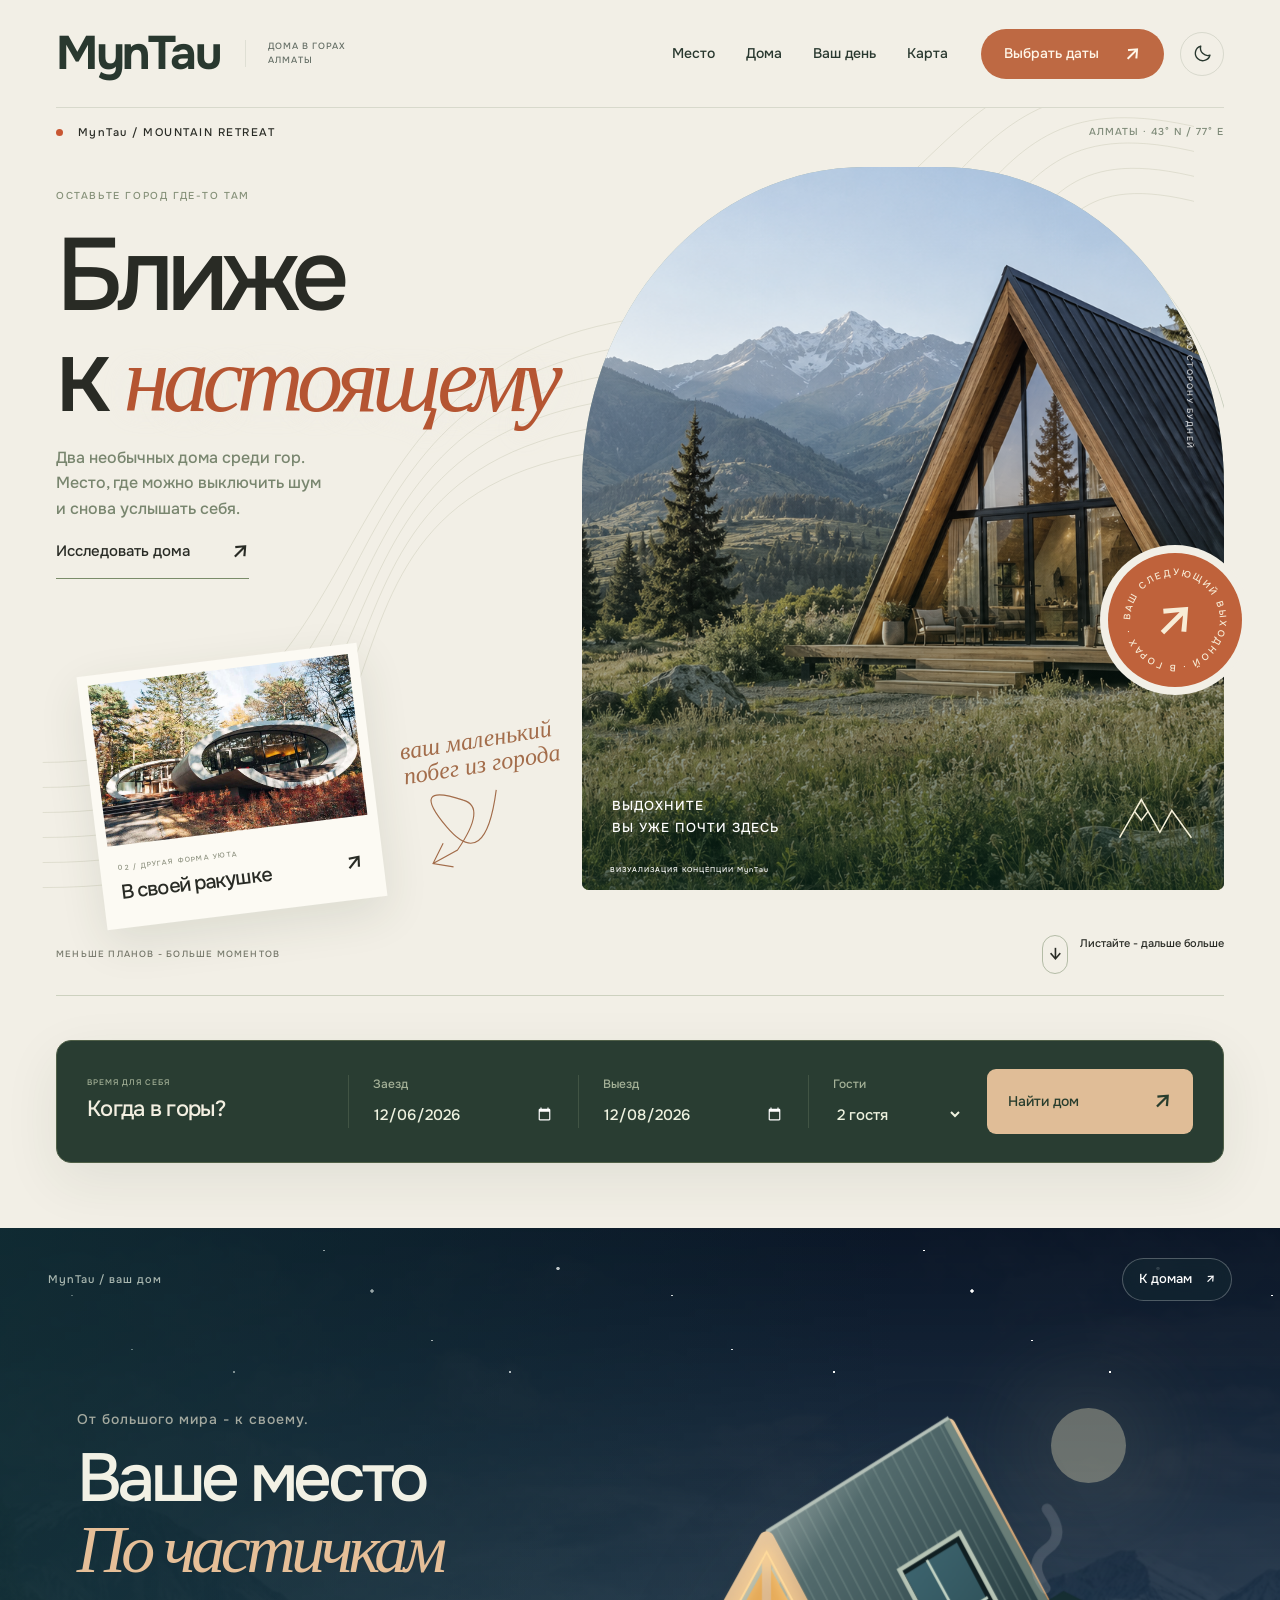
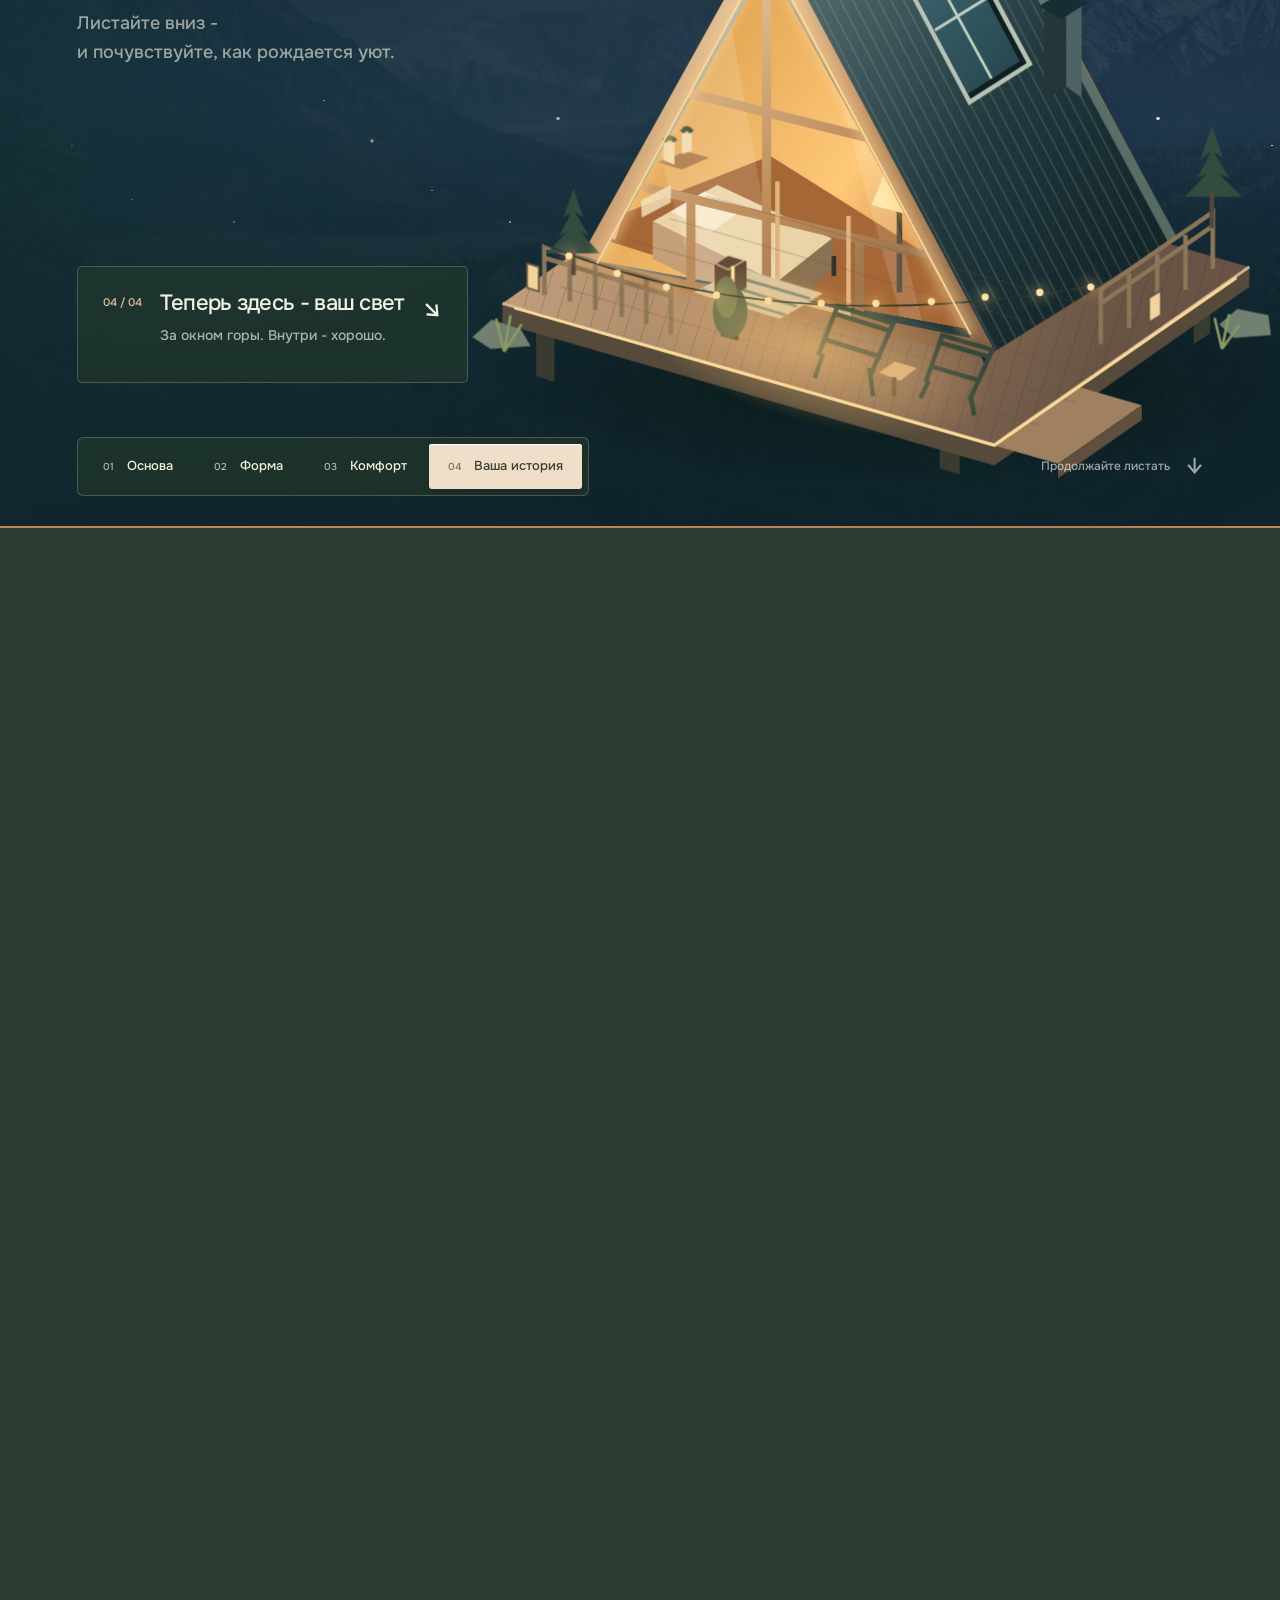
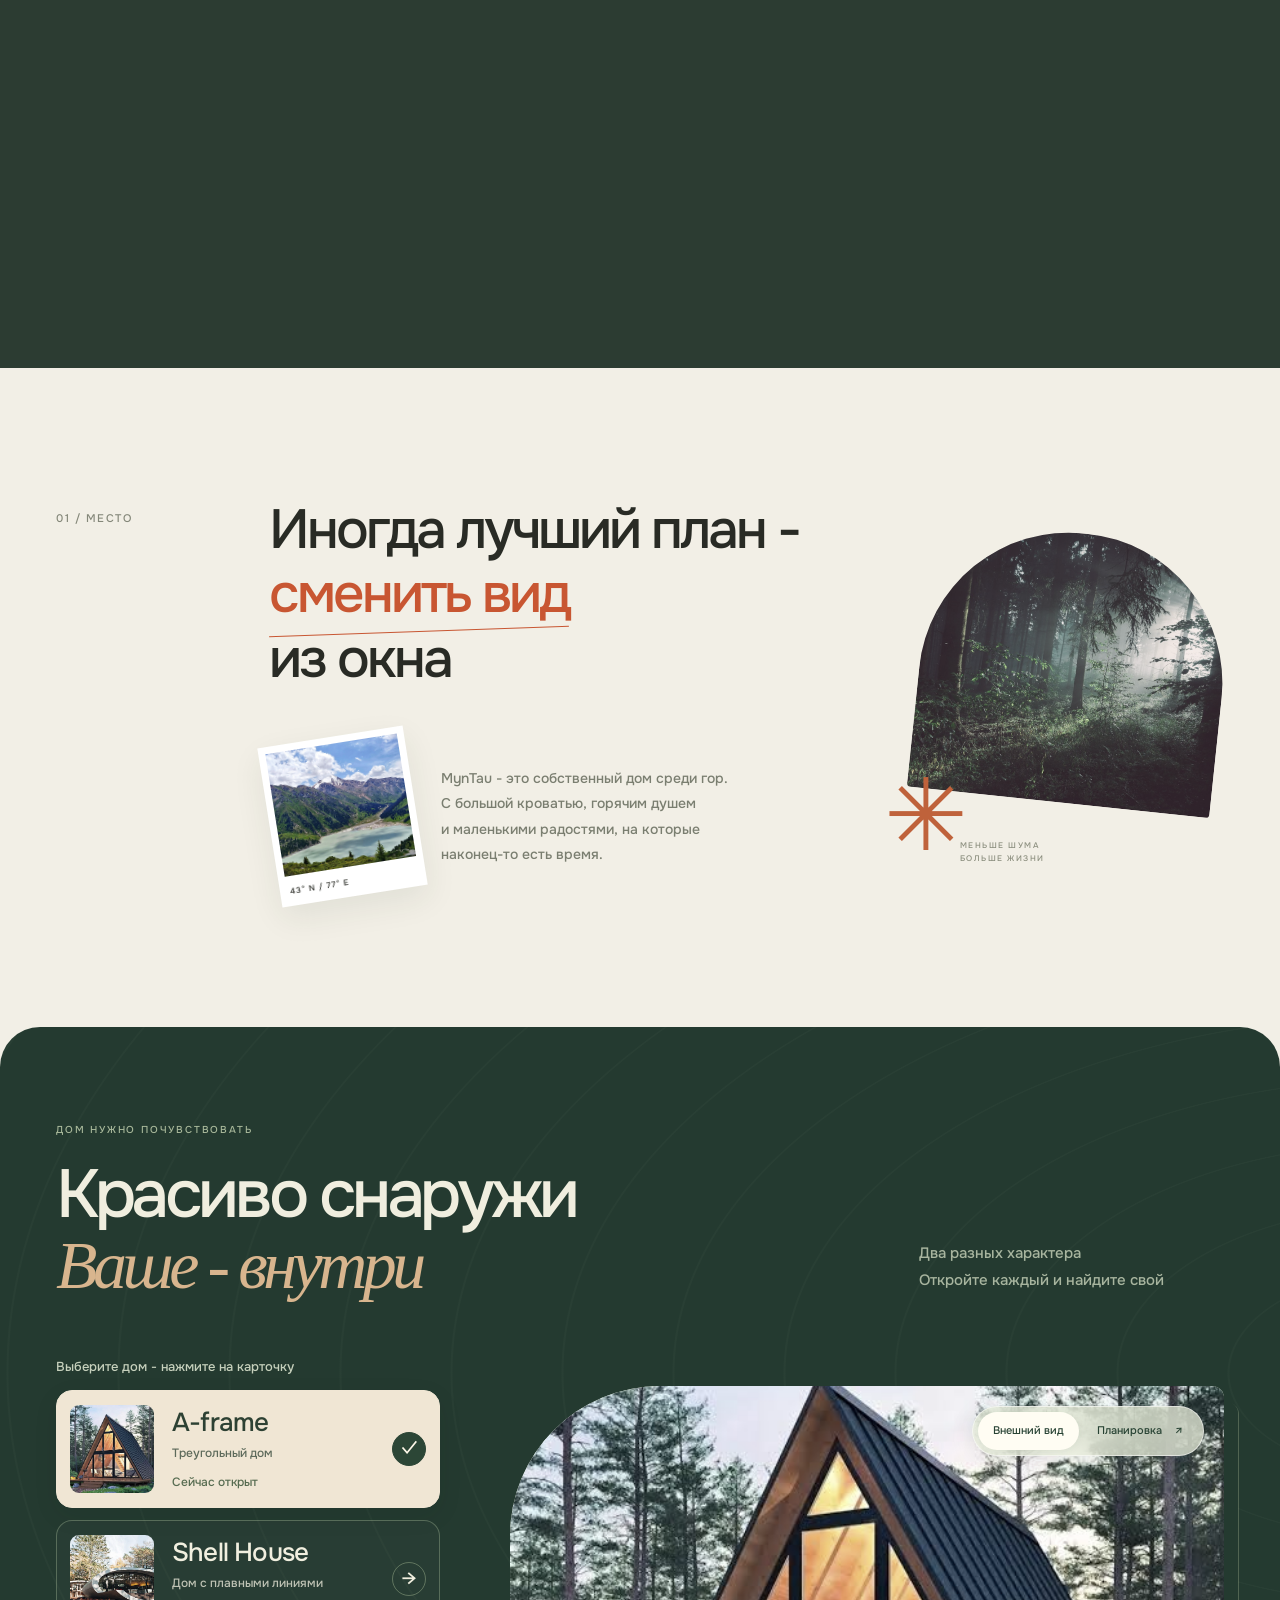
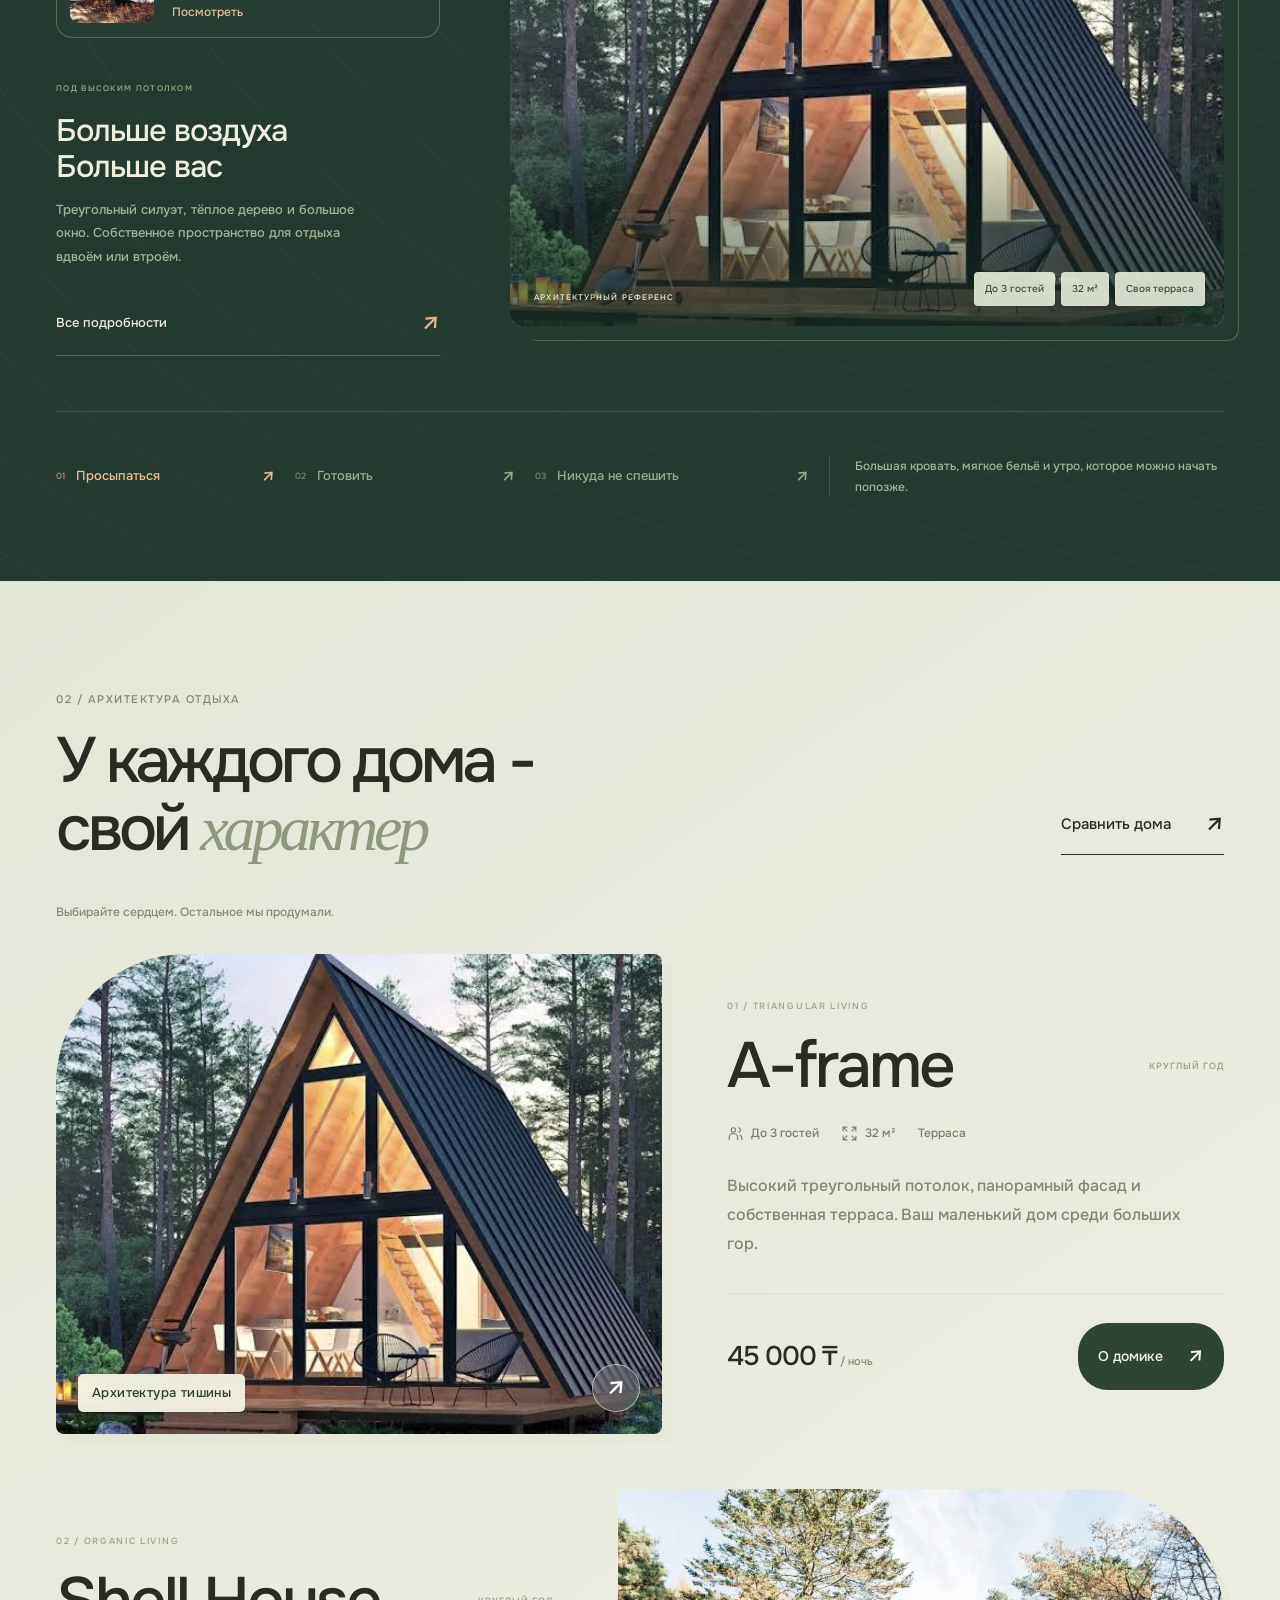
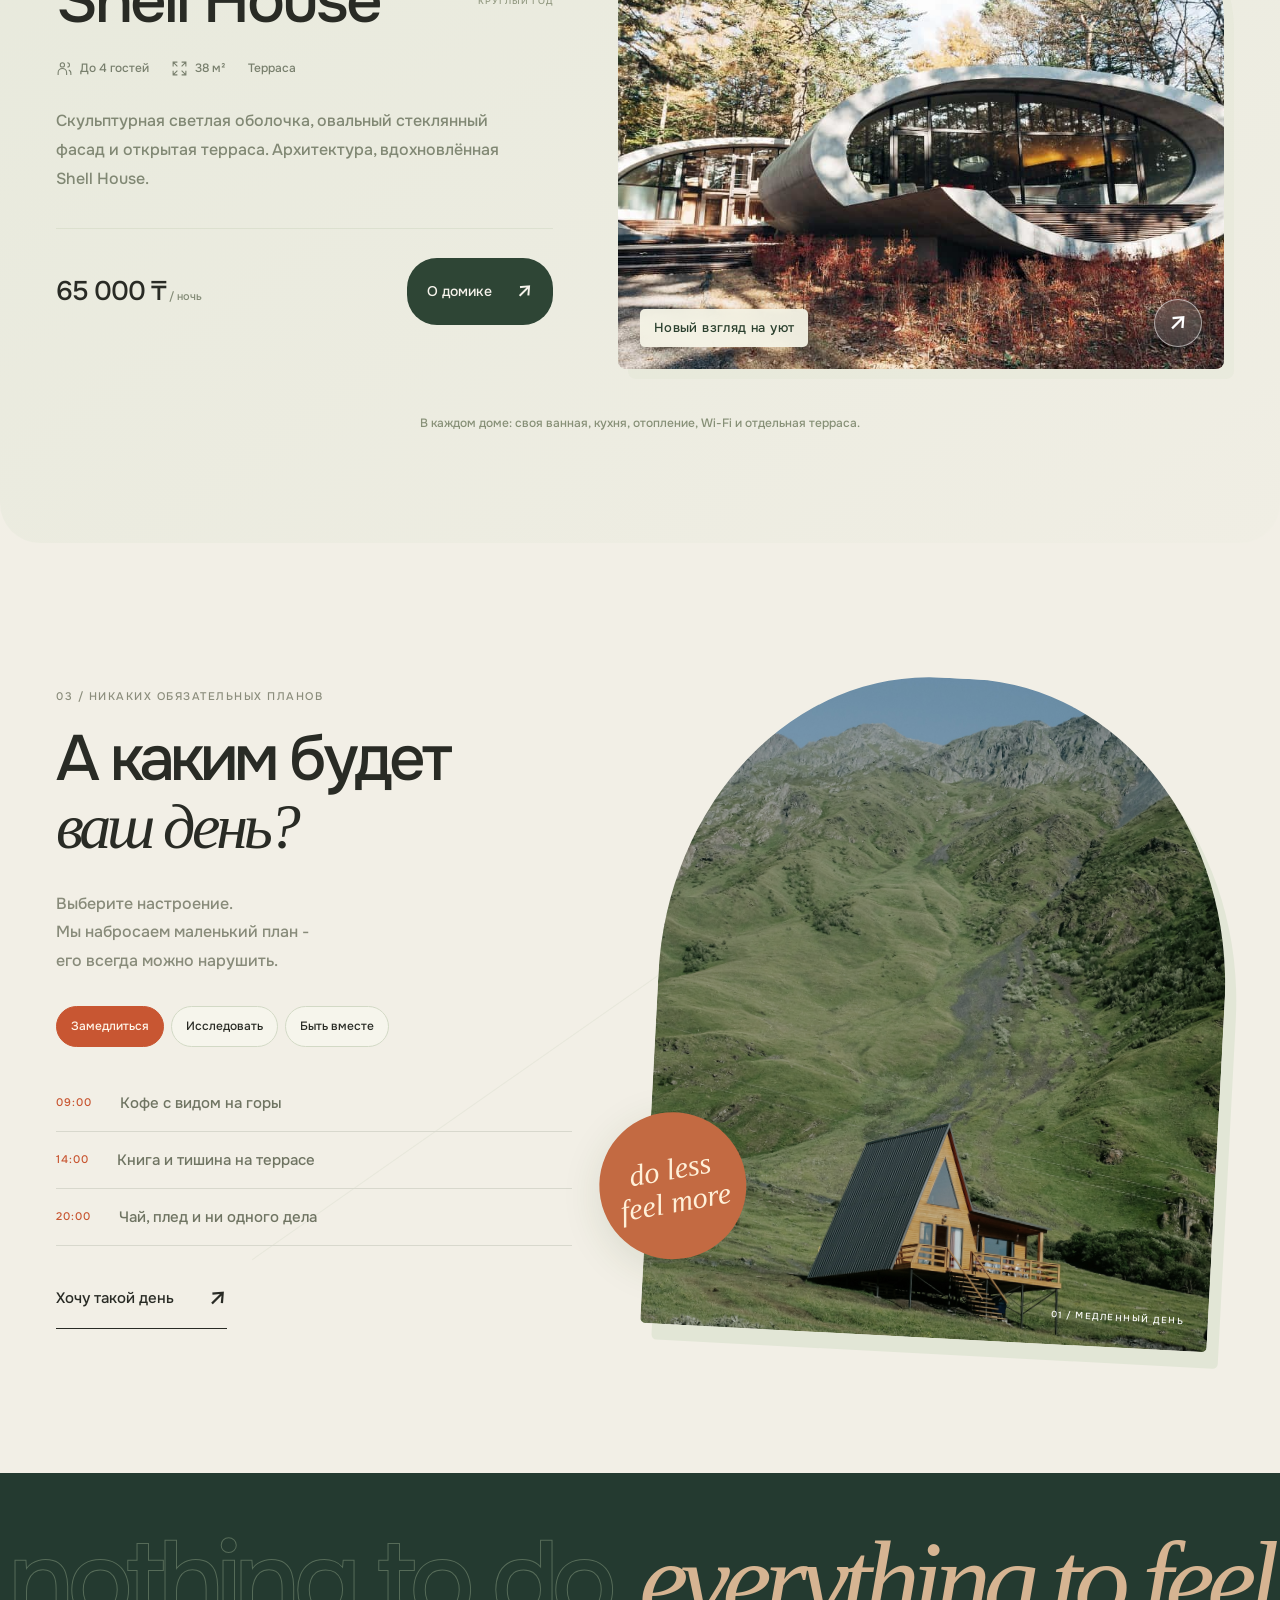
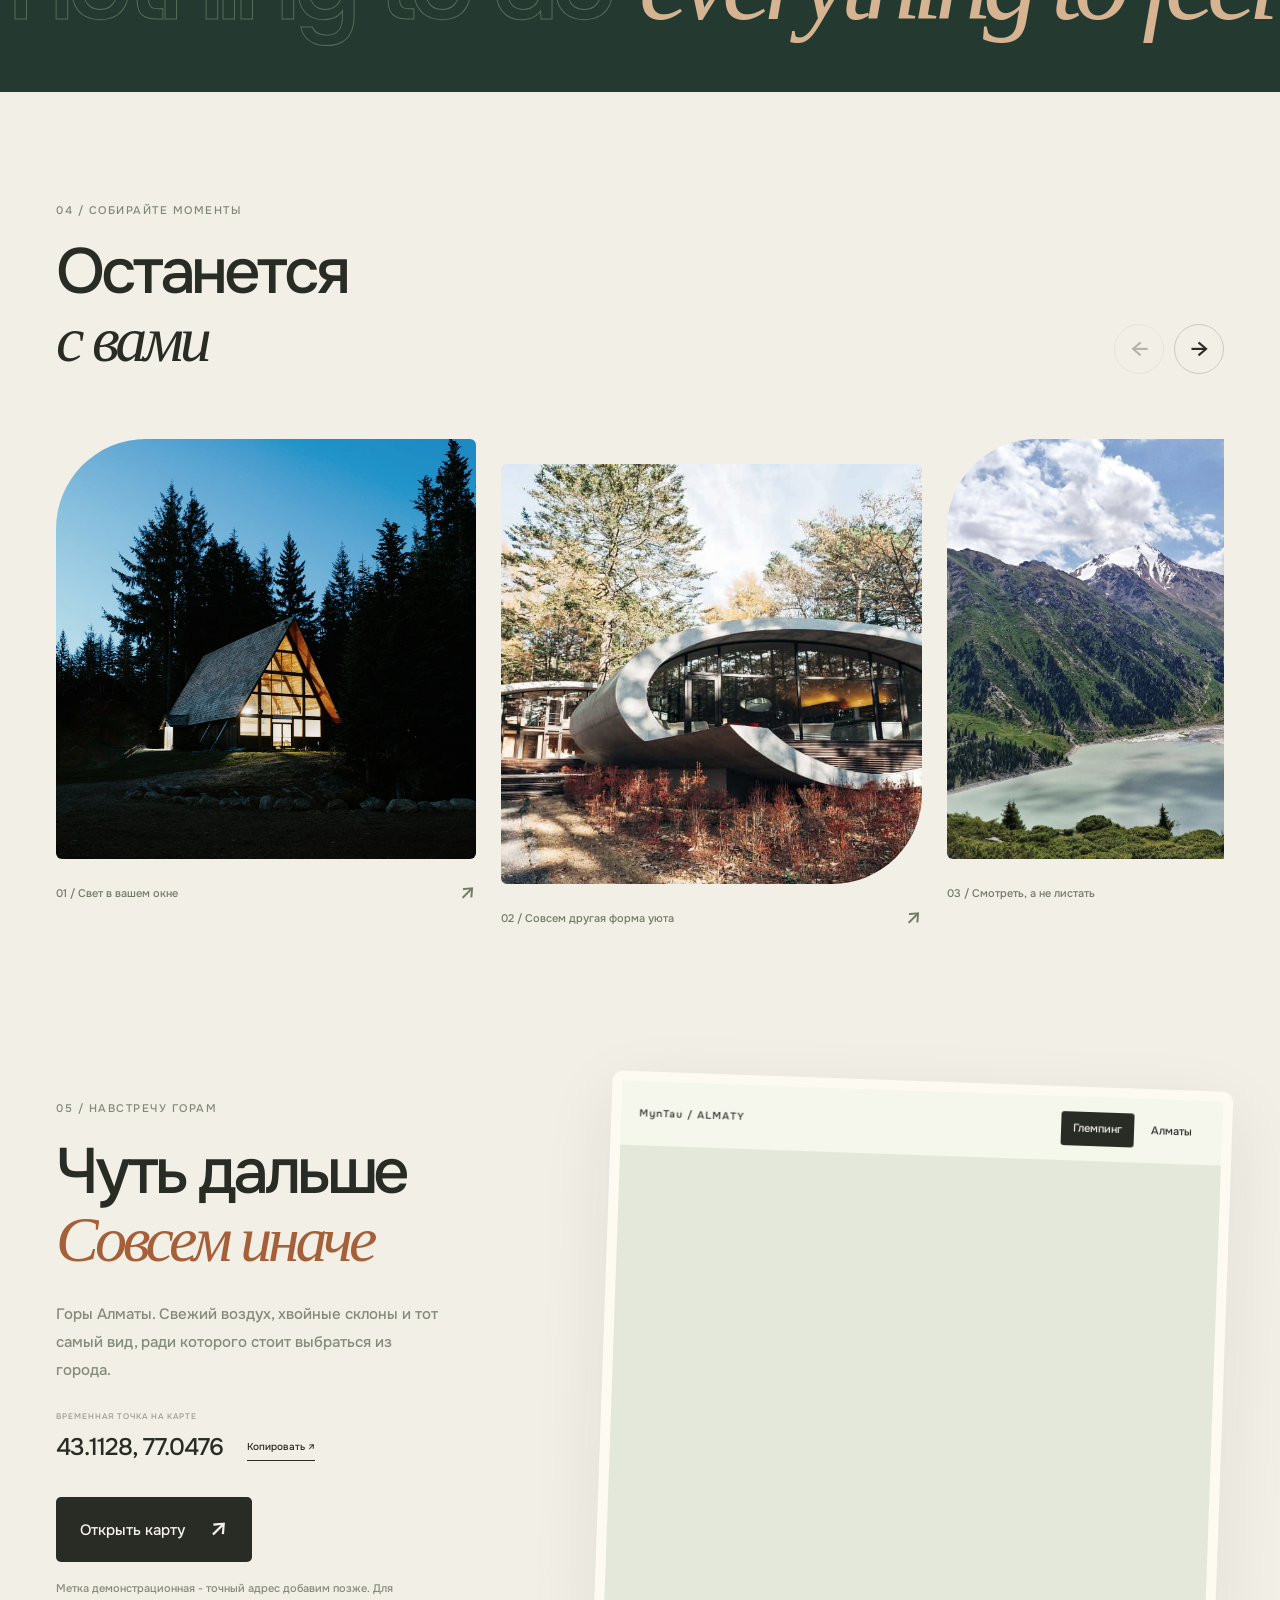
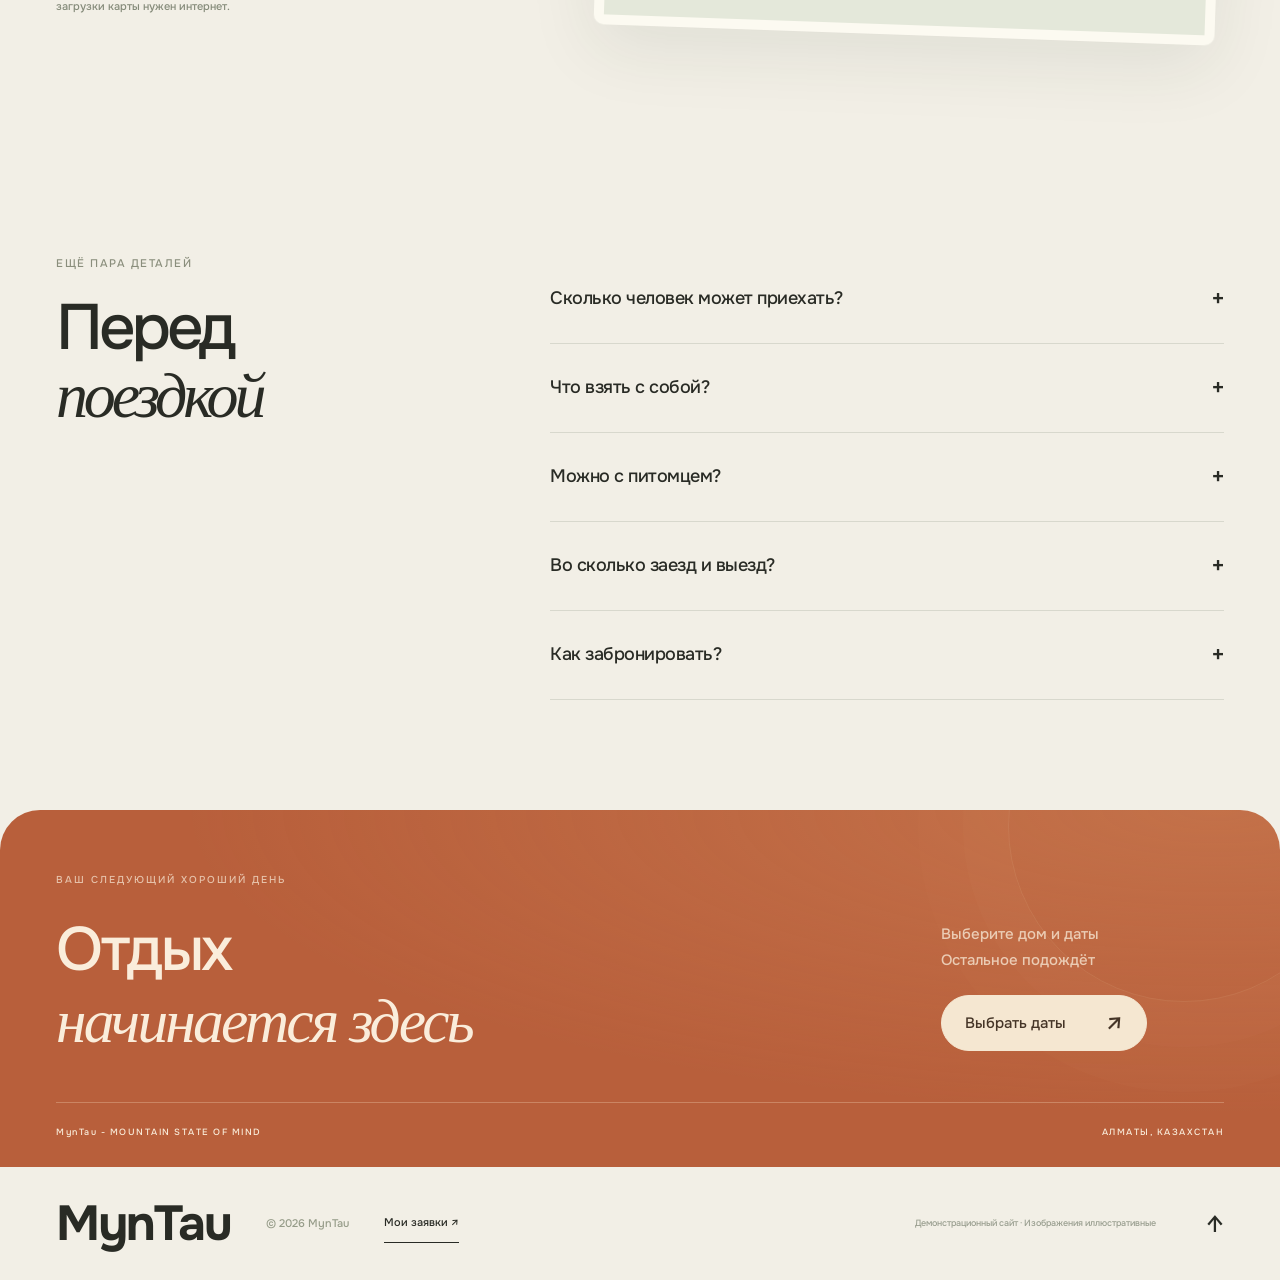
<file: index.html>
<!doctype html>
<html lang="ru"><head><meta charset="UTF-8"><script src="./static-data.js" defer></script><script src="./static-booking.js" defer></script><script src="./theme.js?v=4"></script><meta name="viewport" content="width=device-width,initial-scale=1"><meta name="theme-color" content="#f5f2e9"><meta name="description" content="MynTau - два необычных дома в горах Алматы. Выберите дом, соберите свой день и запланируйте поездку."><title>MynTau - здесь можно просто быть</title><link rel="icon" href="./favicon.svg"><link rel="preload" href="./assets/onest-1.ttf" as="font" type="font/ttf" crossorigin><link rel="preload" href="./assets/retreat-editorial.png" as="image"><link rel="stylesheet" href="./edition.css?v=1"><script src="./edition.js?v=1" defer></script><script src="./app.js?v=11" defer></script><script src="./assembly.js" defer></script><script src="./location-config.js" defer></script><script src="./map.js?v=2" defer></script><link rel="stylesheet" href="./layers.css?v=1"><script src="./layers.js?v=2" defer></script><link rel="stylesheet" href="./theme.css?v=1"><link rel="stylesheet" href="./header.css?v=2"><link rel="stylesheet" href="./mobile.css?v=2"><link rel="stylesheet" href="./house-picker.css?v=1"><link rel="stylesheet" href="./mobile-simple.css?v=2"><script src="./mobile-simple.js?v=1" defer></script></head>
<body class="edition"><div class="page-progress" aria-hidden="true"></div><a class="skip-link" href="#cabins">Перейти к домикам</a>
<header class="header site-header" id="top"><div class="site-header-inner"><a class="brand" href="./#top" aria-label="MynTau - на главную">MynTau</a><span class="brand-note">ДОМА В ГОРАХ<br>АЛМАТЫ</span><nav class="nav" aria-label="Главная навигация"><a href="./#about">Место</a><a href="./#cabins">Дома</a><a href="./#moments">Ваш день</a><a href="./#location">Карта</a></nav><div class="header-actions"><a class="header-book" href="#booking">Выбрать даты <span>↗</span></a><button class="theme-toggle" type="button" aria-label="Включить тёмную тему" aria-pressed="false" title="Сменить тему"><svg class="theme-moon" viewBox="0 0 24 24" fill="none" aria-hidden="true"><path d="M20.5 14A8.5 8.5 0 0 1 10 3.5 8.5 8.5 0 1 0 20.5 14Z" stroke="currentColor" stroke-width="1.6" stroke-linejoin="round"/></svg><svg class="theme-sun" viewBox="0 0 24 24" fill="none" aria-hidden="true"><circle cx="12" cy="12" r="4" stroke="currentColor" stroke-width="1.6"/><path d="M12 2v2m0 16v2M2 12h2m16 0h2M5 5l1.4 1.4m11.2 11.2L19 19M5 19l1.4-1.4M17.6 6.4 19 5" stroke="currentColor" stroke-width="1.6" stroke-linecap="round"/></svg></button><button class="menu-toggle" aria-label="Открыть меню" aria-expanded="false">☰</button></div></div></header>
<main>
<section class="hero layered-hero wrap" aria-labelledby="hero-title">
<svg class="terrain-lines" viewBox="0 0 1400 950" fill="none" aria-hidden="true"><g stroke="currentColor"><path d="M20 900C600 900 210 390 770 370S1110 0 1410 80"/><path d="M20 870C570 870 230 370 760 340S1100-30 1410 50"/><path d="M20 840C540 840 250 350 750 310S1090-60 1410 20"/><path d="M20 810C510 810 270 330 740 280S1080-90 1410-10"/><path d="M20 780C480 780 290 310 730 250S1070-120 1410-40"/><path d="M20 750C450 750 310 290 720 220S1060-150 1410-70"/></g></svg>
<div class="hero-top"><span class="label"><i></i> MynTau / MOUNTAIN RETREAT</span><span class="hero-edition">АЛМАТЫ · 43° N / 77° E</span></div>
<span class="hero-location">ГЛЕМПИНГ В ГОРАХ АЛМАТЫ</span><div class="layer-copy"><span class="layer-kicker">ОСТАВЬТЕ ГОРОД ГДЕ-ТО ТАМ</span><h1 id="hero-title">Ближе<br>к <em>настоящему</em></h1><p><span class="hero-desktop-intro">Два необычных дома среди гор.<br>Место, где можно выключить шум<br>и снова услышать себя.</span><span class="hero-mobile-intro">Своя терраса, большие горы<br>и целые выходные для себя</span></p><a class="layer-main-link" href="#architecture">Исследовать дома <span>↗</span></a></div>
<div class="hero-picture layer-landscape"><img src="./assets/retreat-editorial.png" alt="Визуализация MynTau: домики на солнечном горном склоне" fetchpriority="high"><span class="layer-image-index">01 / ПО ДРУГУЮ СТОРОНУ БУДНЕЙ</span><span class="image-note">ВИЗУАЛИЗАЦИЯ КОНЦЕПЦИИ MynTau</span><div class="landscape-caption"><span>ВЫДОХНИТЕ<br>ВЫ УЖЕ ПОЧТИ ЗДЕСЬ</span><svg viewBox="0 0 70 45" fill="none" aria-hidden="true"><path d="m2 42 20-35 17 30 11-20 18 25M16 18l6 8 6-8" stroke="currentColor" stroke-width="1.4"/></svg></div></div>
<a class="layer-postcard" href="./cabins/shell.html"><img src="./assets/shell-reference.png" alt="Овальная архитектура Shell House"><span><small>02 / ДРУГАЯ ФОРМА УЮТА</small><strong>В своей ракушке</strong><b>↗</b></span></a>
<span class="handwritten" aria-hidden="true">ваш маленький<br>побег из города <svg viewBox="0 0 120 80"><path d="M5 5q100-15 60 45T28 40q0-30 60-10l24 24m-27-5 27 5-3-25" fill="none" stroke="currentColor" stroke-width="1.4"/></svg></span>
<a class="round-book layer-orbit" href="#booking"><svg viewBox="0 0 120 120" aria-hidden="true"><defs><path id="roundtext" d="M60,60m-43,0a43,43 0 1,1 86,0a43,43 0 1,1 -86,0"/></defs><text><textPath href="#roundtext">ВАШ СЛЕДУЮЩИЙ ВЫХОДНОЙ · В ГОРАХ · </textPath></text></svg><span>↗</span><span class="sr-only">Выбрать даты поездки</span></a>
<div class="hero-foot"><span>МЕНЬШЕ ПЛАНОВ - БОЛЬШЕ МОМЕНТОВ</span><a href="#build"><span class="scroll-capsule">↓</span> Листайте - дальше больше</a></div>
</section>
<section class="booking-wrap wrap" id="booking" aria-label="Выбрать даты поездки"><form class="booking-bar" id="search-form"><div class="booking-intro"><span class="label">ВРЕМЯ ДЛЯ СЕБЯ</span><strong>Когда в горы?</strong></div><label class="date-field"><span>Заезд</span><input type="date" id="check-in" required aria-label="Дата заезда"></label><label class="date-field"><span>Выезд</span><input type="date" id="check-out" required aria-label="Дата выезда"></label><label class="guest-field"><span>Гости</span><select id="guests" aria-label="Количество гостей"><option value="2">2 гостя</option><option value="1">1 гость</option><option value="3">3 гостя</option><option value="4">4 гостя</option></select></label><button class="button search-button" type="submit">Найти дом <span>↗</span></button></form><p id="search-error" class="form-error" role="alert"></p></section>
<section class="build-journey" id="build" aria-labelledby="build-title">
<div class="build-stage">
<div class="build-world" aria-hidden="true"><img class="build-mountains" src="./assets/mountains.jpg" alt="" loading="lazy"><div class="build-sunset"></div><div class="build-night"></div><div class="build-stars"></div><div class="build-orb"></div><div class="build-haze"></div></div>
<div class="build-top"><span class="build-brand">MynTau / ваш дом</span><a href="#cabins" class="skip-experience">К домам <span aria-hidden="true">↗</span></a></div>
<div class="build-copy"><span class="eyebrow">От большого мира - к своему.</span><h2 id="build-title">Ваше место<br><span>По частичкам</span></h2><p>Листайте вниз -<br>и почувствуйте, как рождается уют.</p></div>
<div class="cabin-assembly" role="img" aria-label="Объёмный А-фрейм собирается из террасы, каркаса, крыши и стеклянного фасада. В готовом домике загорается тёплый свет.">
<svg class="cabin-model" viewBox="0 0 1040 820" fill="none" xmlns="http://www.w3.org/2000/svg" aria-hidden="true">
<defs>
<linearGradient id="deckWood" x1="180" y1="450" x2="760" y2="730" gradientUnits="userSpaceOnUse"><stop stop-color="#c4a17d"/><stop offset=".5" stop-color="#a07e5f"/><stop offset="1" stop-color="#685344"/></linearGradient>
<linearGradient id="roofMetal" x1="420" y1="190" x2="860" y2="500" gradientUnits="userSpaceOnUse"><stop stop-color="#839594"/><stop offset=".12" stop-color="#536b6d"/><stop offset=".6" stop-color="#22393e"/><stop offset="1" stop-color="#132629"/></linearGradient>
<linearGradient id="glassFront" x1="280" y1="340" x2="670" y2="620" gradientUnits="userSpaceOnUse"><stop stop-color="#cce4e2" stop-opacity=".88"/><stop offset=".38" stop-color="#426c77" stop-opacity=".88"/><stop offset="1" stop-color="#152e32" stop-opacity=".95"/></linearGradient>
<linearGradient id="woodFrame" x1="300" y1="200" x2="600" y2="660" gradientUnits="userSpaceOnUse"><stop stop-color="#f1d5ae"/><stop offset=".55" stop-color="#bf8f5e"/><stop offset="1" stop-color="#866345"/></linearGradient>
<linearGradient id="windowWarm" x1="280" y1="400" x2="650" y2="650" gradientUnits="userSpaceOnUse"><stop stop-color="#e1a553"/><stop offset=".5" stop-color="#ffc979"/><stop offset="1" stop-color="#b66a27"/></linearGradient>
<radialGradient id="lightPool"><stop stop-color="#ffc878" stop-opacity=".55"/><stop offset="1" stop-color="#ffc878" stop-opacity="0"/></radialGradient>
<radialGradient id="modelShadow"><stop stop-color="#07130e" stop-opacity=".65"/><stop offset="1" stop-color="#07130e" stop-opacity="0"/></radialGradient>
<pattern id="deckLines" width="19" height="19" patternUnits="userSpaceOnUse" patternTransform="rotate(17)"><path d="M0 0V19" stroke="#302c23" stroke-opacity=".22" stroke-width="2"/></pattern>
<clipPath id="frontClip"><path d="M236 554 421 226 642 628Z"/></clipPath>
<filter id="warmGlow" x="-100%" y="-100%" width="300%" height="300%"><feGaussianBlur stdDeviation="7"/></filter>
</defs>
<ellipse cx="570" cy="680" rx="450" ry="115" fill="url(#modelShadow)" class="model-shadow"/>
<g class="house-blueprint" stroke="#e4f5e8" stroke-width="1" stroke-dasharray="5 9" opacity=".28"><path d="m130 600 540 155 280-195-540-155Z M220 560 420 200 660 650 860 525 620 75 420 200 M220 560l200-125M660 650 220 560"/><path d="M110 630 665 790 985 565"/><circle cx="420" cy="200" r="7"/><circle cx="660" cy="650" r="7"/><circle cx="220" cy="560" r="7"/></g>
<g class="house-part part-deck">
<path d="M167 622v58l20 6v-58M610 746v35l22 7v-36M889 609v36l18-12v-37M380 514v55l20 5v-54" fill="#383c30"/>
<path d="m130 600 540 155 280-195v22L670 778 130 622Z" fill="#564b3b"/>
<path d="m130 600 280-195 540 155-280 195Z" fill="url(#deckWood)"/>
<path d="m130 600 280-195 540 155-280 195Z" fill="url(#deckLines)"/>
<path d="m130 600 540 155 280-195" stroke="#d5b895" stroke-width="3"/>
<path d="m670 756 70 20 92-64-68-20Z" fill="#9f8160"/><path d="m740 776 0 16 92-64v-16" fill="#604f3d"/>
</g>
<g class="house-part part-frame" stroke="url(#woodFrame)" stroke-width="15" stroke-linejoin="round"><path d="M220 560 420 200 660 650Z"/><path d="M270 529 470 169 710 619M320 498 520 138 760 588M370 467 570 107 810 557M420 435 620 75 860 525Z"/><path d="M420 200 620 75M220 560 420 435M660 650 860 525"/></g>
<g class="house-part part-roof">
<path d="m420 192 200-125 251 461-209 130Z" fill="url(#roofMetal)"/>
<path d="m420 192 242 466v13L413 200Z" fill="#142a2d"/>
<path d="m420 192 200-125" stroke="#b4c0b8" stroke-width="4"/>
<path d="M430.53 185.42l242 466" stroke="#adc4bc" stroke-opacity=".19" stroke-width="2"/><path d="M441.05 178.84l242 466" stroke="#adc4bc" stroke-opacity=".19" stroke-width="2"/><path d="M451.58 172.26l242 466" stroke="#adc4bc" stroke-opacity=".19" stroke-width="2"/><path d="M462.11 165.68l242 466" stroke="#adc4bc" stroke-opacity=".19" stroke-width="2"/><path d="M472.63 159.11l242 466" stroke="#adc4bc" stroke-opacity=".19" stroke-width="2"/><path d="M483.16 152.53l242 466" stroke="#adc4bc" stroke-opacity=".19" stroke-width="2"/><path d="M493.68 145.95l242 466" stroke="#adc4bc" stroke-opacity=".19" stroke-width="2"/><path d="M504.21 139.37l242 466" stroke="#adc4bc" stroke-opacity=".19" stroke-width="2"/><path d="M514.74 132.79l242 466" stroke="#adc4bc" stroke-opacity=".19" stroke-width="2"/><path d="M525.26 126.21l242 466" stroke="#adc4bc" stroke-opacity=".19" stroke-width="2"/><path d="M535.79 119.63l242 466" stroke="#adc4bc" stroke-opacity=".19" stroke-width="2"/><path d="M546.32 113.05l242 466" stroke="#adc4bc" stroke-opacity=".19" stroke-width="2"/><path d="M556.84 106.47l242 466" stroke="#adc4bc" stroke-opacity=".19" stroke-width="2"/><path d="M567.37 99.89l242 466" stroke="#adc4bc" stroke-opacity=".19" stroke-width="2"/><path d="M577.89 93.32l242 466" stroke="#adc4bc" stroke-opacity=".19" stroke-width="2"/><path d="M588.42 86.74l242 466" stroke="#adc4bc" stroke-opacity=".19" stroke-width="2"/><path d="M598.95 80.16l242 466" stroke="#adc4bc" stroke-opacity=".19" stroke-width="2"/><path d="M609.47 73.58l242 466" stroke="#adc4bc" stroke-opacity=".19" stroke-width="2"/>
<path d="m620 67 251 461-10 5L615 75Z" fill="#9bad9e" opacity=".5"/><path d="m566 234 66-41 77 144-66 42Z" fill="#101f22" stroke="#b6c4b5" stroke-width="5"/><path d="m572 239 57-35 69 130-57 36Z" fill="url(#glassFront)"/><path d="m596 223 71 130M605 300l58-36" stroke="#c2d3c4" stroke-width="3"/><g transform="translate(45 60)"><path d="m680 317 0-100 24-14 0 99Z" fill="#23373b"/><path d="m704 203 17 8v103l-17-12Z" fill="#4d6364"/><path d="m674 214 27-17 26 13-28 18Z" fill="#162e32"/><path d="M681 194q-20-28 2-43t0-44" stroke="#ffffff24" stroke-width="12" stroke-linecap="round"/></g>
</g>
<g class="house-part part-glass">
<path d="M220 560 420 200 660 650Z" fill="url(#glassFront)"/>
<g clip-path="url(#frontClip)">
<path d="m200 512 290-180 280 210-133 100Z" fill="#183231"/>
<path d="m210 547 211-92 253 158-44 39Z" fill="#796044"/>
<g class="interior-warm"><path d="M220 560 420 200 660 650Z" fill="url(#windowWarm)"/><path d="m213 521 211-83 250 157v71Z" fill="#a56736"/><path d="m295 510 71-40 126 59-61 48Z" fill="#ead3a6"/><path d="m295 510 136 67v42l-136-68Z" fill="#c4a078"/><path d="m431 577 61-48v34l-61 56Z" fill="#8b7252"/><path d="m315 499 37-22 42 20-35 25Z" fill="#f8e8cb"/><path d="M566 496v92" stroke="#443e2b" stroke-width="6"/><path d="m535 492 20-47 23 6 23 58Z" fill="#ffe5a4"/><path d="m250 529 96-290" stroke="#ffdf96" stroke-width="8" opacity=".7"/>
</g>
<path d="m252 248 110-60 87 485-80 8Z" fill="white" opacity=".13"/><path d="m450 190 30-14 125 500-22-3Z" fill="white" opacity=".13"/>
</g>
<path d="M220 560 420 200 660 650Z" stroke="url(#woodFrame)" stroke-width="17" stroke-linejoin="round"/>
<path d="M420 215v384M327 367l204 51M271 469l328 79M337 488v96M522 530v94" stroke="url(#woodFrame)" stroke-width="10"/>
<path d="M432 466v126l78 20V504" stroke="#dfb57f" stroke-width="5"/><path d="M494 548v22" stroke="#2e3227" stroke-width="5"/>
</g>
<g class="house-part part-details">
<path d="m176 591 0-53 139 42v54M176 550l139 42M204 548v50M232 557v50M261 565v50M288 573v50M787 645v-60l123-85v62M787 600l123-85M818 567v60M849 546v60M880 525v60" stroke="#8b7657" stroke-width="5"/>
<g stroke="#32483d" stroke-width="5"><path d="m477 657 21-54 61 19-25 57M497 612l61 19M485 640l61 19M482 655l-9 27M533 671l4 31"/><path d="m595 686 18-51 55 16-25 55M610 643l55 16M600 669l55 16M598 685l-9 19M644 701l4 22"/></g>
<path d="m543 676 18-12 24 7-18 14Z" fill="#d5af7b"/><path d="M560 681v21" stroke="#665038" stroke-width="5"/>
<g stroke="#71543a" stroke-width="1" opacity=".35"><path d="m155 606 527 150m-488-174 526 152m-486-177 526 152m-486-177 526 152m-486-177 526 152m-486-177 526 152"/></g><path d="m340 588 95 29 47-28-92-28Z" fill="#d8c8a4"/><path d="m349 585 92 28m-78-37 90 27m-76-35 91 27" stroke="#788774" stroke-width="3"/><path d="m363 558 15-10 20 6v29l-20 10-15-5Z" fill="#614c38"/><path d="m365 557 13 6 17-10" stroke="#c3a77d" stroke-width="2"/><path d="m383 559 0 20" stroke="#ffe1a0" stroke-width="4"/><path d="m300 445 32-12 25 7-30 13Z" fill="#b38759"/><path d="M307 443v-20h12v25m8-12v-23h11v20" fill="#f1dfb3"/><path d="M307 422q8-8 13 0M327 412q5-8 11 0" stroke="#45604a" stroke-width="5"/><path d="m282 487 33-17 0 19-32 17Z" fill="#f6e6c2" opacity=".8"/>
<g fill="#f2d49a" stroke="#5e5540" stroke-width="2"><path d="m157 583 13 4v-27l-13-4Z"/><path d="m840 621 13-8v-27l-13 8Z"/></g>
<g fill="#334c40"><path d="m879 483 24-25-10 4 15-28-11 6 12-35 12 35-10-6 17 28-11-4 25 25Z"/><path d="m178 545 22-23-8 4 14-26-9 6 11-32 11 32-9-6 15 26-9-4 21 23Z"/></g><g stroke="#54483b" stroke-width="5"><path d="M909 476v41M208 540v29"/></g><g fill="#718071"><path d="m97 637 21-19 32 10 11 19-44 3Z"/><path d="m917 623 20-17 34 7 3 22-41 3Z"/></g><g stroke="#8b9a63" stroke-width="3"><path d="m132 653-9-36m9 36 7-40m-7 40 19-30M920 650l-8-34m8 34 8-38m-8 38 19-26"/></g>
<path d="M370 612v24l19 5v-24" fill="#383f31"/><ellipse cx="380" cy="609" rx="19" ry="29" fill="#4c6245"/><ellipse cx="376" cy="593" rx="12" ry="23" fill="#6e7950"/>
</g>
<g class="house-lights"><path d="M176 535Q430 642 787 580" stroke="#28362b" stroke-width="2"/><circle cx="203" cy="548" r="4" fill="#ffe6ac"/><circle cx="203" cy="548" r="9" fill="#ffd089" opacity=".3" filter="url(#warmGlow)"/><circle cx="256" cy="567" r="4" fill="#ffe6ac"/><circle cx="256" cy="567" r="9" fill="#ffd089" opacity=".3" filter="url(#warmGlow)"/><circle cx="310" cy="582" r="4" fill="#ffe6ac"/><circle cx="310" cy="582" r="9" fill="#ffd089" opacity=".3" filter="url(#warmGlow)"/><circle cx="365" cy="591" r="4" fill="#ffe6ac"/><circle cx="365" cy="591" r="9" fill="#ffd089" opacity=".3" filter="url(#warmGlow)"/><circle cx="422" cy="597" r="4" fill="#ffe6ac"/><circle cx="422" cy="597" r="9" fill="#ffd089" opacity=".3" filter="url(#warmGlow)"/><circle cx="480" cy="600" r="4" fill="#ffe6ac"/><circle cx="480" cy="600" r="9" fill="#ffd089" opacity=".3" filter="url(#warmGlow)"/><circle cx="540" cy="600" r="4" fill="#ffe6ac"/><circle cx="540" cy="600" r="9" fill="#ffd089" opacity=".3" filter="url(#warmGlow)"/><circle cx="601" cy="598" r="4" fill="#ffe6ac"/><circle cx="601" cy="598" r="9" fill="#ffd089" opacity=".3" filter="url(#warmGlow)"/><circle cx="660" cy="593" r="4" fill="#ffe6ac"/><circle cx="660" cy="593" r="9" fill="#ffd089" opacity=".3" filter="url(#warmGlow)"/><circle cx="720" cy="588" r="4" fill="#ffe6ac"/><circle cx="720" cy="588" r="9" fill="#ffd089" opacity=".3" filter="url(#warmGlow)"/><circle cx="776" cy="582" r="4" fill="#ffe6ac"/><circle cx="776" cy="582" r="9" fill="#ffd089" opacity=".3" filter="url(#warmGlow)"/><ellipse cx="469" cy="652" rx="208" ry="80" fill="url(#lightPool)" transform="rotate(16 469 652)"/><path d="m234 556 186-342 224 420" stroke="#ffd695" stroke-width="7" filter="url(#warmGlow)"/><path d="m234 556 186-342 224 420" stroke="#ffdb9c" stroke-width="2"/><path d="m143 605 527 151 266-184" stroke="#ffdc96" stroke-width="3"/></g>
</svg>
</div>
<div class="build-caption glass-panel"><span class="stage-number" id="stage-number">01 / 04</span><div><h3 id="stage-title">Всё начинается с места</h3><p id="stage-description">Своя терраса. Весь мир вокруг.</p></div><span class="stage-symbol" aria-hidden="true">↘</span></div>
<div class="build-bottom"><div class="build-chapters" role="group" aria-label="Этапы появления домика"><button data-build-step="0" class="active" aria-pressed="true"><span>01</span> Основа</button><button data-build-step="1" aria-pressed="false"><span>02</span> Форма</button><button data-build-step="2" aria-pressed="false"><span>03</span> Комфорт</button><button data-build-step="3" aria-pressed="false"><span>04</span> Ваша история</button></div><span class="build-scroll-hint">Продолжайте листать <span>↓</span></span></div>
<div class="build-progress" aria-hidden="true"><span></span></div>
</div>
</section>
<section class="manifesto wrap section" id="about"><span class="label section-index">01 / МЕСТО</span><div class="manifesto-content"><h2>Иногда лучший план -<br><span>сменить вид</span><br>из окна</h2><div class="manifesto-bottom"><div class="mini-scene"><img src="./assets/almaty.jpg" alt="Озеро среди гор Алматы" loading="lazy"><span>43° N / 77° E</span></div><p>MynTau - это собственный дом среди гор.<br>С большой кроватью, горячим душем<br>и маленькими радостями, на которые<br>наконец-то есть время.</p></div></div><div class="manifesto-side"><img class="manifesto-forest" src="./assets/forest.jpg" alt="Свет среди деревьев" loading="lazy"><span class="outline-sun" aria-hidden="true">✳</span><span>МЕНЬШЕ ШУМА<br>БОЛЬШЕ ЖИЗНИ</span></div></section>
<section class="architecture-lab" id="architecture" aria-labelledby="lab-heading"><div class="wrap"><div class="lab-heading"><span class="label">ДОМ НУЖНО ПОЧУВСТВОВАТЬ</span><h2 id="lab-heading">Красиво снаружи<br><em>Ваше - внутри</em></h2><p>Два разных характера<br>Откройте каждый и найдите свой</p></div><div class="lab-layout"><div class="lab-controls"><p class="mobile-control-hint">Выберите дом - нажмите на карточку</p><div class="lab-house-tabs" role="group" aria-label="Выберите дом для просмотра"><button type="button" class="house-choice active" data-lab-house="aframe" aria-pressed="true" aria-controls="lab-exterior-image"><img src="./assets/aframe-reference.png" alt="" loading="lazy"><span class="house-choice-copy"><strong>A-frame</strong><em>Треугольный дом</em><span class="house-choice-state">Сейчас открыт</span></span><span class="house-choice-arrow" aria-hidden="true">✓</span></button><button type="button" class="house-choice" data-lab-house="shell" aria-pressed="false" aria-controls="lab-exterior-image"><img src="./assets/shell-reference.png" alt="" loading="lazy"><span class="house-choice-copy"><strong>Shell House</strong><em>Дом с плавными линиями</em><span class="house-choice-state">Посмотреть</span></span><span class="house-choice-arrow" aria-hidden="true">→</span></button></div><div class="lab-description" aria-live="polite"><span class="lab-caption">ПОД ВЫСОКИМ ПОТОЛКОМ</span><h3>Больше воздуха<br>Больше вас</h3><p>Треугольный силуэт, тёплое дерево и большое окно. Собственное пространство для отдыха вдвоём или втроём.</p></div><a id="lab-house-link" class="lab-house-link" href="./cabins/a-frame.html">Все подробности <span>↗</span></a></div><div class="lab-stage"><div class="lab-view-tabs" role="group" aria-label="Режим обзора"><button class="active" data-lab-view="outside" aria-pressed="true">Внешний вид</button><button data-lab-view="plan" aria-pressed="false">Планировка <span>↗</span></button></div><div class="lab-exterior"><img id="lab-exterior-image" src="./assets/aframe-reference.png" alt="Внешний вид A-frame" loading="lazy"><span class="lab-photo-note">АРХИТЕКТУРНЫЙ РЕФЕРЕНС</span></div><div class="lab-plan" data-lab-plan="aframe" hidden><div class="plan-drawing"><svg viewBox="0 0 580 420" role="img" aria-label="Схематичная планировка: кровать, мини-кухня, ванная и терраса"><defs><pattern id="lab-a-frame-planks" width="18" height="18" patternUnits="userSpaceOnUse"><path d="M0 0V18" stroke="#d9dfcd" stroke-width="1"/></pattern></defs><rect x="45" y="30" width="490" height="355" rx="8" fill="#e8eddc" stroke="#96a783" stroke-width="3"/><rect x="65" y="49" width="450" height="272" rx="2" fill="#fafbf6" stroke="#536b4e" stroke-width="5"/><path d="M65 321h450" stroke="#acc6c2" stroke-width="7"/><rect x="185" y="83" width="137" height="166" rx="8" fill="#e4dfcc" stroke="#9da38d" stroke-width="2"/><path d="M185 127h137" stroke="#a3aa94"/><rect x="196" y="94" width="50" height="28" rx="7" fill="#fff"/><rect x="256" y="94" width="52" height="28" rx="7" fill="#fff"/><path d="M185 219h137" stroke="#9ea98a" stroke-width="7"/><rect x="383" y="80" width="90" height="93" rx="6" fill="#dbe5db" stroke="#8fa28b"/><circle cx="429" cy="117" r="17" stroke="#8fa28b" fill="#f4f7f0"/><path d="M382 185h101v33H382Z" fill="#cbd7b9" stroke="#8fa28b"/><circle cx="403" cy="201" r="8" stroke="#8fa28b"/><circle cx="426" cy="201" r="8" stroke="#8fa28b"/><circle cx="422" cy="264" r="27" fill="#dccaa4" stroke="#9da38d"/><text x="253" y="280" text-anchor="middle">Спальная зона</text><text x="429" y="154" text-anchor="middle" font-size="12">Ванная</text><text x="290" y="360" text-anchor="middle">ТЕРРАСА</text><path d="M120 318v-32m337 32v-24" stroke="#678271" stroke-width="3"/></svg><span>Концептуальная схема · без масштаба</span></div></div><div class="lab-plan" data-lab-plan="shell" hidden><div class="plan-drawing"><svg viewBox="0 0 580 420" role="img" aria-label="Схематичная планировка: кровать, диван, мини-кухня, ванная и терраса"><defs><pattern id="lab-shell-planks" width="18" height="18" patternUnits="userSpaceOnUse"><path d="M0 0V18" stroke="#d9dfcd" stroke-width="1"/></pattern></defs><rect x="45" y="30" width="490" height="355" rx="130" fill="#e8eddc" stroke="#96a783" stroke-width="3"/><rect x="65" y="49" width="450" height="272" rx="95" fill="#fafbf6" stroke="#536b4e" stroke-width="5"/><path d="M65 321h450" stroke="#acc6c2" stroke-width="7"/><rect x="185" y="83" width="137" height="166" rx="8" fill="#e4dfcc" stroke="#9da38d" stroke-width="2"/><path d="M185 127h137" stroke="#a3aa94"/><rect x="196" y="94" width="50" height="28" rx="7" fill="#fff"/><rect x="256" y="94" width="52" height="28" rx="7" fill="#fff"/><path d="M185 219h137" stroke="#9ea98a" stroke-width="7"/><rect x="383" y="80" width="90" height="93" rx="6" fill="#dbe5db" stroke="#8fa28b"/><circle cx="429" cy="117" r="17" stroke="#8fa28b" fill="#f4f7f0"/><path d="M382 185h101v33H382Z" fill="#cbd7b9" stroke="#8fa28b"/><circle cx="403" cy="201" r="8" stroke="#8fa28b"/><circle cx="426" cy="201" r="8" stroke="#8fa28b"/><rect x="372" y="250" width="111" height="48" rx="9" fill="#c4cba7" stroke="#83956d"/><path d="M410 250v48m36-48v48" stroke="#83956d"/><text x="253" y="280" text-anchor="middle">Спальная зона</text><text x="429" y="154" text-anchor="middle" font-size="12">Ванная</text><text x="290" y="360" text-anchor="middle">ТЕРРАСА</text><path d="M120 318v-32m337 32v-24" stroke="#678271" stroke-width="3"/></svg><span>Концептуальная схема · без масштаба</span></div></div><div class="lab-spec"><span id="lab-capacity">До 3 гостей</span><span id="lab-area">32 м²</span><span>Своя терраса</span></div></div></div><details class="mobile-extras" open><summary>Что есть в доме <span aria-hidden="true">+</span></summary><div class="lab-zones" role="group" aria-label="Исследовать удобства"><p class="mobile-control-hint">Маленькие радости внутри</p><button class="active" aria-controls="lab-zone-copy" data-lab-zone="sleep" aria-pressed="true"><span>01</span> Просыпаться <b>↗</b></button><button aria-controls="lab-zone-copy" data-lab-zone="cook" aria-pressed="false"><span>02</span> Готовить <b>↗</b></button><button aria-controls="lab-zone-copy" data-lab-zone="terrace" aria-pressed="false"><span>03</span> Никуда не спешить <b>↗</b></button><p id="lab-zone-copy" aria-live="polite">Большая кровать, мягкое бельё и утро, которое можно начать попозже.</p></div></details></div></section>
<section class="stays section" id="cabins"><div class="wrap"><div class="section-heading"><div><span class="label">02 / АРХИТЕКТУРА ОТДЫХА</span><h2>У каждого дома -<br>свой <em>характер</em></h2></div><button class="compare-trigger text-link" type="button">Сравнить дома <span>↗</span></button></div><div class="cabins-toolbar"><p id="availability-note">Выбирайте сердцем. Остальное мы продумали.</p></div><div id="cabin-grid" class="cabin-grid"></div><div id="empty-state" class="empty-state" hidden>На эти даты нет подходящего дома. Попробуйте другие даты или число гостей.</div><button id="reset-search" class="text-link" hidden>Сбросить даты ↗</button><p class="included-note">В каждом доме: своя ванная, кухня, отопление, Wi-Fi и отдельная терраса.</p></div></section>
<section class="day-builder section wrap" id="moments"><div class="day-builder-heading"><span class="label">03 / НИКАКИХ ОБЯЗАТЕЛЬНЫХ ПЛАНОВ</span><h2>А каким будет<br><em>ваш день?</em></h2><p>Выберите настроение.<br>Мы набросаем маленький план -<br>его всегда можно нарушить.</p><div class="mood-tabs" role="group" aria-label="Настроение вашего дня"><button data-mood="slow" aria-pressed="true" class="active">Замедлиться</button><button data-mood="explore" aria-pressed="false">Исследовать</button><button data-mood="together" aria-pressed="false">Быть вместе</button></div><div class="day-plan" aria-live="polite"><div><span>09:00</span><p>Кофе с видом на горы</p></div><div><span>14:00</span><p>Книга и тишина на террасе</p></div><div><span>20:00</span><p>Чай, плед и ни одного дела</p></div></div><a href="#booking" class="text-link">Хочу такой день <span>↗</span></a></div><div class="day-builder-photo"><img id="mood-image" src="./assets/hero.jpg" alt="Медленное утро с видом на горы" loading="lazy"><span class="mood-sticker" id="mood-sticker">do less<br>feel more</span><span class="day-photo-number" id="mood-number">01 / МЕДЛЕННЫЙ ДЕНЬ</span></div></section>


<div class="landscape-divider" aria-hidden="true"><span>nothing to do</span><em>everything to feel</em></div><section class="gallery-section section wrap" id="gallery"><div class="section-heading"><div><span class="label">04 / СОБИРАЙТЕ МОМЕНТЫ</span><h2>Останется<br><em>с вами</em></h2></div><div class="gallery-controls"><button class="gallery-back" aria-label="Прокрутить фотографии назад">←</button><button class="gallery-forward" aria-label="Прокрутить фотографии вперёд">→</button></div></div><div class="filmstrip" tabindex="0" aria-label="Фотографии места"><button data-photo="./assets/cover.jpg" data-caption="Вечер в лесу - иллюстративное фото"><img src="./assets/cover.jpg" alt="Домик с тёплым светом среди деревьев" loading="lazy"><span>01 / Свет в вашем окне <b>↗</b></span></button><button data-photo="./assets/shell-reference.png" data-caption="Shell House - архитектурный референс"><img src="./assets/shell-reference.png" alt="Овальный дом Shell House" loading="lazy"><span>02 / Совсем другая форма уюта <b>↗</b></span></button><button data-photo="./assets/almaty.jpg" data-caption="Природа Алматинских гор"><img src="./assets/almaty.jpg" alt="Большое Алматинское озеро" loading="lazy"><span>03 / Смотреть, а не листать <b>↗</b></span></button><button data-photo="./assets/forest.jpg" data-caption="Лесные прогулки - атмосфера отдыха"><img src="./assets/forest.jpg" alt="Солнечная тропа в лесу" loading="lazy"><span>04 / Ваш маршрут без спешки <b>↗</b></span></button></div></section>
<section class="map-section section wrap" id="location"><div class="map-copy"><span class="label">05 / НАВСТРЕЧУ ГОРАМ</span><h2>Чуть дальше<br><em>Совсем иначе</em></h2><p>Горы Алматы. Свежий воздух, хвойные склоны и тот самый вид, ради которого стоит выбраться из города.</p><div class="coordinates"><span>ВРЕМЕННАЯ ТОЧКА НА КАРТЕ</span><strong id="map-coordinates">43.1128, 77.0476</strong><button id="copy-coordinates" class="text-link">Копировать ↗</button><span id="coordinate-status" role="status"></span></div><a id="map-external" class="button" target="_blank" rel="noopener" href="https://www.openstreetmap.org">Открыть карту <span>↗</span></a><p class="map-note">Метка демонстрационная - точный адрес добавим позже. Для загрузки карты нужен интернет.</p></div><div class="map-panel"><div class="map-toolbar"><span>MynTau / ALMATY</span><div role="group" aria-label="Область карты"><button data-map="camp" aria-pressed="true" class="active">Глемпинг</button><button data-map="city" aria-pressed="false">Алматы</button></div></div><iframe id="region-map" title="Карта с временной меткой глемпинга в горах Алматы" loading="lazy"></iframe></div></section>
<section class="faq-section section wrap" id="faq"><div><span class="label">ЕЩЁ ПАРА ДЕТАЛЕЙ</span><h2>Перед<br><em>поездкой</em></h2></div><div class="faq-list"><details><summary>Сколько человек может приехать?<span>+</span></summary><p>A-frame рассчитан на компанию до 3 гостей, Shell House - до 4. Укажите всех гостей, включая детей, при выборе дат.</p></details><details><summary>Что взять с собой?<span>+</span></summary><p>Удобную обувь, одежду по погоде и любимые продукты. Бельё, полотенца, посуда, чайник и собственная ванная уже есть в доме.</p></details><details><summary>Можно с питомцем?<span>+</span></summary><p>Проживание с питомцем согласовывается отдельно. Напишите об этом в пожеланиях к заявке.</p></details><details><summary>Во сколько заезд и выезд?<span>+</span></summary><p>Заезд после 15:00, выезд до 12:00.</p></details><details><summary>Как забронировать?<span>+</span></summary><p>Выберите даты, откройте дом и заполните форму. Сейчас это локальная демонстрация: заявка сохраняется на компьютере, без оплаты и подтверждения реального проживания.</p></details></div></section>
<section class="final-invite"><div class="wrap"><span class="label">ВАШ СЛЕДУЮЩИЙ ХОРОШИЙ ДЕНЬ</span><div class="invite-layout"><h2>Отдых<br><em>начинается здесь</em></h2><div class="invite-action"><p>Выберите дом и даты<br>Остальное подождёт</p><a class="invite-button" href="#booking">Выбрать даты <span>↗</span></a></div></div><div class="final-meta"><span>MynTau - MOUNTAIN STATE OF MIND</span><span>АЛМАТЫ, КАЗАХСТАН</span></div></div></section>
</main><footer class="footer wrap"><a class="brand" href="#top">MynTau</a><span>© <span id="year">2026</span> MynTau</span><button id="my-bookings" class="text-link">Мои заявки ↗</button><p>Демонстрационный сайт · Изображения иллюстративные</p><a href="#top" aria-label="Наверх">↑</a></footer>
<dialog id="compare-dialog" class="modal compare-modal" aria-label="Сравнение домов"><button class="modal-close" aria-label="Закрыть">×</button><span class="label">ДВА ХАРАКТЕРА</span><h2>Какой - ваш?</h2><div class="compare-table"><div><img src="./assets/aframe-reference.png" alt="A-frame"><h3>A-frame</h3><p>Чёткая геометрия и тёплое дерево</p><dl><dt>Гости</dt><dd>До 3</dd><dt>Площадь</dt><dd>32 м²</dd><dt>Спальные места</dt><dd>Кровать + дополнительное место</dd><dt>За ночь</dt><dd>45 000 ₸</dd></dl><a class="button" href="./cabins/a-frame.html">Это мой дом ↗</a></div><div><img src="./assets/shell-reference.png" alt="Shell House"><h3>Shell House</h3><p>Мягкие линии и овальный фасад</p><dl><dt>Гости</dt><dd>До 4</dd><dt>Площадь</dt><dd>38 м²</dd><dt>Спальные места</dt><dd>Кровать + раскладной диван</dd><dt>За ночь</dt><dd>65 000 ₸</dd></dl><a class="button" href="./cabins/shell.html">Это мой дом ↗</a></div></div></dialog>
<dialog id="cabin-dialog" aria-label="Подробнее о домике" class="modal cabin-modal"><button class="modal-close" aria-label="Закрыть">×</button><div id="cabin-detail"></div></dialog>
<dialog id="reservation-dialog" aria-label="Оформление заявки" class="modal reservation-modal"><button class="modal-close" aria-label="Закрыть">×</button><div id="reservation-content"></div></dialog>
<dialog id="photo-dialog" aria-label="Галерея фотографий" class="photo-modal"><button class="modal-close" aria-label="Закрыть фотографию">×</button><button class="photo-prev" aria-label="Предыдущее фото">←</button><figure><img id="lightbox-image" alt=""><figcaption id="lightbox-caption"></figcaption></figure><button class="photo-next" aria-label="Следующее фото">→</button></dialog>
<dialog id="bookings-dialog" aria-label="Мои заявки" class="modal bookings-modal"><button class="modal-close" aria-label="Закрыть">×</button><span class="eyebrow">ВАШИ ПЛАНЫ</span><h2>Мои заявки</h2><div id="bookings-list"></div></dialog>
<div id="toast" class="toast" role="status"></div>
<svg class="svg-library" xmlns="http://www.w3.org/2000/svg" aria-hidden="true"><defs>
<symbol id="pin" viewBox="0 0 24 24"><path d="M20 10c0 6-8 11-8 11S4 16 4 10a8 8 0 0 1 16 0Z"/><circle cx="12" cy="10" r="2.5"/></symbol>
<symbol id="calendar" viewBox="0 0 24 24"><rect x="3" y="5" width="18" height="16" rx="2"/><path d="M7 3v5m10-5v5M3 11h18"/></symbol>
<symbol id="people" viewBox="0 0 24 24"><circle cx="9" cy="7" r="3"/><path d="M3 21v-3a6 6 0 0 1 12 0v3M16 4a3 3 0 0 1 0 6m2 4a5 5 0 0 1 3 5v2"/></symbol>
<symbol id="arrow" viewBox="0 0 24 24"><path d="M4 12h16m-6-6 6 6-6 6"/></symbol>
<symbol id="mountain" viewBox="0 0 32 32"><path d="m2 27 11-21 8 14 4-7 6 14ZM9 14l4 3 3-5"/><circle cx="24" cy="6" r="3"/></symbol>
<symbol id="home" viewBox="0 0 32 32"><path d="m2 16 14-12 14 12M6 13v16h20V13M12 29V18h8v11"/></symbol>
<symbol id="leaf" viewBox="0 0 32 32"><path d="M7 25C-1 12 15 4 28 4c0 15-6 26-19 21M4 30l17-18M11 23v-9m5 4h8"/></symbol>
<symbol id="cup" viewBox="0 0 32 32"><path d="M5 13h18v10a6 6 0 0 1-6 6h-6a6 6 0 0 1-6-6Zm18 1h3a5 5 0 0 1 0 10h-3M10 8V3m8 5V3"/></symbol>
<symbol id="area" viewBox="0 0 24 24"><path d="M9 3H3v6m12-6h6v6M3 15v6h6m12-6v6h-6M3 3l6 6m12-6-6 6M3 21l6-6m12 6-6-6"/></symbol>
</defs></svg>
</body></html>
</file>
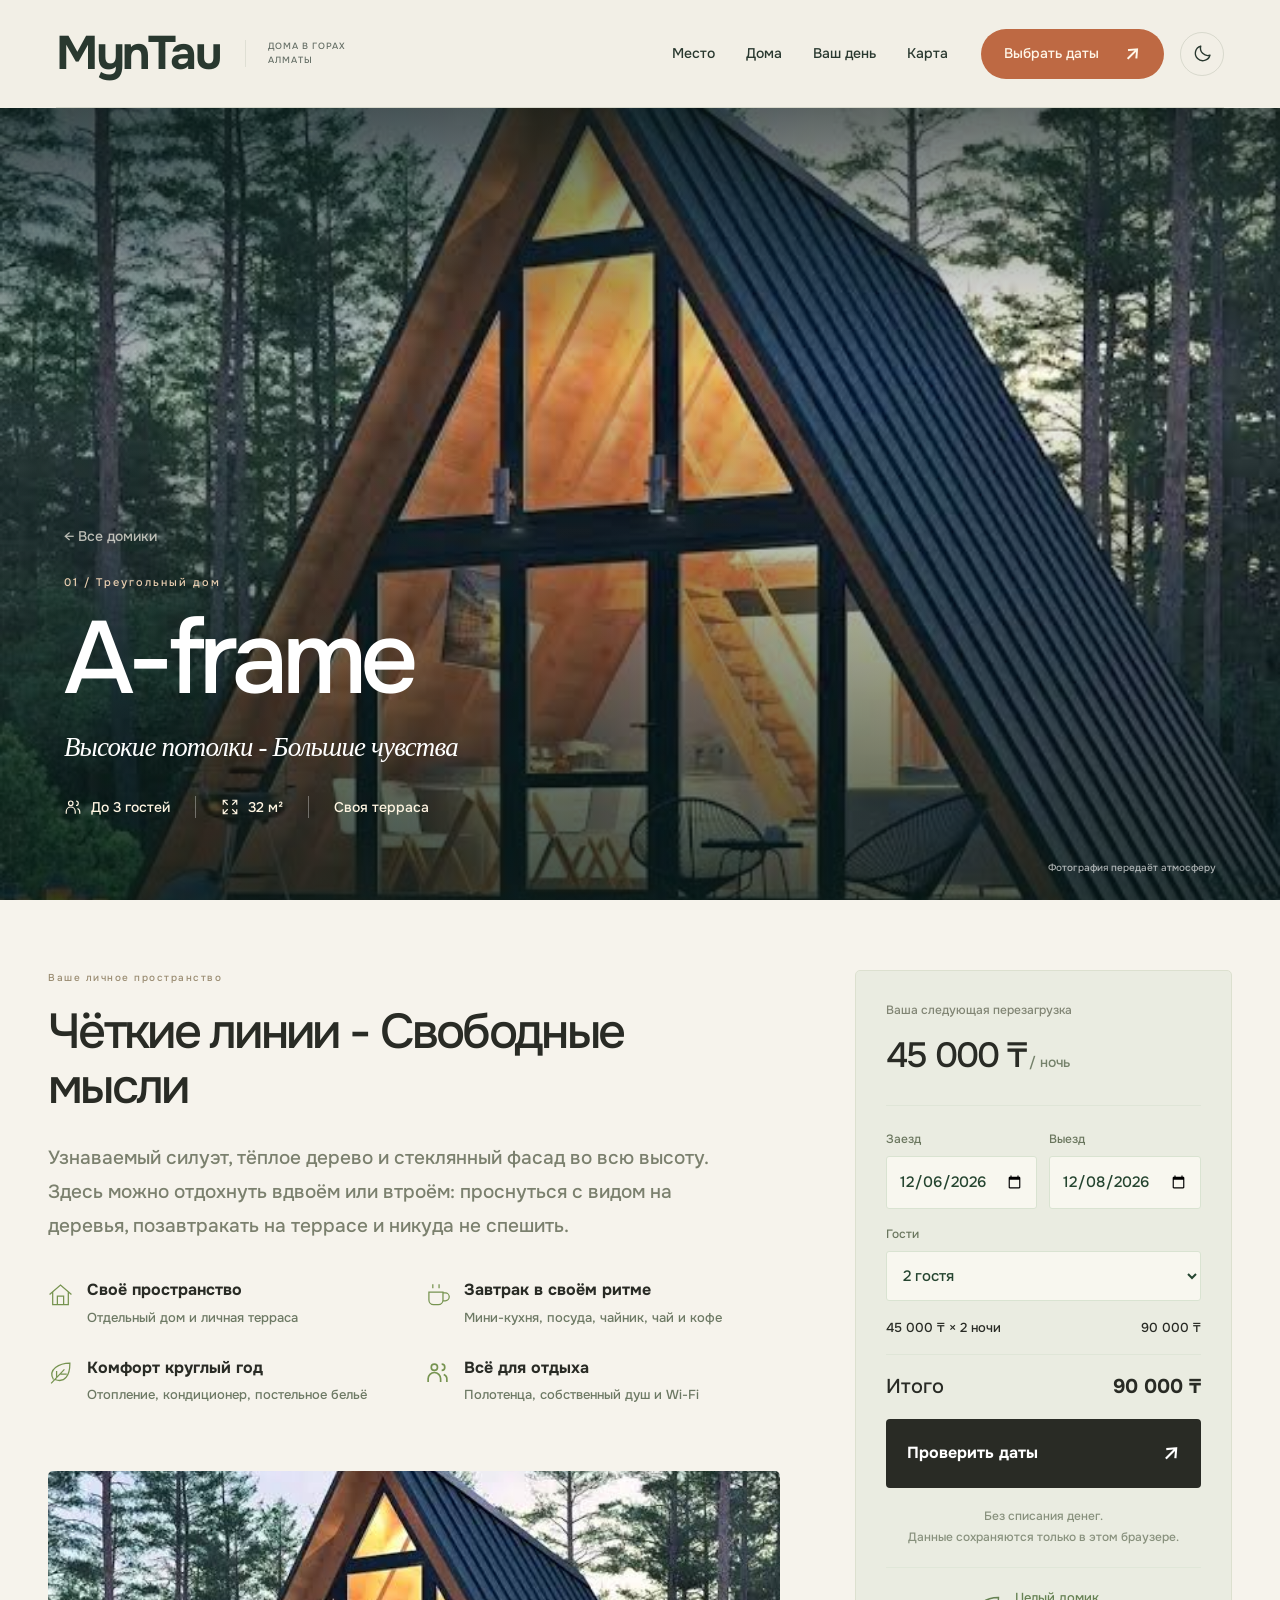
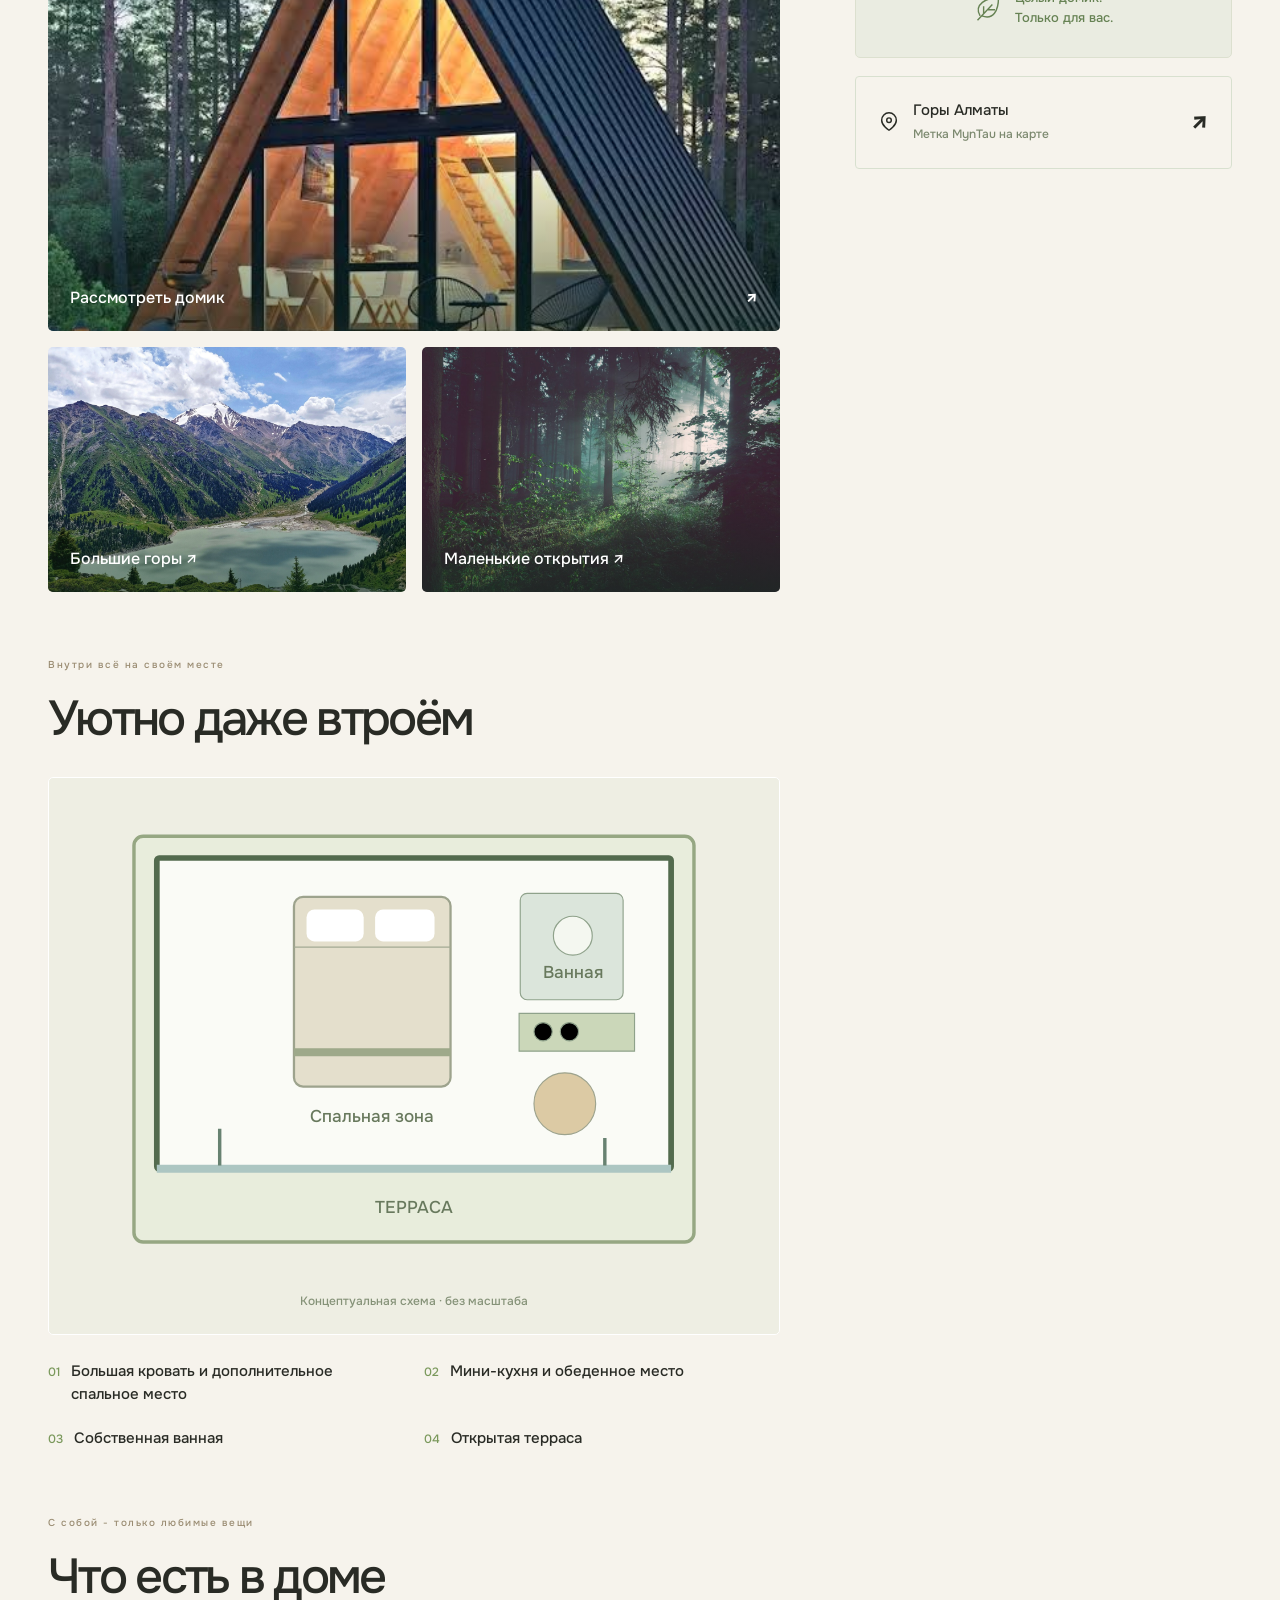
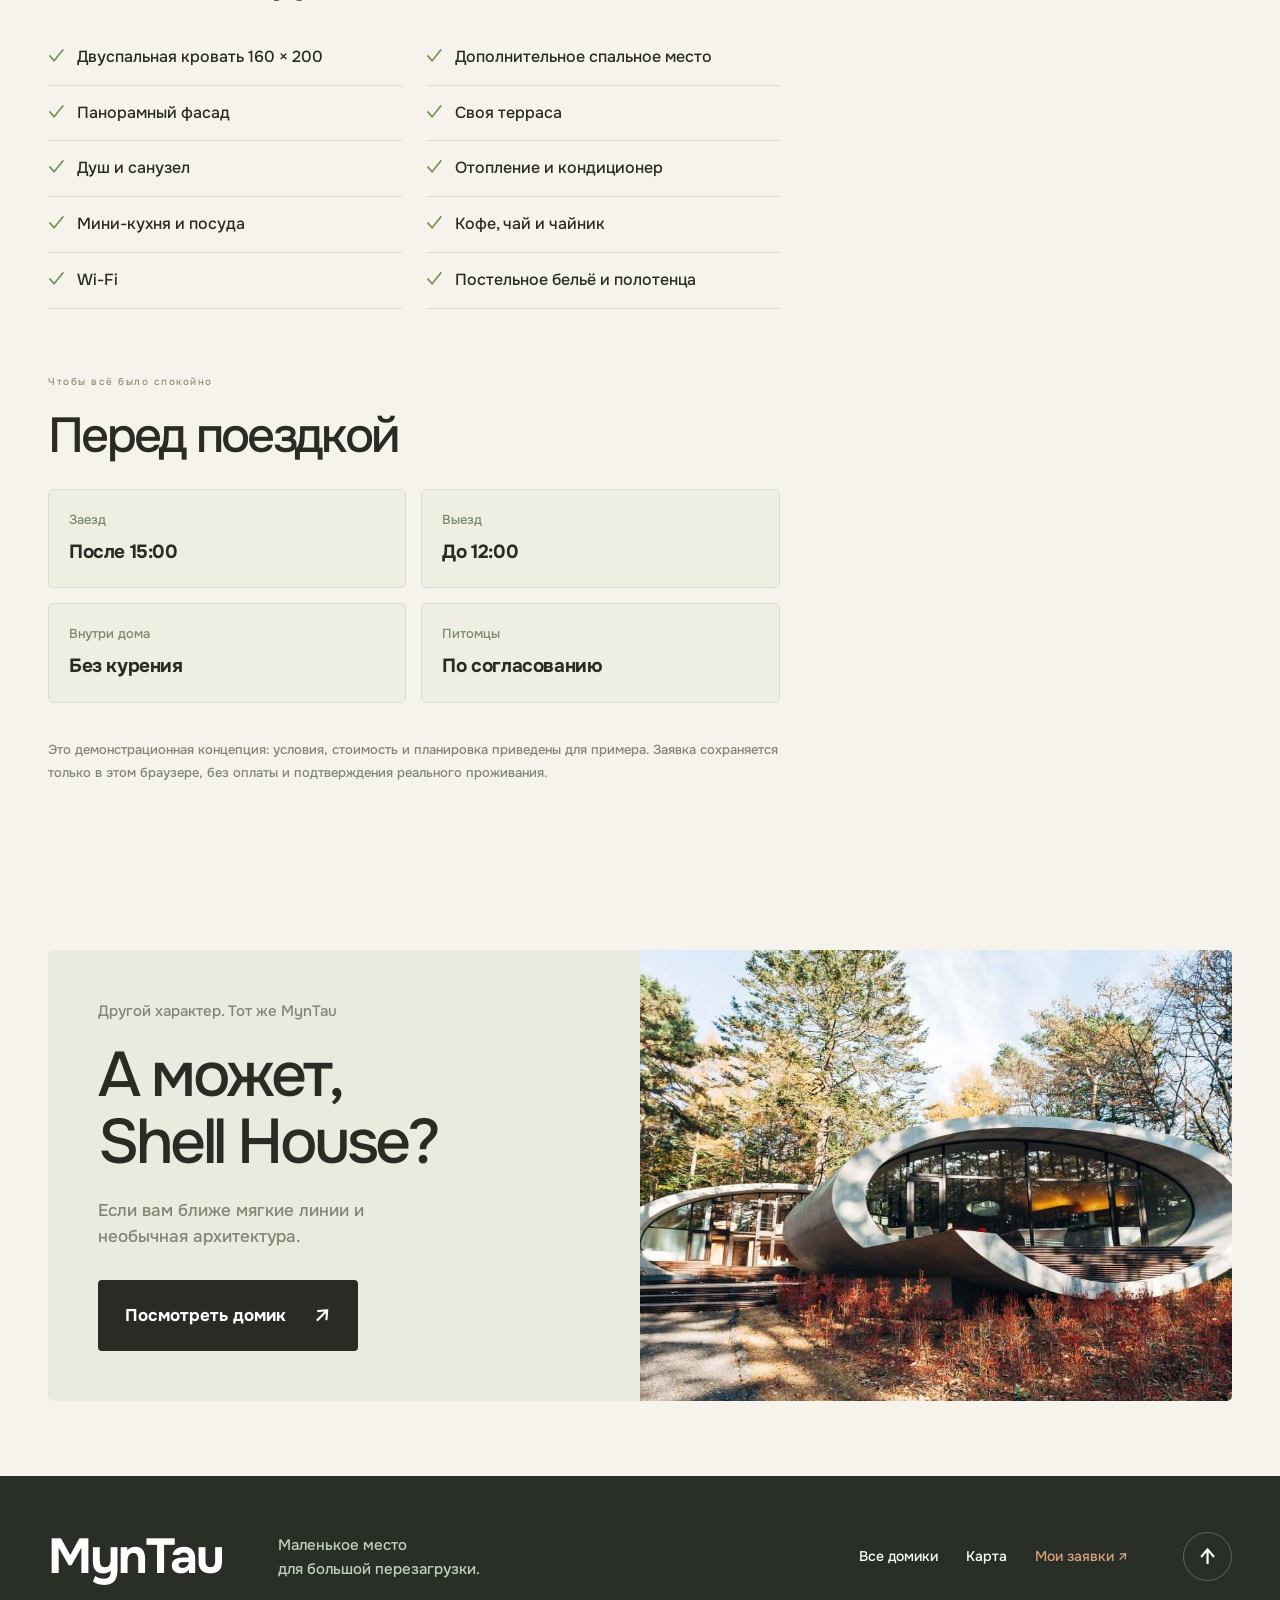
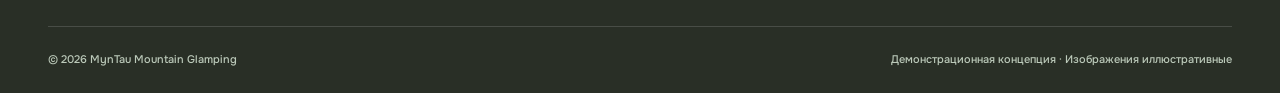
<file: cabins/a-frame.html>
<!doctype html><html lang="ru"><head><meta charset="UTF-8"><script src="../static-data.js" defer></script><script src="../static-booking.js" defer></script><script src="../theme.js?v=4"></script><meta name="viewport" content="width=device-width,initial-scale=1"><meta name="theme-color" content="#203a2d"><meta name="description" content="A-frame - Высокие потолки. Большие чувства. Планировка, удобства и выбор дат в MynTau"><title>A-frame - ваш дом в горах | MynTau</title><link rel="icon" href="../favicon.svg"><link rel="stylesheet" href="../styles.css?v=6"><link rel="stylesheet" href="../experience.css?v=3"><link rel="stylesheet" href="../cabins.css?v=3"><script src="../cabin-page.js" defer></script><script src="../app.js?v=11" defer></script><link rel="stylesheet" href="../edition-stays.css?v=1"><link rel="stylesheet" href="../theme.css?v=1"><link rel="stylesheet" href="../stay-immersive.css?v=1"><link rel="stylesheet" href="../header.css?v=2"></head><body class="stay-page" data-cabin="panorama"><header class="header site-header" id="top"><div class="site-header-inner"><a class="brand" href="../#top" aria-label="MynTau - на главную">MynTau</a><span class="brand-note">ДОМА В ГОРАХ<br>АЛМАТЫ</span><nav class="nav" aria-label="Главная навигация"><a href="../#about">Место</a><a href="../#cabins">Дома</a><a href="../#moments">Ваш день</a><a href="../#location">Карта</a></nav><div class="header-actions"><a class="header-book" href="#stay-booking">Выбрать даты <span>↗</span></a><button class="theme-toggle" type="button" aria-label="Включить тёмную тему" aria-pressed="false" title="Сменить тему"><svg class="theme-moon" viewBox="0 0 24 24" fill="none" aria-hidden="true"><path d="M20.5 14A8.5 8.5 0 0 1 10 3.5 8.5 8.5 0 1 0 20.5 14Z" stroke="currentColor" stroke-width="1.6" stroke-linejoin="round"/></svg><svg class="theme-sun" viewBox="0 0 24 24" fill="none" aria-hidden="true"><circle cx="12" cy="12" r="4" stroke="currentColor" stroke-width="1.6"/><path d="M12 2v2m0 16v2M2 12h2m16 0h2M5 5l1.4 1.4m11.2 11.2L19 19M5 19l1.4-1.4M17.6 6.4 19 5" stroke="currentColor" stroke-width="1.6" stroke-linecap="round"/></svg></button><button class="menu-toggle" aria-label="Открыть меню" aria-expanded="false">☰</button></div></div></header><main><section class="stay-hero"><img src="../assets/aframe-reference.png" alt="A-frame - внешний вид домика" fetchpriority="high"><div class="stay-hero-content"><a href="../#cabins" class="back-link">← Все домики</a><span class="eyebrow">01 / Треугольный дом</span><h1>A-frame<span>Высокие потолки - Большие чувства</span></h1><div class="stay-facts"><span><svg class="icon"><use href="#people"/></svg> До 3 гостей</span><span><svg class="icon"><use href="#area"/></svg> 32 м²</span><span>Своя терраса</span></div></div><span class="stay-image-note">Фотография передаёт атмосферу</span></section><div class="stay-layout shell"><article class="stay-story"><section id="stay-about"><span class="eyebrow">Ваше личное пространство</span><h2>Чёткие линии - Свободные мысли</h2><p class="stay-intro">Узнаваемый силуэт, тёплое дерево и стеклянный фасад во всю высоту. Здесь можно отдохнуть вдвоём или втроём: проснуться с видом на деревья, позавтракать на террасе и никуда не спешить.</p><ul class="stay-perks"><li><svg class="icon"><use href="#home"/></svg><div><strong>Своё пространство</strong><span>Отдельный дом и личная терраса</span></div></li><li><svg class="icon"><use href="#cup"/></svg><div><strong>Завтрак в своём ритме</strong><span>Мини-кухня, посуда, чайник, чай и кофе</span></div></li><li><svg class="icon"><use href="#leaf"/></svg><div><strong>Комфорт круглый год</strong><span>Отопление, кондиционер, постельное бельё</span></div></li><li><svg class="icon"><use href="#people"/></svg><div><strong>Всё для отдыха</strong><span>Полотенца, собственный душ и Wi-Fi</span></div></li></ul></section><section class="stay-gallery" aria-label="Фотографии"><button data-photo="../assets/aframe-reference.png" data-caption="A-frame - иллюстративное фото"><img src="../assets/aframe-reference.png" alt="Домик A-frame и его терраса" loading="lazy"><span>Рассмотреть домик <b>↗</b></span></button><div class="stay-gallery-pair"><button data-photo="../assets/almaty.jpg" data-caption="Горы Алматы - атмосфера региона"><img src="../assets/almaty.jpg" alt="Панорама Алматинских гор" loading="lazy"><span>Большие горы ↗</span></button><button data-photo="../assets/forest.jpg" data-caption="Прогулки среди деревьев - атмосфера отдыха"><img src="../assets/forest.jpg" alt="Свет в лесу" loading="lazy"><span>Маленькие открытия ↗</span></button></div></section><section class="stay-plan" id="stay-plan"><span class="eyebrow">Внутри всё на своём месте</span><h2>Уютно даже втроём</h2><div class="plan-drawing"><svg viewBox="0 0 580 420" role="img" aria-label="Схематичная планировка: кровать, мини-кухня, ванная и терраса"><defs><pattern id="planks" width="18" height="18" patternUnits="userSpaceOnUse"><path d="M0 0V18" stroke="#d9dfcd" stroke-width="1"/></pattern></defs><rect x="45" y="30" width="490" height="355" rx="8" fill="#e8eddc" stroke="#96a783" stroke-width="3"/><rect x="65" y="49" width="450" height="272" rx="2" fill="#fafbf6" stroke="#536b4e" stroke-width="5"/><path d="M65 321h450" stroke="#acc6c2" stroke-width="7"/><rect x="185" y="83" width="137" height="166" rx="8" fill="#e4dfcc" stroke="#9da38d" stroke-width="2"/><path d="M185 127h137" stroke="#a3aa94"/><rect x="196" y="94" width="50" height="28" rx="7" fill="#fff"/><rect x="256" y="94" width="52" height="28" rx="7" fill="#fff"/><path d="M185 219h137" stroke="#9ea98a" stroke-width="7"/><rect x="383" y="80" width="90" height="93" rx="6" fill="#dbe5db" stroke="#8fa28b"/><circle cx="429" cy="117" r="17" stroke="#8fa28b" fill="#f4f7f0"/><path d="M382 185h101v33H382Z" fill="#cbd7b9" stroke="#8fa28b"/><circle cx="403" cy="201" r="8" stroke="#8fa28b"/><circle cx="426" cy="201" r="8" stroke="#8fa28b"/><circle cx="422" cy="264" r="27" fill="#dccaa4" stroke="#9da38d"/><text x="253" y="280" text-anchor="middle">Спальная зона</text><text x="429" y="154" text-anchor="middle" font-size="12">Ванная</text><text x="290" y="360" text-anchor="middle">ТЕРРАСА</text><path d="M120 318v-32m337 32v-24" stroke="#678271" stroke-width="3"/></svg><span>Концептуальная схема · без масштаба</span></div><ol class="plan-zones"><li><span>01</span>Большая кровать и дополнительное спальное место</li><li><span>02</span>Мини-кухня и обеденное место</li><li><span>03</span>Собственная ванная</li><li><span>04</span>Открытая терраса</li></ol></section><section class="stay-amenities"><span class="eyebrow">С собой - только любимые вещи</span><h2>Что есть в доме</h2><ul id="full-amenities"><li>Загружаем удобства…</li></ul></section><section class="stay-rules"><span class="eyebrow">Чтобы всё было спокойно</span><h2>Перед поездкой</h2><div class="rules-grid"><div><span>Заезд</span><strong>После 15:00</strong></div><div><span>Выезд</span><strong>До 12:00</strong></div><div><span>Внутри дома</span><strong>Без курения</strong></div><div><span>Питомцы</span><strong>По согласованию</strong></div></div><p class="concept-note">Это демонстрационная концепция: условия, стоимость и планировка приведены для примера. Заявка сохраняется только в этом браузере, без оплаты и подтверждения реального проживания.</p></section></article><aside class="stay-booking" id="stay-booking"><div class="stay-booking-card"><span class="eyebrow">Ваша следующая перезагрузка</span><div class="stay-price"><strong id="stay-price">-</strong><span> / ночь</span></div><form id="search-form"><div class="stay-date-grid"><label>Заезд<input id="check-in" type="date" aria-label="Дата заезда" required></label><label>Выезд<input id="check-out" type="date" aria-label="Дата выезда" required></label></div><label>Гости<select id="guests" aria-label="Количество гостей"><option value="1" >1 гость</option><option value="2" selected>2 гостя</option><option value="3">3 гостя</option></select></label><div id="stay-quote" class="stay-quote" aria-live="polite"></div><button class="button search-button" type="submit">Проверить даты <span>↗</span></button><p id="search-error" class="form-error" role="alert"></p></form><p class="stay-booking-note">Без списания денег.<br>Данные сохраняются только в этом браузере.</p><div class="stay-booking-benefit"><svg class="icon"><use href="#leaf"/></svg><span>Целый домик.<br>Только для вас.</span></div></div><a href="../#location" class="stay-map-link"><svg class="icon"><use href="#pin"/></svg><span>Горы Алматы<br><small>Метка MynTau на карте</small></span><b>↗</b></a></aside></div><section class="other-stay shell"><div><span class="eyebrow">Другой характер. Тот же MynTau</span><h2>А может,<br>Shell House?</h2><p>Если вам ближе мягкие линии и необычная архитектура.</p><a class="button" href="../cabins/shell.html">Посмотреть домик <span>↗</span></a></div><a class="other-stay-photo" href="../cabins/shell.html" aria-label="Открыть домик Shell House"><img src="../assets/shell-reference.png" alt="Домик Shell House" loading="lazy"></a></section></main><footer class="footer"><div class="shell"><div class="footer-main"><a class="brand" href="../">MynTau</a><p>Маленькое место<br>для большой перезагрузки.</p><div class="footer-links"><a href="../#cabins">Все домики</a><a href="../#location">Карта</a><button id="my-bookings">Мои заявки ↗</button></div><a class="to-top" href="#top" aria-label="Наверх">↑</a></div><div class="footer-bottom"><span>© <span id="year">2026</span> MynTau Mountain Glamping</span><span>Демонстрационная концепция · Изображения иллюстративные</span></div></div></footer><dialog id="cabin-dialog" aria-label="Подробнее о домике" class="modal cabin-modal"><button class="modal-close" aria-label="Закрыть">×</button><div id="cabin-detail"></div></dialog>
<dialog id="reservation-dialog" aria-label="Оформление заявки" class="modal reservation-modal"><button class="modal-close" aria-label="Закрыть">×</button><div id="reservation-content"></div></dialog>
<dialog id="photo-dialog" aria-label="Галерея фотографий" class="photo-modal"><button class="modal-close" aria-label="Закрыть фотографию">×</button><button class="photo-prev" aria-label="Предыдущее фото">←</button><figure><img id="lightbox-image" alt=""><figcaption id="lightbox-caption"></figcaption></figure><button class="photo-next" aria-label="Следующее фото">→</button></dialog>
<dialog id="bookings-dialog" aria-label="Мои заявки" class="modal bookings-modal"><button class="modal-close" aria-label="Закрыть">×</button><span class="eyebrow">ВАШИ ПЛАНЫ</span><h2>Мои заявки</h2><div id="bookings-list"></div></dialog>
<div id="toast" class="toast" role="status"></div>
<svg class="svg-library" xmlns="http://www.w3.org/2000/svg" aria-hidden="true"><defs>
<symbol id="pin" viewBox="0 0 24 24"><path d="M20 10c0 6-8 11-8 11S4 16 4 10a8 8 0 0 1 16 0Z"/><circle cx="12" cy="10" r="2.5"/></symbol>
<symbol id="calendar" viewBox="0 0 24 24"><rect x="3" y="5" width="18" height="16" rx="2"/><path d="M7 3v5m10-5v5M3 11h18"/></symbol>
<symbol id="people" viewBox="0 0 24 24"><circle cx="9" cy="7" r="3"/><path d="M3 21v-3a6 6 0 0 1 12 0v3M16 4a3 3 0 0 1 0 6m2 4a5 5 0 0 1 3 5v2"/></symbol>
<symbol id="arrow" viewBox="0 0 24 24"><path d="M4 12h16m-6-6 6 6-6 6"/></symbol>
<symbol id="mountain" viewBox="0 0 32 32"><path d="m2 27 11-21 8 14 4-7 6 14ZM9 14l4 3 3-5"/><circle cx="24" cy="6" r="3"/></symbol>
<symbol id="home" viewBox="0 0 32 32"><path d="m2 16 14-12 14 12M6 13v16h20V13M12 29V18h8v11"/></symbol>
<symbol id="leaf" viewBox="0 0 32 32"><path d="M7 25C-1 12 15 4 28 4c0 15-6 26-19 21M4 30l17-18M11 23v-9m5 4h8"/></symbol>
<symbol id="cup" viewBox="0 0 32 32"><path d="M5 13h18v10a6 6 0 0 1-6 6h-6a6 6 0 0 1-6-6Zm18 1h3a5 5 0 0 1 0 10h-3M10 8V3m8 5V3"/></symbol>
<symbol id="area" viewBox="0 0 24 24"><path d="M9 3H3v6m12-6h6v6M3 15v6h6m12-6v6h-6M3 3l6 6m12-6-6 6M3 21l6-6m12 6-6-6"/></symbol>
</defs></svg>
</body>
</html>
</file>
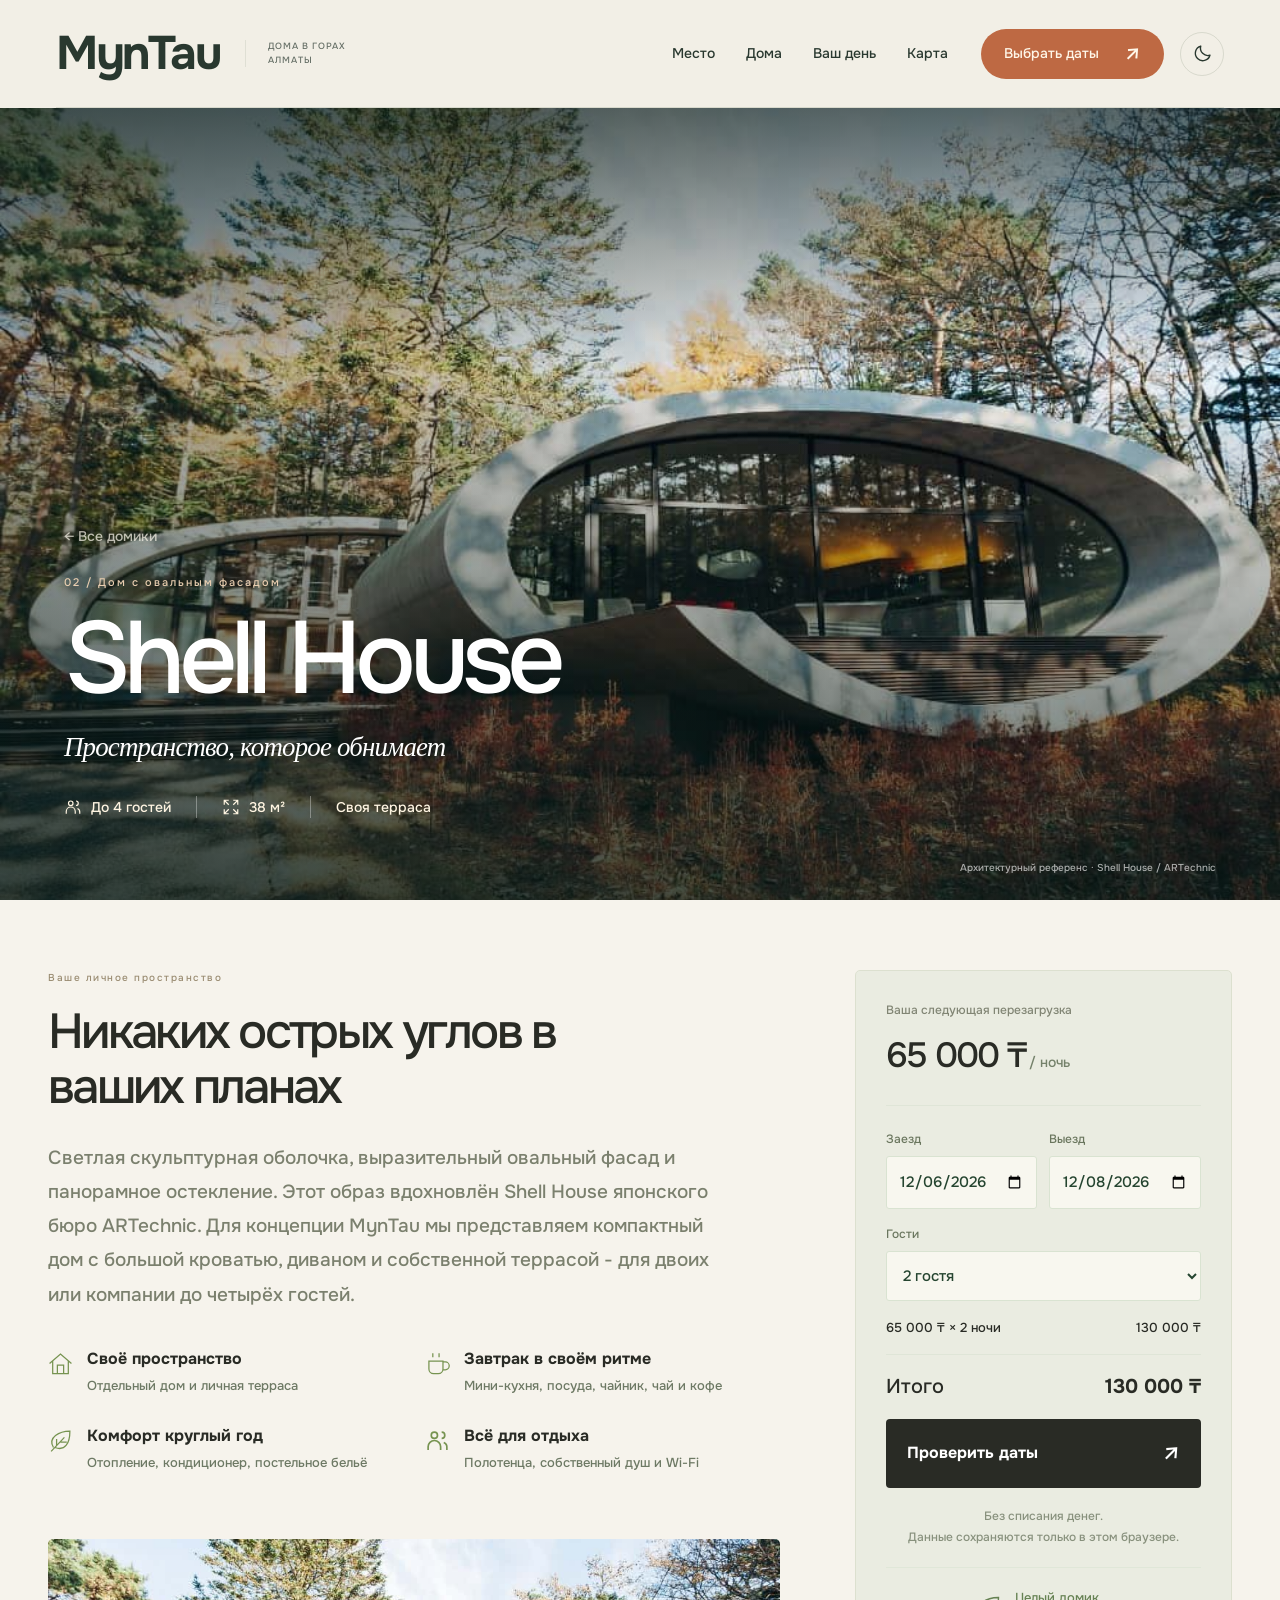
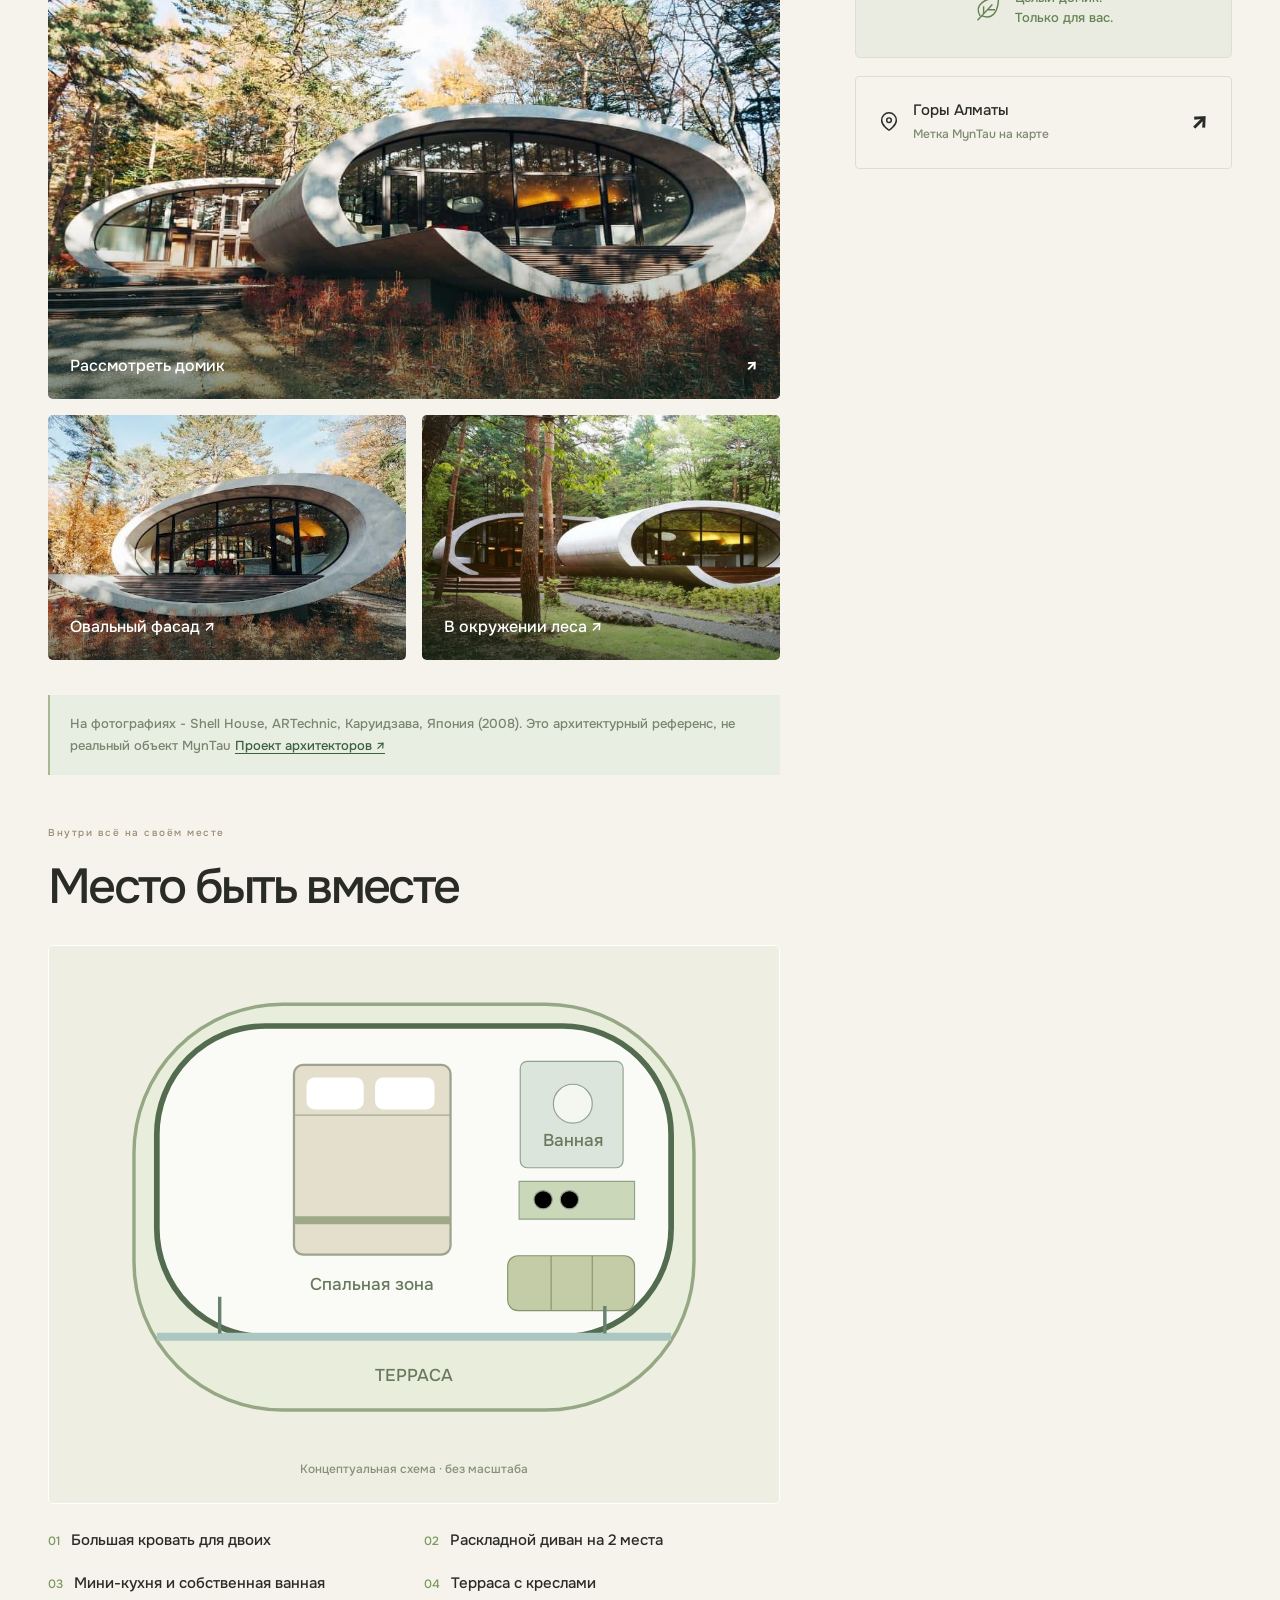
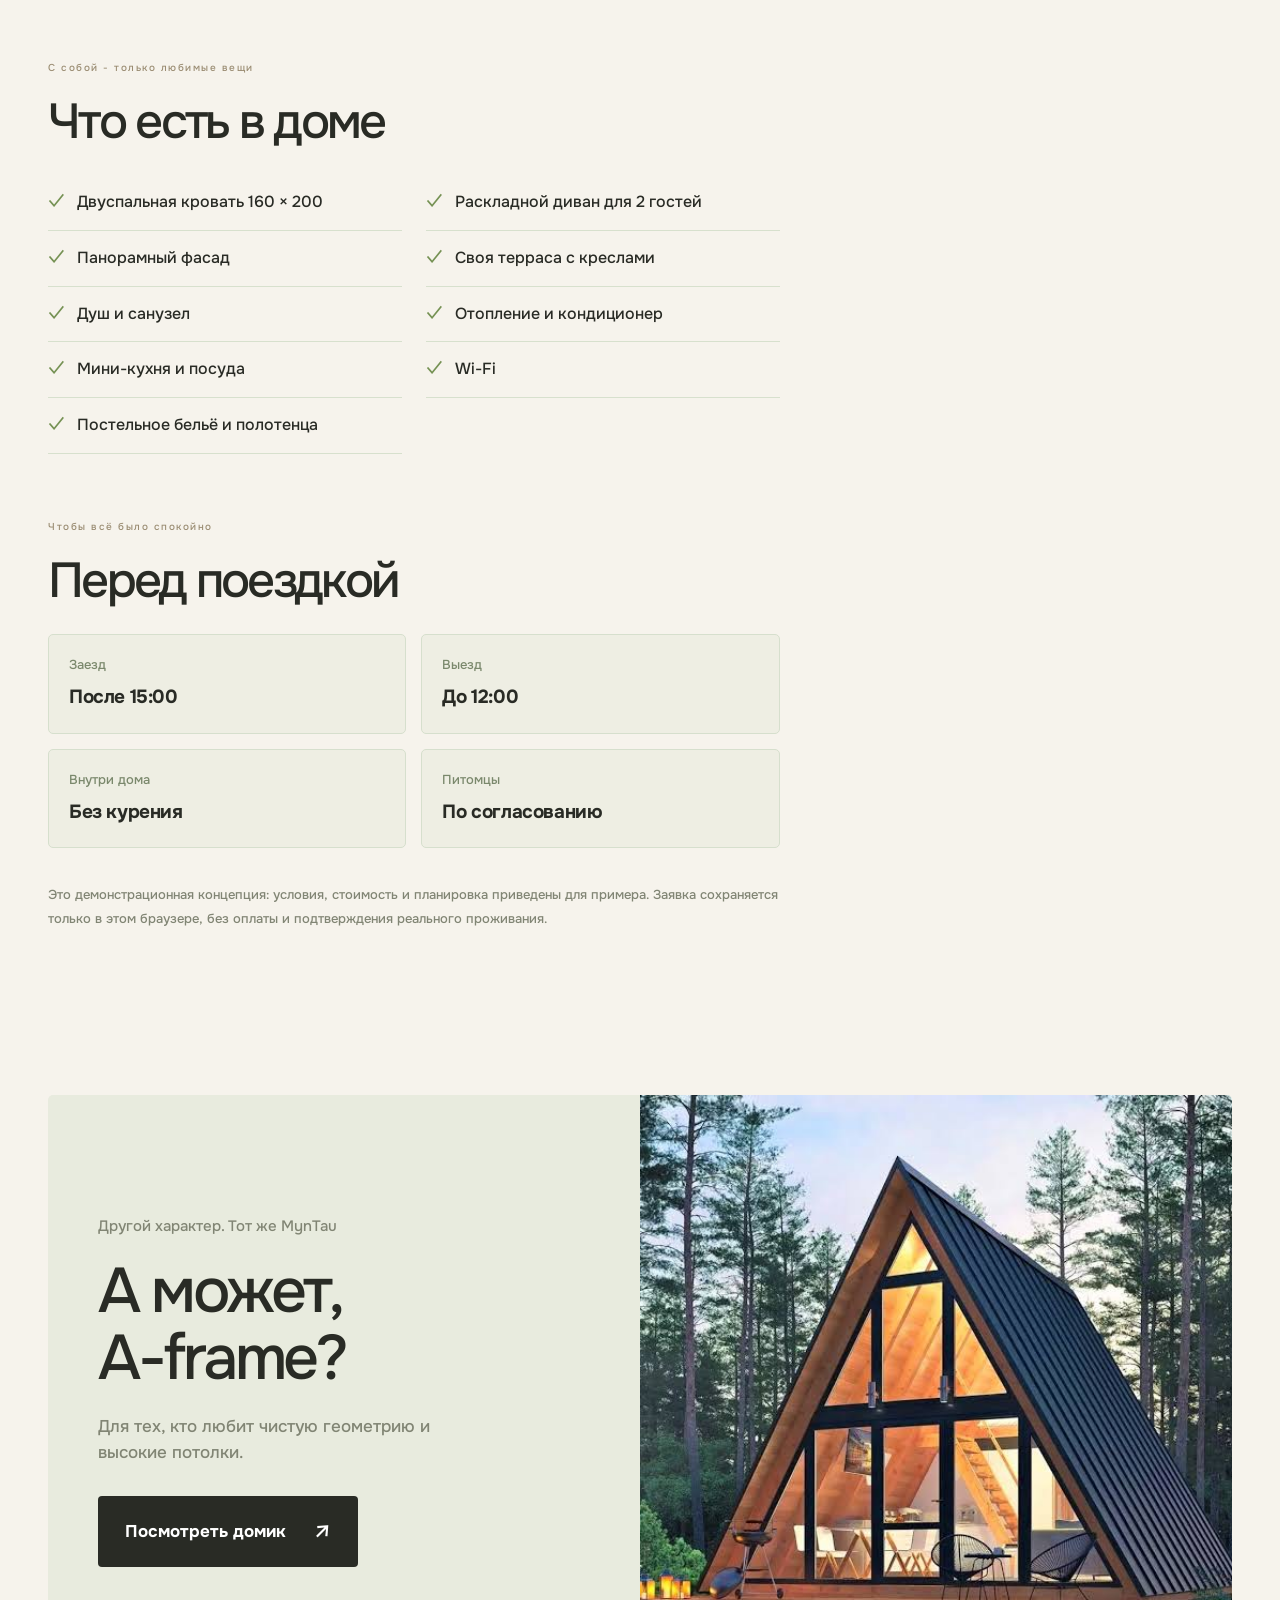
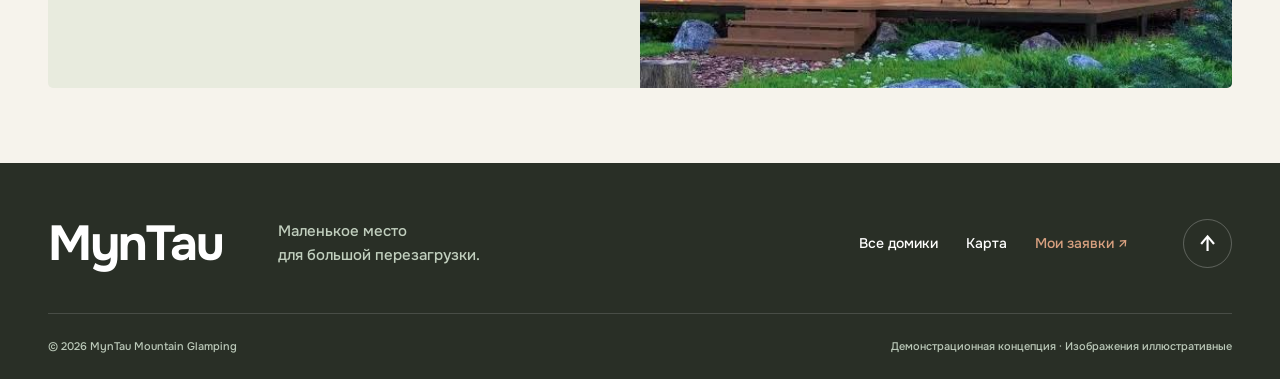
<file: cabins/shell.html>
<!doctype html><html lang="ru"><head><meta charset="UTF-8"><script src="../static-data.js" defer></script><script src="../static-booking.js" defer></script><script src="../theme.js?v=4"></script><meta name="viewport" content="width=device-width,initial-scale=1"><meta name="theme-color" content="#203a2d"><meta name="description" content="Shell House - Пространство, которое обнимает. Планировка, удобства и выбор дат в MynTau"><title>Shell House - ваш дом в горах | MynTau</title><link rel="icon" href="../favicon.svg"><link rel="stylesheet" href="../styles.css?v=6"><link rel="stylesheet" href="../experience.css?v=3"><link rel="stylesheet" href="../cabins.css?v=3"><script src="../cabin-page.js" defer></script><script src="../app.js?v=11" defer></script><link rel="stylesheet" href="../edition-stays.css?v=1"><link rel="stylesheet" href="../theme.css?v=1"><link rel="stylesheet" href="../stay-immersive.css?v=1"><link rel="stylesheet" href="../header.css?v=2"></head><body class="stay-page" data-cabin="shell"><header class="header site-header" id="top"><div class="site-header-inner"><a class="brand" href="../#top" aria-label="MynTau - на главную">MynTau</a><span class="brand-note">ДОМА В ГОРАХ<br>АЛМАТЫ</span><nav class="nav" aria-label="Главная навигация"><a href="../#about">Место</a><a href="../#cabins">Дома</a><a href="../#moments">Ваш день</a><a href="../#location">Карта</a></nav><div class="header-actions"><a class="header-book" href="#stay-booking">Выбрать даты <span>↗</span></a><button class="theme-toggle" type="button" aria-label="Включить тёмную тему" aria-pressed="false" title="Сменить тему"><svg class="theme-moon" viewBox="0 0 24 24" fill="none" aria-hidden="true"><path d="M20.5 14A8.5 8.5 0 0 1 10 3.5 8.5 8.5 0 1 0 20.5 14Z" stroke="currentColor" stroke-width="1.6" stroke-linejoin="round"/></svg><svg class="theme-sun" viewBox="0 0 24 24" fill="none" aria-hidden="true"><circle cx="12" cy="12" r="4" stroke="currentColor" stroke-width="1.6"/><path d="M12 2v2m0 16v2M2 12h2m16 0h2M5 5l1.4 1.4m11.2 11.2L19 19M5 19l1.4-1.4M17.6 6.4 19 5" stroke="currentColor" stroke-width="1.6" stroke-linecap="round"/></svg></button><button class="menu-toggle" aria-label="Открыть меню" aria-expanded="false">☰</button></div></div></header><main><section class="stay-hero"><img src="../assets/shell-reference.png" alt="Shell House - внешний вид домика" fetchpriority="high"><div class="stay-hero-content"><a href="../#cabins" class="back-link">← Все домики</a><span class="eyebrow">02 / Дом с овальным фасадом</span><h1>Shell House<span>Пространство, которое обнимает</span></h1><div class="stay-facts"><span><svg class="icon"><use href="#people"/></svg> До 4 гостей</span><span><svg class="icon"><use href="#area"/></svg> 38 м²</span><span>Своя терраса</span></div></div><span class="stay-image-note">Архитектурный референс · Shell House / ARTechnic</span></section><div class="stay-layout shell"><article class="stay-story"><section id="stay-about"><span class="eyebrow">Ваше личное пространство</span><h2>Никаких острых углов в ваших планах</h2><p class="stay-intro">Светлая скульптурная оболочка, выразительный овальный фасад и панорамное остекление. Этот образ вдохновлён Shell House японского бюро ARTechnic. Для концепции MynTau мы представляем компактный дом с большой кроватью, диваном и собственной террасой - для двоих или компании до четырёх гостей.</p><ul class="stay-perks"><li><svg class="icon"><use href="#home"/></svg><div><strong>Своё пространство</strong><span>Отдельный дом и личная терраса</span></div></li><li><svg class="icon"><use href="#cup"/></svg><div><strong>Завтрак в своём ритме</strong><span>Мини-кухня, посуда, чайник, чай и кофе</span></div></li><li><svg class="icon"><use href="#leaf"/></svg><div><strong>Комфорт круглый год</strong><span>Отопление, кондиционер, постельное бельё</span></div></li><li><svg class="icon"><use href="#people"/></svg><div><strong>Всё для отдыха</strong><span>Полотенца, собственный душ и Wi-Fi</span></div></li></ul></section><section class="stay-gallery" aria-label="Фотографии"><button data-photo="../assets/shell-reference.png" data-caption="Shell House - архитектурный референс ARTechnic"><img src="../assets/shell-reference.png" alt="Домик Shell House и его терраса" loading="lazy"><span>Рассмотреть домик <b>↗</b></span></button><div class="stay-gallery-pair"><button data-photo="../assets/shell-reference-front.png" data-caption="Shell House / ARTechnic - овальный фасад"><img src="../assets/shell-reference-front.png" alt="Овальный фасад Shell House" loading="lazy"><span>Овальный фасад ↗</span></button><button data-photo="../assets/shell-reference-forest.png" data-caption="Shell House / ARTechnic - архитектура среди деревьев"><img src="../assets/shell-reference-forest.png" alt="Shell House среди деревьев" loading="lazy"><span>В окружении леса ↗</span></button></div></section><p class="reference-credit">На фотографиях - Shell House, ARTechnic, Каруидзава, Япония (2008). Это архитектурный референс, не реальный объект MynTau <a href="https://www.artechnic.jp/residential-2/album/shell-2008" target="_blank" rel="noopener">Проект архитекторов ↗</a></p><section class="stay-plan" id="stay-plan"><span class="eyebrow">Внутри всё на своём месте</span><h2>Место быть вместе</h2><div class="plan-drawing"><svg viewBox="0 0 580 420" role="img" aria-label="Схематичная планировка: кровать, диван, мини-кухня, ванная и терраса"><defs><pattern id="planks" width="18" height="18" patternUnits="userSpaceOnUse"><path d="M0 0V18" stroke="#d9dfcd" stroke-width="1"/></pattern></defs><rect x="45" y="30" width="490" height="355" rx="130" fill="#e8eddc" stroke="#96a783" stroke-width="3"/><rect x="65" y="49" width="450" height="272" rx="95" fill="#fafbf6" stroke="#536b4e" stroke-width="5"/><path d="M65 321h450" stroke="#acc6c2" stroke-width="7"/><rect x="185" y="83" width="137" height="166" rx="8" fill="#e4dfcc" stroke="#9da38d" stroke-width="2"/><path d="M185 127h137" stroke="#a3aa94"/><rect x="196" y="94" width="50" height="28" rx="7" fill="#fff"/><rect x="256" y="94" width="52" height="28" rx="7" fill="#fff"/><path d="M185 219h137" stroke="#9ea98a" stroke-width="7"/><rect x="383" y="80" width="90" height="93" rx="6" fill="#dbe5db" stroke="#8fa28b"/><circle cx="429" cy="117" r="17" stroke="#8fa28b" fill="#f4f7f0"/><path d="M382 185h101v33H382Z" fill="#cbd7b9" stroke="#8fa28b"/><circle cx="403" cy="201" r="8" stroke="#8fa28b"/><circle cx="426" cy="201" r="8" stroke="#8fa28b"/><rect x="372" y="250" width="111" height="48" rx="9" fill="#c4cba7" stroke="#83956d"/><path d="M410 250v48m36-48v48" stroke="#83956d"/><text x="253" y="280" text-anchor="middle">Спальная зона</text><text x="429" y="154" text-anchor="middle" font-size="12">Ванная</text><text x="290" y="360" text-anchor="middle">ТЕРРАСА</text><path d="M120 318v-32m337 32v-24" stroke="#678271" stroke-width="3"/></svg><span>Концептуальная схема · без масштаба</span></div><ol class="plan-zones"><li><span>01</span>Большая кровать для двоих</li><li><span>02</span>Раскладной диван на 2 места</li><li><span>03</span>Мини-кухня и собственная ванная</li><li><span>04</span>Терраса с креслами</li></ol></section><section class="stay-amenities"><span class="eyebrow">С собой - только любимые вещи</span><h2>Что есть в доме</h2><ul id="full-amenities"><li>Загружаем удобства…</li></ul></section><section class="stay-rules"><span class="eyebrow">Чтобы всё было спокойно</span><h2>Перед поездкой</h2><div class="rules-grid"><div><span>Заезд</span><strong>После 15:00</strong></div><div><span>Выезд</span><strong>До 12:00</strong></div><div><span>Внутри дома</span><strong>Без курения</strong></div><div><span>Питомцы</span><strong>По согласованию</strong></div></div><p class="concept-note">Это демонстрационная концепция: условия, стоимость и планировка приведены для примера. Заявка сохраняется только в этом браузере, без оплаты и подтверждения реального проживания.</p></section></article><aside class="stay-booking" id="stay-booking"><div class="stay-booking-card"><span class="eyebrow">Ваша следующая перезагрузка</span><div class="stay-price"><strong id="stay-price">-</strong><span> / ночь</span></div><form id="search-form"><div class="stay-date-grid"><label>Заезд<input id="check-in" type="date" aria-label="Дата заезда" required></label><label>Выезд<input id="check-out" type="date" aria-label="Дата выезда" required></label></div><label>Гости<select id="guests" aria-label="Количество гостей"><option value="1" >1 гость</option><option value="2" selected>2 гостя</option><option value="3" >3 гостя</option><option value="4" >4 гостя</option></select></label><div id="stay-quote" class="stay-quote" aria-live="polite"></div><button class="button search-button" type="submit">Проверить даты <span>↗</span></button><p id="search-error" class="form-error" role="alert"></p></form><p class="stay-booking-note">Без списания денег.<br>Данные сохраняются только в этом браузере.</p><div class="stay-booking-benefit"><svg class="icon"><use href="#leaf"/></svg><span>Целый домик.<br>Только для вас.</span></div></div><a href="../#location" class="stay-map-link"><svg class="icon"><use href="#pin"/></svg><span>Горы Алматы<br><small>Метка MynTau на карте</small></span><b>↗</b></a></aside></div><section class="other-stay shell"><div><span class="eyebrow">Другой характер. Тот же MynTau</span><h2>А может,<br>A-frame?</h2><p>Для тех, кто любит чистую геометрию и высокие потолки.</p><a class="button" href="../cabins/a-frame.html">Посмотреть домик <span>↗</span></a></div><a class="other-stay-photo" href="../cabins/a-frame.html" aria-label="Открыть домик A-frame"><img src="../assets/aframe-reference.png" alt="Домик A-frame" loading="lazy"></a></section></main><footer class="footer"><div class="shell"><div class="footer-main"><a class="brand" href="../">MynTau</a><p>Маленькое место<br>для большой перезагрузки.</p><div class="footer-links"><a href="../#cabins">Все домики</a><a href="../#location">Карта</a><button id="my-bookings">Мои заявки ↗</button></div><a class="to-top" href="#top" aria-label="Наверх">↑</a></div><div class="footer-bottom"><span>© <span id="year">2026</span> MynTau Mountain Glamping</span><span>Демонстрационная концепция · Изображения иллюстративные</span></div></div></footer><dialog id="cabin-dialog" aria-label="Подробнее о домике" class="modal cabin-modal"><button class="modal-close" aria-label="Закрыть">×</button><div id="cabin-detail"></div></dialog>
<dialog id="reservation-dialog" aria-label="Оформление заявки" class="modal reservation-modal"><button class="modal-close" aria-label="Закрыть">×</button><div id="reservation-content"></div></dialog>
<dialog id="photo-dialog" aria-label="Галерея фотографий" class="photo-modal"><button class="modal-close" aria-label="Закрыть фотографию">×</button><button class="photo-prev" aria-label="Предыдущее фото">←</button><figure><img id="lightbox-image" alt=""><figcaption id="lightbox-caption"></figcaption></figure><button class="photo-next" aria-label="Следующее фото">→</button></dialog>
<dialog id="bookings-dialog" aria-label="Мои заявки" class="modal bookings-modal"><button class="modal-close" aria-label="Закрыть">×</button><span class="eyebrow">ВАШИ ПЛАНЫ</span><h2>Мои заявки</h2><div id="bookings-list"></div></dialog>
<div id="toast" class="toast" role="status"></div>
<svg class="svg-library" xmlns="http://www.w3.org/2000/svg" aria-hidden="true"><defs>
<symbol id="pin" viewBox="0 0 24 24"><path d="M20 10c0 6-8 11-8 11S4 16 4 10a8 8 0 0 1 16 0Z"/><circle cx="12" cy="10" r="2.5"/></symbol>
<symbol id="calendar" viewBox="0 0 24 24"><rect x="3" y="5" width="18" height="16" rx="2"/><path d="M7 3v5m10-5v5M3 11h18"/></symbol>
<symbol id="people" viewBox="0 0 24 24"><circle cx="9" cy="7" r="3"/><path d="M3 21v-3a6 6 0 0 1 12 0v3M16 4a3 3 0 0 1 0 6m2 4a5 5 0 0 1 3 5v2"/></symbol>
<symbol id="arrow" viewBox="0 0 24 24"><path d="M4 12h16m-6-6 6 6-6 6"/></symbol>
<symbol id="mountain" viewBox="0 0 32 32"><path d="m2 27 11-21 8 14 4-7 6 14ZM9 14l4 3 3-5"/><circle cx="24" cy="6" r="3"/></symbol>
<symbol id="home" viewBox="0 0 32 32"><path d="m2 16 14-12 14 12M6 13v16h20V13M12 29V18h8v11"/></symbol>
<symbol id="leaf" viewBox="0 0 32 32"><path d="M7 25C-1 12 15 4 28 4c0 15-6 26-19 21M4 30l17-18M11 23v-9m5 4h8"/></symbol>
<symbol id="cup" viewBox="0 0 32 32"><path d="M5 13h18v10a6 6 0 0 1-6 6h-6a6 6 0 0 1-6-6Zm18 1h3a5 5 0 0 1 0 10h-3M10 8V3m8 5V3"/></symbol>
<symbol id="area" viewBox="0 0 24 24"><path d="M9 3H3v6m12-6h6v6M3 15v6h6m12-6v6h-6M3 3l6 6m12-6-6 6M3 21l6-6m12 6-6-6"/></symbol>
</defs></svg>
</body>
</html>
</file>
<file: edition.css>
@import url('./dialogs.css?v=4');
@import url('./assembly.css');
@font-face{font-family:Onest;src:url('./assets/onest-0.ttf') format('truetype');font-weight:400 500;font-display:swap}
@font-face{font-family:Onest;src:url('./assets/onest-1.ttf') format('truetype');font-weight:600 900;font-display:swap}
:root{--paper:#f6f3ec;--ink:#292b25;--green:#292b25;--lime:#d57349;--muted:#7a7b70;--line:#d8d8cd;--orange:#c85632;--soft:#edece4}
*{box-sizing:border-box}html{scroll-behavior:smooth;scroll-padding-top:24px}body{margin:0;background:var(--paper);color:var(--ink);font:400 17px/1.6 Onest,Arial,sans-serif;-webkit-font-smoothing:antialiased}body.modal-open{overflow:hidden}h1,h2,h3,p{margin:0}h1,h2,h3{font-weight:500;line-height:1.05;letter-spacing:-.065em}h2{font-size:clamp(48px,5vw,76px)}h2 em{font-family:Georgia,serif;font-weight:400;letter-spacing:-.065em}a{color:inherit;text-decoration:none}button,input,select,textarea{font:inherit;color:inherit}button,a,input,select{touch-action:manipulation}button{cursor:pointer;border:0}button:disabled{opacity:.5}button,a{-webkit-tap-highlight-color:transparent}img{display:block;width:100%;object-fit:cover}::selection{background:#eac4a9}a:focus-visible,button:focus-visible,summary:focus-visible{outline:3px solid var(--orange);outline-offset:5px}input:focus-visible,select:focus-visible{outline:2px solid var(--orange);outline-offset:4px}.wrap{width:calc(100% - 112px);max-width:1510px;margin-inline:auto}.section{padding-block:110px}.label{display:block;font-size:11px;letter-spacing:1.5px;font-weight:500;line-height:1.5}.label i{display:inline-block;width:7px;height:7px;border-radius:50%;background:var(--orange);margin-right:10px}.text-link{display:inline-flex;justify-content:space-between;align-items:center;gap:35px;background:none;padding:10px 0;border-bottom:1px solid currentColor;font-size:15px}.text-link>span{font-size:25px;transition:transform .3s}.text-link:hover>span{transform:translate(4px,-4px)}.button{display:inline-flex;align-items:center;justify-content:space-between;gap:25px;background:var(--ink);color:var(--paper);font-size:15px;border:1px solid transparent;padding:19px 23px;border-radius:5px;min-height:59px;transition:background .25s,transform .25s}.button>span{font-size:25px;line-height:1}.button:hover{background:var(--orange);transform:translateY(-2px)}.icon{width:21px;height:21px;fill:none;stroke:currentColor;stroke-width:1.5}.svg-library{width:0;height:0;position:absolute;overflow:hidden}.eyebrow{display:block;font-size:12px;letter-spacing:1px;margin-bottom:14px;color:var(--muted)}.page-progress{position:fixed;left:0;top:0;width:100%;height:3px;background:var(--orange);transform-origin:left;transform:scaleX(0);z-index:100}.skip-link{position:fixed;top:-100px;left:20px;z-index:100;background:var(--paper);padding:15px}.skip-link:focus{top:10px}.sr-only{position:absolute;width:1px;height:1px;overflow:hidden;clip:rect(0,0,0,0);white-space:nowrap}
/* The masthead and oversized typography stay on paper, outside the photograph. */
.hero .hero-picture>img{object-position:center 30%}
.header{height:106px;display:flex;align-items:center;gap:29px;border-bottom:1px solid var(--line);position:relative;z-index:20}.brand{font-size:65px;font-weight:700;letter-spacing:-5px;line-height:1;display:flex;align-items:flex-start}.brand>span{font-size:13px;letter-spacing:0;margin:8px 0 0 7px}.brand-note{font-size:9px;letter-spacing:1px;line-height:1.45;border-left:1px solid var(--line);padding-left:25px}.nav{display:flex;align-items:center;gap:37px;margin-left:auto}.nav a{font-size:14px;position:relative}.nav a:after{content:'';position:absolute;left:0;right:0;bottom:-6px;height:1px;background:var(--orange);transform:scaleX(0);transform-origin:left;transition:transform .25s}.nav a:hover:after{transform:scaleX(1)}.header-book{font-size:14px;background:var(--orange);color:#fff8ed;padding:13px 18px;border-radius:3px;margin-left:20px;display:flex;gap:27px}.header-book span{font-size:20px;line-height:1.3}.menu-toggle{display:none;background:none;font-size:27px;width:44px;height:44px}
.hero-top{display:flex;justify-content:space-between;align-items:center;padding-top:32px}.hero-edition{font-size:10px;letter-spacing:1px;color:#7a7b70}.hero-heading{display:flex;justify-content:space-between;align-items:flex-end;padding:25px 0 38px;gap:30px}.hero h1{font-size:clamp(84px,8.8vw,146px);line-height:.99;letter-spacing:-.075em;font-weight:500}.hero h1 em{font-family:Georgia,serif;font-weight:400;color:var(--orange);letter-spacing:-.085em;position:relative}.hero-intro{width:250px;padding-bottom:10px;flex-shrink:0}.sun-mark{display:block;font-size:56px;line-height:1;color:var(--orange);margin-bottom:19px}.hero-intro p{font-size:17px;line-height:1.55;color:#74766a;margin-bottom:18px}.hero-intro .text-link{font-size:14px}.hero-picture{height:clamp(410px,38vw,600px);position:relative;isolation:isolate}.hero-picture>img{height:100%;object-position:center 59%;border-radius:7px;filter:saturate(.82);transition:filter .5s}.hero-picture:hover>img{filter:saturate(1)}.picture-pin{position:absolute;display:flex;align-items:center;gap:10px;color:white}.picture-pin>span{display:grid;place-items:center;width:40px;height:40px;border-radius:50%;border:1px solid #fff9;background:#ffffff25;backdrop-filter:blur(10px);font-size:26px;box-shadow:0 0 0 7px #ffffff13;transition:transform .3s,background .3s}.picture-pin b{font-size:13px;font-weight:500;line-height:1.4;background:#202a22ae;backdrop-filter:blur(12px);padding:8px 12px;border-radius:3px}.picture-pin small{display:block;font-size:9px;color:#dedfd0}.picture-pin:hover>span{transform:rotate(90deg);background:var(--orange)}.pin-aframe{right:15%;top:49%}.pin-shell{left:17%;top:58%}.image-note{position:absolute;bottom:16px;left:20px;font-size:8px;letter-spacing:1px;color:white;text-shadow:0 1px 8px #0009}.round-book{position:absolute;right:48px;top:-71px;width:142px;height:142px;border-radius:50%;background:var(--orange);color:#fff3db;display:grid;place-items:center;box-shadow:0 0 0 9px var(--paper);transition:background .3s}.round-book>svg{position:absolute;inset:5px;width:132px;height:132px;animation:orbit 35s linear infinite}.round-book svg text{font:500 9px Onest,sans-serif;fill:currentColor;letter-spacing:2.1px}.round-book>span:not(.sr-only){font-size:54px;font-weight:400;line-height:1;transition:transform .3s}.round-book:hover{background:#a64327}.round-book:hover>span{transform:rotate(45deg)}.hero-foot{display:flex;justify-content:space-between;padding:20px 0;border-bottom:1px solid var(--line);font-size:12px;color:#75776a}.hero-foot a{color:var(--ink);display:flex;gap:45px}.hero-foot a span{font-size:18px}
/* One practical booking strip. */
.booking-wrap{padding-top:32px;scroll-margin-top:25px}.booking-bar{display:grid;grid-template-columns:1.15fr 1fr 1fr .75fr 1fr;gap:24px;align-items:center;padding:28px 30px;background:#e8e9df;border-radius:5px}.booking-intro .label{font-size:8px;letter-spacing:1px;color:#7d8273;margin-bottom:4px}.booking-intro strong{font-size:22px;letter-spacing:-.7px;font-weight:500}.booking-bar label{border-left:1px solid #ced2c3;padding-left:24px;min-width:0;display:block}.booking-bar label>span{font-size:12px;color:#757b6b;display:block;margin-bottom:7px}.booking-bar input,.booking-bar select{display:block;width:100%;min-width:0;border:0;background:transparent;padding:0;font-size:15px;font-weight:500;min-height:27px}.booking-bar .button{padding-inline:20px;white-space:nowrap;font-size:14px}.form-error{font-size:14px;color:#ab4228;margin-top:12px}.form-error:empty{display:none}input[type=date],label:has(>input[type=date]){cursor:pointer}
.manifesto{display:grid;grid-template-columns:.6fr 2fr .6fr;gap:40px;align-items:start}.section-index{padding-top:12px;color:#848779}.manifesto h2{font-size:clamp(47px,4.6vw,70px);font-weight:400;line-height:1.17;letter-spacing:-.055em}.manifesto h2>span{color:var(--orange);position:relative}.manifesto h2>span:after{content:'';position:absolute;left:0;right:0;bottom:-3px;border-bottom:1px solid var(--orange);transform:rotate(-2deg)}.manifesto-bottom{display:flex;align-items:center;gap:35px;margin-top:45px}.mini-scene{position:relative;flex-shrink:0;width:147px;transform:rotate(-6deg);padding:7px 7px 30px;background:#fff;box-shadow:0 5px 20px #373b1f12}.mini-scene img{height:124px}.mini-scene span{position:absolute;bottom:8px;left:10px;font-size:8px;letter-spacing:1px}.manifesto-bottom p{font-size:14px;line-height:1.8;color:#7a7e70}.manifesto-side{text-align:right;align-self:center}.outline-sun{display:block;font-size:95px;color:#b6b9a0;line-height:1}.manifesto-side>span:last-child{display:block;font-size:9px;letter-spacing:1.5px;margin-top:22px;color:#8a8d7d}
/* Architecture spreads, rather than repeated feature boxes. */
.stays{background:#eaece2}.section-heading{display:flex;justify-content:space-between;align-items:flex-end;gap:35px;margin-bottom:40px}.section-heading .label{margin-bottom:20px;color:#808775}.section-heading h2{font-weight:500}.section-heading .text-link{margin-bottom:8px}.cabins-toolbar{display:flex;justify-content:space-between;align-items:center;gap:25px;margin-bottom:42px;border-bottom:1px solid #ced3c1;padding-bottom:17px}.filter-tabs{display:flex;gap:25px}.filter{padding:6px 0;background:transparent;font-size:14px;color:#8a917e;position:relative}.filter.active{color:var(--ink)}.filter.active:after{content:'';height:2px;background:var(--orange);position:absolute;bottom:-18px;left:0;right:0}.filter sup{font-size:9px;color:var(--orange);margin-left:4px}#availability-note{font-size:12px;color:#848b77;text-align:right}.cabin-grid{display:grid;gap:55px}.cabin-card{display:grid;grid-template-columns:1.22fr 1fr;gap:60px;align-items:center}.cabin-photo{display:block;height:480px;position:relative;overflow:hidden;border-radius:5px}.cabin-photo img{height:100%;transition:transform .9s cubic-bezier(.2,.7,.3,1);filter:saturate(.8)}.cabin-photo:hover img{transform:scale(1.045)}.badge{position:absolute;left:22px;top:20px;padding:8px 12px;background:#f5f4e6de;backdrop-filter:blur(10px);font-size:10px;letter-spacing:.4px;border-radius:2px}.photo-arrow{position:absolute;right:22px;bottom:22px;border:1px solid #fff8;color:white;width:48px;height:48px;display:grid;place-items:center;border-radius:50%;font-size:26px;backdrop-filter:blur(14px);background:#ffffff20}.cabin-title-row{display:flex;align-items:center;justify-content:space-between;gap:20px}.cabin-title-row h3{font-size:59px;font-weight:400;letter-spacing:-3px}.status{font-size:9px;letter-spacing:1px;color:#929981;text-transform:uppercase}.cabin-meta{display:flex;align-items:center;flex-wrap:wrap;gap:22px;margin-top:24px;color:#787f6d;font-size:12px}.cabin-meta>span{display:flex;align-items:center;gap:7px}.cabin-meta .icon{width:17px;height:17px}.cabin-description{font-size:17px;line-height:1.8;color:#818874;max-width:460px;margin-top:29px}.cabin-bottom{display:flex;justify-content:space-between;align-items:center;gap:18px;border-top:1px solid #cdd4bf;padding-top:29px;margin-top:34px}.cabin-price strong{font-size:27px;font-weight:500;letter-spacing:-1px}.cabin-price>span{font-size:11px;color:#838b76}.cabin-select{font-size:14px;display:flex;gap:25px;align-items:center;padding:16px 20px;background:var(--ink);color:var(--paper);border-radius:3px;transition:background .3s}.cabin-select:hover{background:var(--orange)}.cabin-select span{font-size:22px}.cabin-card:nth-child(2){grid-template-columns:1fr 1.22fr}.cabin-card:nth-child(2) .cabin-photo{grid-column:2;grid-row:1}.cabin-card:nth-child(2) .cabin-body{grid-column:1;grid-row:1}.included-note{font-size:12px;text-align:center;margin-top:45px;color:#879077}.empty-state{padding:45px;border:1px solid #ced3c1;border-radius:5px}
.day-builder{display:grid;grid-template-columns:1fr 1.1fr;gap:85px;align-items:center}.day-builder-heading>.label{color:#8b8d7c;margin-bottom:22px}.day-builder-heading>p{font-size:16px;line-height:1.8;color:#888b7a;margin-top:28px}.mood-tabs{display:flex;gap:7px;margin-top:30px;flex-wrap:wrap}.mood-tabs button{background:none;border:1px solid #d4d6c8;padding:10px 14px;border-radius:30px;font-size:12px;transition:background .25s,color .25s}.mood-tabs button.active{background:var(--orange);border-color:var(--orange);color:#fff6e9}.day-plan{margin:28px 0 22px}.day-plan>div{display:flex;gap:28px;align-items:center;border-bottom:1px solid var(--line);padding:12px 0}.day-plan>div>span{font-size:11px;letter-spacing:1px;color:var(--orange)}.day-plan p{font-size:14px;color:#6f7462}.day-builder-photo{height:660px;position:relative}.day-builder-photo>img{height:100%;border-radius:47% 47% 5px 5px;object-position:center 74%;filter:saturate(.65)}.mood-sticker{position:absolute;bottom:85px;left:-36px;background:#d5d9bd;width:147px;height:147px;border-radius:50%;display:flex;align-items:center;justify-content:center;text-align:center;transform:rotate(-13deg);font:italic 30px/1.08 Georgia,serif;color:#4b5840;box-shadow:0 5px 20px #203d1310}.day-photo-number{position:absolute;bottom:23px;right:24px;font-size:9px;color:white;letter-spacing:1.5px}.day-builder-photo.is-changing>img{animation:image-enter .7s ease both}
/* The existing house assembly, rebuilt into the new palette. */
.build-journey{color:#f2f1e5;background:#2c3c32}.build-stage{min-height:650px}.build-copy h2{font-weight:400;letter-spacing:-.065em;font-size:clamp(50px,5.3vw,83px)}.build-copy h2 span{font-family:Georgia,serif;font-weight:400;font-style:italic;color:#e6bf98}.build-caption,.build-chapters,.skip-experience{background:#243a2c9e;border:1px solid #f3eddb38;backdrop-filter:blur(15px)}.build-caption{border-radius:5px}.build-caption h3{font-size:22px;letter-spacing:-.7px}.stage-number{color:#eac3a0}.build-chapters{border-radius:6px}.build-chapters button{font-family:Onest,sans-serif;border-radius:3px}.build-chapters button.active{background:#efdfc9;color:#3b402f}.skip-experience{border-radius:3px}.build-progress>span{background:#c78153}.build-copy .eyebrow{color:#efead6a8}.build-copy p{color:#e0e1d3a8}.build-brand{font-size:11px}.build-bottom{bottom:32px}.build-chapters button{background:transparent;color:#f1efde;font-size:13px}
.gallery-controls{display:flex;gap:10px}.gallery-controls button{width:50px;height:50px;border:1px solid #c7cdbd;border-radius:50%;background:none;font-size:24px;transition:background .25s}.gallery-controls button:hover{background:#e1e6d4}.gallery-controls button:disabled{opacity:.3;cursor:default}.filmstrip{display:flex;gap:25px;overflow-x:auto;scroll-snap-type:x mandatory;scrollbar-width:thin;scrollbar-color:#b2b6a3 transparent;padding-bottom:15px}.filmstrip>button{flex:0 0 40%;min-width:0;padding:0;background:none;scroll-snap-align:start;text-align:left}.filmstrip img{height:420px;border-radius:4px;filter:saturate(.75);transition:filter .3s}.filmstrip button:hover img{filter:saturate(1)}.filmstrip>button:nth-child(2n){padding-top:50px}.filmstrip button>span{display:flex;align-items:center;justify-content:space-between;font-size:11px;margin-top:17px;color:#737b68}.filmstrip b{font-size:22px;font-weight:400}
.map-section{display:grid;grid-template-columns:1fr 1.3fr;gap:70px;padding-top:0;align-items:center}.map-copy>.label{color:#818876;margin-bottom:22px}.map-copy>p{font-size:15px;color:#858b7a;line-height:1.85;margin-top:27px;max-width:385px}.coordinates{margin:26px 0;display:flex;flex-wrap:wrap;gap:5px 24px;align-items:center}.coordinates>span:first-child{font-size:8px;letter-spacing:1px;color:#979b8c;flex-basis:100%}.coordinates strong{font-size:24px;font-weight:400;letter-spacing:-1px;user-select:all}.coordinates .text-link{font-size:10px;gap:12px;padding:5px 0}.coordinates>span:last-child{font-size:12px;color:var(--orange);flex-basis:100%}.map-copy>p.map-note{font-size:11px;margin-top:18px;line-height:1.6}.map-panel{border:1px solid var(--line);border-radius:5px;overflow:hidden;background:#e4e8da}.map-toolbar{padding:15px 18px;display:flex;justify-content:space-between;align-items:center;font-size:10px;letter-spacing:1px}.map-toolbar>div{display:flex;gap:5px}.map-toolbar button{font-size:11px;background:transparent;border-radius:3px;padding:8px 12px;letter-spacing:0}.map-toolbar button.active{background:var(--ink);color:var(--paper)}.map-panel iframe{height:470px;width:100%;border:0;display:block;filter:saturate(.55)}
.faq-section{display:grid;grid-template-columns:.8fr 1.3fr;gap:80px;border-top:1px solid var(--line)}.faq-section .label{color:#8a8e7c;margin-bottom:24px}.faq-list details{border-bottom:1px solid var(--line)}.faq-list summary{display:flex;align-items:center;justify-content:space-between;gap:20px;list-style:none;padding:24px 0;cursor:pointer;font-size:18px;letter-spacing:-.5px}.faq-list summary::-webkit-details-marker{display:none}.faq-list summary span{font-size:25px;font-weight:400}.faq-list details[open] summary span{transform:rotate(45deg);color:var(--orange)}.faq-list details p{padding:0 30px 25px 0;font-size:14px;line-height:1.8;color:#828875}
.final-invite{padding:70px 0 30px;background:var(--orange);color:#faeddb}.final-invite .label{font-size:10px;letter-spacing:2px;opacity:.7}.final-invite a{display:block;position:relative;font-size:clamp(90px,11.2vw,178px);line-height:1;letter-spacing:-.075em;margin:40px 0 55px;transition:color .3s}.final-invite a em{font-family:Georgia,serif;font-weight:400}.final-invite a>span{position:absolute;right:20px;top:0;font-size:130px;transition:transform .5s}.final-invite a:hover>span{transform:translate(10px,-10px)}.final-meta{display:flex;justify-content:space-between;font-size:9px;letter-spacing:1.5px;border-top:1px solid #f5dec04d;padding-top:22px}.footer{display:flex;align-items:center;gap:35px;padding-block:32px}.footer .brand{font-size:50px}.footer>span{font-size:11px;color:#969c89}.footer .text-link{font-size:11px}.footer p{font-size:9px;color:#999e8f;margin-left:auto}.footer>a:last-child{font-size:25px;margin-left:15px}
/* Shared booking and gallery dialogs retain the same local booking behavior. */
.modal{background:var(--paper);border:1px solid #ffffff80;border-radius:8px;padding:40px;box-shadow:0 25px 100px #1d291e40}.modal h2{font-size:40px;font-weight:500;letter-spacing:-2px}.modal-close{color:var(--ink)!important;width:44px;height:44px;font-size:0;background:var(--paper);border-color:#c6cbbd}.modal-close:before,.modal-close:after{content:'';position:absolute;left:12px;top:20px;width:18px;height:2px;border-radius:2px;background:currentColor;transform:rotate(45deg)}.modal-close:after{transform:rotate(-45deg)}.modal::backdrop,.photo-modal::backdrop{background:#23302699;backdrop-filter:blur(14px)}.photo-modal img{border-radius:8px}.photo-modal .modal-close{font-size:0}.photo-prev,.photo-next{background:#24382c88;backdrop-filter:blur(12px)}.compare-modal{width:900px}.compare-table{display:grid;grid-template-columns:1fr 1fr;gap:30px}.compare-table img{height:210px;border-radius:4px}.compare-table h3{font-size:30px;letter-spacing:-1px;margin:20px 0 10px}.compare-table p{font-size:13px;color:#808875;min-height:42px}.compare-table dl{display:grid;grid-template-columns:1fr 1fr;font-size:12px;gap:12px 14px}.compare-table dt{color:#8b927f}.compare-table dd{margin:0;min-height:28px}.compare-table .button{width:100%;font-size:13px}.consent{font-size:12px}.local-note{font-size:11px}.success-state h2{font-size:43px}.reservation-fields input,.reservation-fields select,.reservation-fields textarea{background:#fdfcf7;border-color:#d8dccb}.toast{z-index:120}.is-revealed{animation:reveal .8s cubic-bezier(.2,.65,.3,1) both}
@keyframes orbit{to{transform:rotate(360deg)}}@keyframes image-enter{from{opacity:.35;transform:scale(.98)}to{opacity:1;transform:scale(1)}}@keyframes reveal{from{opacity:0;transform:translateY(24px)}to{opacity:1;transform:translateY(0)}}
@media(min-width:1800px){.hero h1{font-size:153px}.hero-picture{height:610px}.hero-intro{width:290px}.hero-intro p{font-size:20px}.hero-top{padding-top:38px}.hero-heading{padding-bottom:44px}}
@media(max-width:1150px){.wrap{width:calc(100% - 64px)}.nav{gap:22px}.header{gap:20px}.header-book{margin-left:8px}.brand-note{display:none}.hero h1{font-size:95px}.hero-intro{width:220px}.hero-picture{height:440px}.round-book{right:32px;width:124px;height:124px;top:-62px}.round-book>svg{width:114px;height:114px}.booking-bar{gap:15px;padding:24px 22px}.booking-bar label{padding-left:16px}.booking-bar input,.booking-bar select{font-size:13px}.booking-intro strong{font-size:18px}.booking-bar .button{font-size:12px;padding-inline:15px;gap:10px}.section{padding-block:80px}.manifesto{grid-template-columns:.45fr 2fr;gap:25px}.manifesto-side{display:none}.cabin-card{gap:35px}.cabin-title-row h3{font-size:43px}.status{display:none}.cabin-description{font-size:15px}.cabin-photo{height:420px}.cabin-meta{gap:15px;font-size:11px}.cabin-price strong{font-size:24px}.cabin-select{padding:14px 16px;gap:15px;font-size:12px}.day-builder{gap:45px}.day-builder-photo{height:600px}.day-builder h2{font-size:55px}.mood-tabs button{font-size:11px;padding:9px 11px}.mood-sticker{width:120px;height:120px;font-size:27px;left:-24px}.map-section{gap:40px}.map-copy h2{font-size:50px}.map-panel iframe{height:470px}.faq-section{gap:50px}.filmstrip img{height:360px}.build-copy{left:40px;top:18%}.build-copy h2{font-size:55px}.cabin-assembly{width:85vw;right:-13%;top:53%}.build-caption{left:40px;max-width:360px;bottom:135px;padding:20px}.build-caption h3{font-size:20px}.build-caption p{font-size:13px}.build-scroll-hint{display:none}.build-bottom{left:40px;right:40px}.build-chapters button{padding:12px 15px}}
@media(max-width:800px){.wrap{width:calc(100% - 40px)}.header{height:86px;gap:15px}.brand{font-size:54px}.nav{display:none;position:absolute;top:75px;left:0;right:0;padding:25px;background:var(--paper);border:1px solid var(--line);box-shadow:0 15px 30px #25352315;flex-direction:column;align-items:flex-start;gap:23px}.nav.is-open{display:flex}.nav a{font-size:19px}.menu-toggle{display:block}.header-book{margin-left:auto;font-size:12px;gap:15px;padding:11px 15px}.hero-top{padding-top:25px}.hero-top .label{font-size:8px;letter-spacing:1px}.hero-edition{display:none}.hero-heading{padding:23px 0 45px;gap:25px;align-items:flex-start}.hero h1{font-size:clamp(67px,9vw,90px)}.hero-intro{width:175px;padding-top:6px}.hero-intro p{font-size:13px;margin-bottom:12px}.hero-intro .text-link{font-size:11px;gap:15px}.sun-mark{font-size:35px;margin-bottom:14px}.hero-picture{height:420px}.round-book{width:100px;height:100px;right:22px;top:-50px;box-shadow:0 0 0 7px var(--paper)}.round-book>svg{width:90px;height:90px}.round-book>span:not(.sr-only){font-size:40px}.picture-pin>span{width:32px;height:32px;font-size:23px}.picture-pin b{font-size:10px;padding:6px 9px}.picture-pin small{font-size:8px}.pin-aframe{right:11%;top:54%}.pin-shell{left:13%;top:63%}.hero-foot{font-size:10px;gap:25px}.hero-foot a{gap:15px}.booking-bar{grid-template-columns:1fr 1fr 1fr;gap:20px 15px;padding:24px}.booking-intro{grid-column:1/-1}.booking-intro .label{font-size:9px}.booking-intro strong{font-size:23px}.booking-bar label{padding-left:0;border:0}.booking-bar input,.booking-bar select{font-size:14px}.booking-bar .button{grid-column:1/-1;width:100%;font-size:15px;min-height:53px}.booking-bar label>span{font-size:11px}.section{padding-block:65px}.manifesto{display:block}.section-index{margin-bottom:25px}.manifesto h2{font-size:52px}.manifesto-bottom{gap:25px;margin-top:35px}.manifesto-bottom p{font-size:13px}.mini-scene{width:130px}.mini-scene img{height:110px}.section-heading{gap:25px}.section-heading h2{font-size:52px}.section-heading .text-link{font-size:12px;gap:15px}.cabins-toolbar{align-items:flex-start;flex-direction:column;gap:20px}.filter-tabs{gap:25px}.filter{font-size:13px}.filter.active:after{bottom:-7px}#availability-note{text-align:left;font-size:11px}.cabin-card,.cabin-card:nth-child(2){grid-template-columns:1fr;gap:25px}.cabin-card:nth-child(2) .cabin-photo,.cabin-card:nth-child(2) .cabin-body{grid-column:auto;grid-row:auto}.cabin-photo{height:420px}.cabin-title-row h3{font-size:48px}.cabin-meta{margin-top:17px;font-size:12px}.cabin-description{margin-top:21px;max-width:none;font-size:16px}.cabin-bottom{margin-top:24px;padding-top:22px}.cabin-price strong{font-size:27px}.cabin-select{font-size:14px;padding:15px 22px}.cabin-grid{gap:50px}.included-note{font-size:11px;margin-top:30px}.day-builder{grid-template-columns:1fr;gap:40px}.day-builder-heading>p{font-size:15px}.day-builder-photo{height:540px;width:85%;margin:auto}.day-plan p{font-size:16px}.mood-tabs{gap:8px}.mood-tabs button{font-size:13px;padding:11px 15px}.mood-sticker{left:-25px;width:130px;height:130px;font-size:29px}.map-section{grid-template-columns:1fr;gap:35px}.map-copy>p{font-size:15px;max-width:500px}.map-panel iframe{height:400px}.faq-section{grid-template-columns:1fr;gap:28px}.faq-section h2{font-size:53px}.faq-section h2 br{display:none}.faq-list summary{font-size:18px}.filmstrip>button{flex-basis:67%}.filmstrip{gap:18px}.filmstrip img{height:390px}.filmstrip button>span{font-size:10px}.gallery-controls button{width:43px;height:43px}.final-invite{padding-top:50px}.final-invite a{font-size:100px;margin-block:35px 45px}.final-invite a>span{font-size:75px;right:5px}.final-meta{font-size:8px;gap:25px}.footer{flex-wrap:wrap;gap:20px 30px}.footer p{order:5;margin:0;flex-basis:100%;font-size:10px}.footer>a:last-child{margin-left:auto}.build-journey{height:230svh}.build-stage{min-height:650px}.build-top{top:22px;left:23px;right:23px}.build-brand{font-size:10px}.skip-experience{font-size:10px;gap:15px}.build-copy{left:27px;right:20px;top:14%}.build-copy h2{font-size:49px}.build-copy .eyebrow{font-size:11px;margin-bottom:16px}.build-copy p{font-size:14px;margin-top:18px}.cabin-assembly{width:106vw;right:-10%;top:48%;transform:translateY(-20%)}.build-caption{left:22px;right:22px;bottom:110px;max-width:390px;min-height:90px;padding:18px;gap:13px}.build-caption h3{font-size:18px}.build-caption p{font-size:12px}.build-caption .stage-symbol{display:none}.build-bottom{left:22px;right:22px;bottom:28px}.build-chapters{width:100%;justify-content:space-between;gap:0;padding:5px}.build-chapters button{font-size:11px;padding:10px 12px}.build-chapters button span{display:none}.build-orb{top:30%!important;width:40px!important;height:40px!important}.compare-modal{padding:32px 22px}.compare-table{gap:16px}.compare-table img{height:150px}.compare-table h3{font-size:26px}.compare-table dl{grid-template-columns:1fr;gap:3px}.compare-table dd{margin-bottom:9px;min-height:0}.compare-table .button{padding:13px 12px;min-height:49px;font-size:11px}}
@media(max-width:520px){.wrap{width:calc(100% - 36px)}.header{height:78px;gap:10px}.header .brand{font-size:48px}.header .brand>span{font-size:10px}.header-book{font-size:11px;padding:10px 12px;gap:16px}.menu-toggle{width:36px;height:40px;font-size:25px}.hero-heading{display:block;padding-bottom:43px}.hero h1{font-size:clamp(58px,14vw,76px);line-height:1.02}.hero-intro{width:100%;display:flex;align-items:center;justify-content:space-between;gap:15px;margin-top:24px;padding:0}.hero-intro .sun-mark{display:none}.hero-intro p{font-size:12px;line-height:1.5;margin:0}.hero-intro .text-link{font-size:11px;gap:13px;align-self:flex-start;margin-right:2px}.hero-picture{height:395px}.hero-picture>img{object-position:64% center}.round-book{width:85px;height:85px;top:-38px;right:21px;box-shadow:0 0 0 6px var(--paper)}.round-book>svg{inset:4px;width:77px;height:77px}.round-book>span:not(.sr-only){font-size:35px}.pin-shell{left:5%;top:66%}.pin-aframe{right:5%;top:49%}.picture-pin{gap:7px}.picture-pin b{font-size:9px}.picture-pin small{font-size:7px}.picture-pin>span{width:28px;height:28px;font-size:20px}.image-note{font-size:6px;left:12px;bottom:12px}.hero-foot{font-size:9px;align-items:flex-start}.hero-foot>span{max-width:160px}.hero-foot a{font-size:9px;gap:10px;white-space:nowrap}.booking-wrap{padding-top:22px}.booking-bar{padding:22px 18px;grid-template-columns:1fr 1fr;gap:22px 16px}.booking-bar .guest-field{grid-column:1/-1;display:flex;justify-content:space-between;border-top:1px solid #cfd3c2;padding-top:15px}.booking-bar .guest-field select{width:100px}.booking-bar .guest-field>span{margin:0;align-self:center}.booking-bar input{font-size:14px}.booking-intro strong{font-size:22px}.section{padding-block:55px}.manifesto h2{font-size:40px}.manifesto-bottom{gap:24px;align-items:flex-start}.mini-scene{width:95px;padding:5px 5px 24px}.mini-scene img{height:99px}.mini-scene span{font-size:6px;left:7px;bottom:7px}.manifesto-bottom p{font-size:12px;line-height:1.8}.manifesto-bottom p br{display:none}.section-heading{display:block;margin-bottom:30px}.section-heading h2{font-size:43px}.section-heading .text-link{margin-top:20px;font-size:13px}.section-heading .label{font-size:9px}.filter-tabs{gap:23px}.cabin-photo{height:340px}.cabin-title-row h3{font-size:43px}.cabin-description{font-size:15px}.cabin-meta{gap:16px;font-size:11px}.cabin-price strong{font-size:25px}.cabin-price>span{display:block}.cabin-select{padding:14px 19px;font-size:13px;gap:25px}.day-builder h2{font-size:46px}.day-builder-heading>.label{font-size:9px}.day-builder-heading>p{font-size:14px}.mood-tabs{gap:6px}.mood-tabs button{font-size:11px;padding:10px 12px}.day-plan p{font-size:14px}.day-builder-photo{height:430px;width:calc(100% - 28px);margin-left:28px}.mood-sticker{width:105px;height:105px;left:-25px;bottom:60px;font-size:25px}.gallery-controls{margin-top:25px}.filmstrip>button{flex-basis:84%}.filmstrip img{height:340px}.filmstrip>button:nth-child(2n){padding-top:25px}.map-copy h2{font-size:44px}.map-copy>p{font-size:14px}.map-panel iframe{height:370px}.map-toolbar{padding:13px;font-size:9px}.map-toolbar button{padding:7px 10px;font-size:10px}.faq-section h2{font-size:44px}.faq-list summary{font-size:16px;padding:21px 0}.faq-list details p{font-size:13px}.final-invite .label{font-size:8px}.final-invite a{font-size:clamp(68px,18vw,88px);margin-top:30px;letter-spacing:-.075em}.final-invite a>span{font-size:45px;right:0;top:14px}.final-meta{font-size:6px;letter-spacing:1px}.footer{gap:20px}.footer>span{font-size:9px}.footer .brand{font-size:45px}.footer .text-link{font-size:10px}.footer p{font-size:8px}.build-copy h2{font-size:43px}.build-copy p{font-size:12px}.build-copy{top:13%}.cabin-assembly{width:120vw;right:-13%;top:46%;transform:translateY(-9%)}.build-caption{bottom:103px;padding:17px 15px;min-height:87px}.build-caption h3{font-size:16px}.build-caption p{font-size:11px}.stage-number{font-size:9px}.build-chapters button{font-size:10px;padding:10px 9px}.modal{padding:38px 23px 27px}.modal h2{font-size:31px}.reservation-fields{grid-template-columns:1fr 1fr;gap:16px 12px}.reservation-fields label{font-size:12px}.reservation-fields input,.reservation-fields select{font-size:13px;padding:10px 8px}.reservation-top p{font-size:12px}.compare-table h3{font-size:24px}.compare-table img{height:140px}.compare-table p{font-size:11px}.compare-table dl{font-size:11px}.compare-table .button{font-size:10px;padding:12px 9px}.photo-modal img{max-width:90vw}}
@media(prefers-reduced-motion:reduce){html{scroll-behavior:auto}*,*:before,*:after{animation:none!important;transition:none!important}.build-journey{height:100svh;min-height:700px}.build-stage{position:relative;min-height:700px}.house-part{transform:none!important;opacity:1!important;will-change:auto}.build-chapters,.build-scroll-hint{display:none}.house-blueprint{opacity:0!important}.build-copy>p{visibility:hidden}.interior-warm,.house-lights{opacity:1!important}}
@media(max-width:520px){.hero .hero-picture>img{object-position:78% center}.pin-shell{display:none}.pin-aframe{right:12%;top:53%}}
.compare-table>div{display:flex;flex-direction:column}.compare-table .button{margin-top:auto}.compare-table dl{font-size:14px;grid-auto-rows:minmax(40px,auto)}
@media(max-width:800px){.compare-table dl{font-size:12px;grid-auto-rows:auto}}
</file>
<file: layers.css>
/* More spatial depth; the booking flow still has a clear, quiet path. */
.edition{background:#f2efe6}.header{border-bottom:0;height:108px}.header-book{border-radius:30px;padding:13px 21px}.header .nav{gap:32px}.header .brand{font-size:70px}.layered-hero{position:relative;isolation:isolate;height:890px;margin-bottom:10px}.terrain-lines{position:absolute;inset:-20px -30px auto;width:100%;height:100%;color:#c6c6b180;pointer-events:none;z-index:-1}.layered-hero .hero-top{padding-top:16px;position:relative;z-index:5}.layered-hero .hero-edition{color:#7d8977}.layer-copy{position:absolute;left:0;top:108px;z-index:3;pointer-events:none}.layer-copy a{pointer-events:auto}.layer-kicker{font-size:10px;letter-spacing:1.6px;color:#859078}.layered-hero h1{font-size:clamp(95px,8vw,131px);line-height:1.02;margin-top:26px;letter-spacing:-.075em;font-weight:500}.layered-hero h1 em{font-size:.9em;letter-spacing:-.07em;color:#b55532;text-shadow:0 2px 30px #f2efe670}.layer-copy p{font-size:16px;color:#79866f;line-height:1.8;margin:26px 0 24px}.layer-main-link{display:inline-flex;align-items:center;gap:42px;border-bottom:1px solid #7a8c69;padding-bottom:12px;font-size:15px}.layer-main-link>span{font-size:24px;transition:transform .3s}.layer-main-link:hover>span{transform:translate(5px,-5px)}
.layered-hero .layer-landscape{position:absolute;right:0;top:59px;width:55%;height:723px;border-radius:44% 44% 7px 7px;isolation:isolate;overflow:hidden;transform:translateY(var(--landscape-lift,0px));transition:transform .15s linear;background:#a2b2a4;box-shadow:14px 15px 0 -2px #f2efe6,15px 16px 0 -2px #c1c8b6}.layered-hero .layer-landscape>img{height:100%;object-position:78% center;transform:scale(1.06) translate(var(--pan-x,0px),var(--pan-y,0px));transition:transform 1s cubic-bezier(.2,.7,.3,1);border-radius:inherit;filter:saturate(.72)}.layer-landscape:after{content:'';position:absolute;inset:45% 0 0;background:linear-gradient(transparent,#092719aa);pointer-events:none;z-index:0}.layer-image-index{position:absolute;top:99px;right:28px;writing-mode:vertical-rl;font-size:8px;letter-spacing:1.5px;color:#fff;opacity:.8}.layer-landscape .pin-aframe{right:28%;top:59%;z-index:2}.layer-landscape .pin-aframe>span{width:44px;height:44px;border-color:#ffffffe0;background:#ffffff50}.layer-landscape .pin-aframe b{background:#ecf1e2de;color:#324b39;border:1px solid #fff7}.layer-landscape .pin-aframe small{color:#7a886b}.layer-landscape .image-note{left:28px;bottom:15px;z-index:1;font-size:7px}.landscape-caption{position:absolute;bottom:49px;left:30px;right:30px;display:flex;justify-content:space-between;align-items:center;z-index:1;color:white}.landscape-caption>span{font-size:13px;letter-spacing:1px;line-height:1.65}.landscape-caption svg{width:77px;height:49px;color:#f4efd7}.layer-postcard{position:absolute;left:3%;bottom:96px;width:300px;padding:10px;background:#fcfaf3;box-shadow:0 15px 45px #293e271c;transform:rotate(-7deg);z-index:4;transition:transform .6s cubic-bezier(.2,.7,.3,1)}.layer-postcard:hover{transform:rotate(-2deg) translateY(-9px)}.layer-postcard>img{height:177px;object-position:center 60%}.layer-postcard>span{display:block;position:relative;padding:17px 8px 9px}.layer-postcard small{font-size:7px;letter-spacing:1.3px;display:block;color:#8d917f}.layer-postcard strong{font-size:20px;font-weight:400;letter-spacing:-.8px;display:block;margin-top:4px}.layer-postcard b{position:absolute;right:10px;bottom:9px;font-size:24px;font-weight:400}.handwritten{position:absolute;left:30%;bottom:155px;font:italic 24px/1.05 Georgia,serif;color:#a36d4b;transform:rotate(-9deg);z-index:3}.handwritten svg{width:100px;height:66px;display:block;transform:rotate(115deg) translate(12px,1px)}.layered-hero .layer-orbit{top:445px;right:-18px;width:134px;height:134px;z-index:6;background:#bf623b;color:#f8ecd6;box-shadow:0 0 0 8px #f2efe6}.layered-hero .layer-orbit>svg{width:124px;height:124px}.layered-hero .hero-foot{position:absolute;bottom:2px;left:0;right:0;align-items:center;border-color:#cdd1bf;font-size:9px;letter-spacing:1.2px;padding:21px 0}.layered-hero .hero-foot a{font-size:11px;letter-spacing:0;gap:12px}.scroll-capsule{display:grid;place-items:center;width:26px;height:39px;border:1px solid #b4bca6;border-radius:22px}.layer-copy{animation:layer-arrive .9s ease both}.layer-landscape{animation:landscape-arrive 1.3s ease both}.layer-postcard{animation:postcard-arrive 1.4s ease both}
.booking-bar{background:#293d32;color:#f3efe1;border:1px solid #506048;border-radius:15px;box-shadow:0 18px 55px #263c2815}.booking-intro .label,.booking-bar label>span{color:#a5b298}.booking-bar label{border-color:#73836855}.booking-bar input,.booking-bar select{color:#eef2df;color-scheme:dark}.booking-bar select option{background:#293d32}.booking-bar .button{background:#e0bd97;color:#283d2d;border-radius:9px}.booking-bar .button:hover{background:#efd4b5}.booking-intro strong{font-weight:400}.manifesto{padding-block:130px;grid-template-columns:.45fr 1.6fr .8fr;gap:42px}.manifesto-side{position:relative;align-self:stretch;text-align:left;padding-top:35px}.manifesto-forest{height:270px;object-fit:cover;border-radius:150px 150px 4px 4px;filter:saturate(.5);transform:rotate(6deg)}.manifesto-side .outline-sun{position:absolute;left:-36px;bottom:30px;font-size:100px;color:#bf623b;z-index:1}.manifesto-side>span:last-child{position:relative;z-index:2;font-size:8px;margin-top:36px;margin-left:40px}.manifesto h2{font-size:clamp(46px,4.3vw,67px)}.manifesto-bottom{gap:25px}.mini-scene{transform:rotate(-9deg);box-shadow:0 12px 30px #293e2715}
/* A fully interactive architectural study, with actual concept plans. */
.architecture-lab{position:relative;padding:95px 0 65px;background:#243a30;color:#f0eedf;border-radius:40px 40px 0 0;overflow:hidden;isolation:isolate}.architecture-lab:before{content:'';position:absolute;inset:0;background:repeating-radial-gradient(ellipse at 110% 30%,transparent 0 67px,#afc3a609 68px 69px,transparent 70px 111px);pointer-events:none;z-index:-1}.lab-heading{display:grid;grid-template-columns:1.6fr 1fr;align-items:end;gap:22px 60px;margin-bottom:55px}.lab-heading>.label{grid-column:1/-1;color:#a9b99b;font-size:10px;letter-spacing:1.8px}.lab-heading h2{font-size:clamp(55px,5.3vw,82px);font-weight:400}.lab-heading h2 em{color:#d8b58e}.lab-heading p{color:#a8b59f;font-size:15px;line-height:1.8;padding-bottom:8px;justify-self:end;margin-right:60px}.lab-layout{display:grid;grid-template-columns:.7fr 1.3fr;gap:70px;align-items:center}.lab-house-tabs{display:grid}.lab-house-tabs>button{display:flex;text-align:left;align-items:center;gap:21px;color:#adbaa2;background:none;border-bottom:1px solid #bacbad2c;padding:22px 0;transition:color .3s}.lab-house-tabs>button:first-child{border-top:1px solid #bacbad2c}.lab-house-tabs>button small{font-size:10px;align-self:flex-start;padding-top:9px;color:#8eaa81}.lab-house-tabs>button>span{font-size:34px;letter-spacing:-1.2px;line-height:1.1}.lab-house-tabs>button em{display:block;font-family:Onest,sans-serif;font-style:normal;font-size:11px;letter-spacing:0;margin-top:9px;color:#8ca580}.lab-house-tabs>button>b{font-size:26px;margin-left:auto;font-weight:400;opacity:.3;transition:transform .3s,opacity .3s}.lab-house-tabs>button.active{color:#f3eddb}.lab-house-tabs>button.active>b{opacity:1;color:#e0b58c;transform:rotate(45deg)}.lab-description{margin:34px 0 23px;min-height:176px}.lab-caption{font-size:8px;letter-spacing:1.3px;color:#9fb18e}.lab-description h3{font-size:31px;font-weight:400;letter-spacing:-1px;line-height:1.14;margin:14px 0}.lab-description p{font-size:13px;line-height:1.8;color:#a3b297;max-width:330px}.lab-house-link{display:flex;align-items:center;justify-content:space-between;width:100%;font-size:13px;border-bottom:1px solid #b8c6a85c;padding:12px 0}.lab-house-link>span{font-size:25px;color:#e0b58c}.lab-stage{height:540px;position:relative;background:#e4e9da;border-radius:150px 12px 12px 12px;box-shadow:15px 15px 0 -1px #243a30,16px 16px 0 -1px #b3bf9e50;isolation:isolate}.lab-exterior{position:absolute;inset:0;overflow:hidden;border-radius:inherit}.lab-exterior:after{content:'';position:absolute;inset:60% 0 0;background:linear-gradient(transparent,#142c21b0)}.lab-exterior img{height:100%;object-position:center 51%;filter:saturate(.7);transition:opacity .3s}.lab-photo-note{position:absolute;left:24px;bottom:23px;font-size:8px;letter-spacing:1.1px;color:#eff2e1;z-index:1}.lab-view-tabs{position:absolute;top:20px;right:20px;display:flex;gap:3px;background:#eef4e0b3;backdrop-filter:blur(18px);padding:5px;border:1px solid #fff8;border-radius:40px;z-index:3;box-shadow:0 5px 25px #193c241a}.lab-view-tabs button{background:transparent;color:#284334;padding:10px 15px;border-radius:30px;font-size:11px}.lab-view-tabs button.active{background:#fffdf3;box-shadow:0 2px 8px #18382612}.lab-view-tabs button span{margin-left:10px}.lab-spec{position:absolute;bottom:20px;right:19px;display:flex;gap:6px;z-index:2}.lab-spec>span{padding:8px 10px;border:1px solid #d8e5c66b;border-radius:4px;background:#eef3e3dd;color:#3b5137;font-size:10px;backdrop-filter:blur(15px)}.lab-plan{position:absolute;inset:67px 15px 54px;color:#324c32}.lab-plan .plan-drawing{height:100%;display:flex;flex-direction:column;justify-content:center;margin:0;padding:0;border:0;background:none}.lab-plan svg{width:100%;height:calc(100% - 28px);max-height:360px}.lab-plan svg text{font-family:Onest,Arial,sans-serif;font-size:14px;fill:#658057}.lab-plan .plan-drawing>span{display:block;font-size:10px;text-align:center;color:#6d8164;padding-top:9px}.lab-stage.is-updating .lab-exterior img,.lab-stage.is-updating .lab-plan:not([hidden]){animation:layer-arrive .55s ease both}.lab-zones{display:grid;grid-template-columns:1fr 1fr 1.25fr 1.8fr;gap:20px;align-items:center;border-top:1px solid #aac19b33;margin-top:55px;padding-top:25px;min-height:105px}.lab-zones button{background:none;text-align:left;display:flex;gap:11px;align-items:center;color:#98ac8d;font-size:13px;padding:13px 0;transition:color .3s}.lab-zones button>span{font-size:9px;opacity:.7}.lab-zones button>b{font-size:18px;font-weight:400;margin-left:auto}.lab-zones button.active{color:#ebc095}.lab-zones p{font-size:12px;line-height:1.7;color:#a5b39a;padding-left:25px;border-left:1px solid #adc49e33}
.stays{position:relative;border-radius:0 0 40px 40px;background:linear-gradient(145deg,#e3e7d8,#f0eee4);padding-top:110px}.stays .section-heading h2 em{color:#8d987d}.cabin-card{gap:65px}.cabin-photo{border-radius:130px 8px 8px 8px;box-shadow:10px 10px 0 #d3dbc333}.cabin-card:nth-child(2) .cabin-photo{border-radius:8px 130px 8px 8px}.cabin-body{position:relative;padding-top:34px}.cabin-body:before{content:'01 / TRIANGULAR LIVING';font-size:9px;color:#99a28b;letter-spacing:1.7px;position:absolute;left:0;top:0}.cabin-card:nth-child(2) .cabin-body:before{content:'02 / ORGANIC LIVING'}.cabin-select{border-radius:30px;background:#2e4535}.cabin-bottom{border-color:#b8c5a94d}.cabin-title-row h3{font-size:64px}.cabin-description{font-size:16px}.day-builder{position:relative;padding-block:135px}.day-builder:before{content:'';position:absolute;left:10%;right:15%;top:50%;height:1px;background:#c6cbb83d;transform:rotate(-35deg);pointer-events:none;z-index:-1}.day-builder-photo{transform:rotate(3deg);box-shadow:12px 16px 0 #e2e6d6;border-radius:47% 47% 5px 5px}.day-builder-photo>img{filter:saturate(.7)}.mood-sticker{background:#c36a42;color:#fff0d8;box-shadow:0 10px 40px #334d2320;left:-48px;bottom:65px}.mood-tabs button{background:#f8f8eea8;border-color:#d2d9c5}.day-plan>div{padding:16px 0}.day-plan p{font-size:15px}.landscape-divider{background:#243a30;color:#e8eedb;padding:42px 0;overflow:hidden;white-space:nowrap;font-size:clamp(60px,8.7vw,145px);letter-spacing:-.07em;line-height:1.2;text-align:center}.landscape-divider>span{color:transparent;-webkit-text-stroke:1px #a3b79566}.landscape-divider>em{font-family:Georgia,serif;font-weight:400;color:#d6b492;margin-left:30px}.filmstrip>button{flex-basis:36%}.filmstrip img{border-radius:90px 6px 6px 6px}.filmstrip>button:nth-child(2n) img{border-radius:6px 6px 90px 6px}.gallery-section{padding-bottom:130px}.map-panel{transform:rotate(2deg);border:10px solid #fcfaf1;box-shadow:0 22px 70px #23372516;border-radius:10px}.map-toolbar{background:#f5f6ec}.map-copy h2 em{color:#a55f39}.faq-section{border-top:0}.final-invite{border-radius:40px 40px 0 0;background:radial-gradient(ellipse at 95% 0,#e2a27044,transparent 60%),#b85f3b;position:relative;overflow:hidden}.final-invite:before{content:'';position:absolute;width:500px;height:500px;border:1px solid #ebc59e40;border-radius:50%;right:-90px;top:-150px;box-shadow:0 0 0 45px #edc1990a,0 0 0 90px #edc1990a;pointer-events:none}.final-invite a{position:relative}
@keyframes layer-arrive{from{opacity:0;transform:translateY(20px)}to{opacity:1;transform:translateY(0)}}@keyframes landscape-arrive{from{opacity:0;clip-path:inset(10% 0 0)}to{opacity:1;clip-path:inset(0)}}@keyframes postcard-arrive{from{opacity:0;transform:rotate(-11deg) translateY(25px)}to{opacity:1;transform:rotate(-7deg) translateY(0)}}
@media(min-width:1800px){.layered-hero{height:940px}.layered-hero .layer-landscape{height:780px}.layered-hero h1{font-size:145px}.layer-postcard{bottom:98px;width:330px}.layer-postcard>img{height:190px}.layer-copy p{font-size:19px}.layered-hero .layer-orbit{top:500px}.handwritten{bottom:170px}}
@media(max-width:1150px){.layered-hero{height:840px}.layered-hero .layer-landscape{width:53%;height:670px;top:71px}.layered-hero h1{font-size:99px}.layer-copy{top:115px}.layer-copy p{font-size:14px;line-height:1.8}.layer-kicker{font-size:8px}.layer-main-link{font-size:13px}.layer-postcard{width:258px;left:2%;bottom:92px}.layer-postcard>img{height:146px}.layer-postcard strong{font-size:18px}.handwritten{left:30%;font-size:20px;bottom:141px}.layered-hero .layer-orbit{width:110px;height:110px;right:-10px;top:450px}.layered-hero .layer-orbit>svg{width:100px;height:100px}.landscape-caption>span{font-size:10px}.landscape-caption svg{width:60px}.manifesto{grid-template-columns:.35fr 1.7fr .7fr;gap:27px;padding-block:100px}.manifesto h2{font-size:49px}.manifesto-forest{height:240px}.manifesto-bottom p{font-size:12px}.manifesto-bottom .mini-scene{width:120px}.lab-layout{gap:40px;grid-template-columns:.8fr 1.2fr}.lab-stage{height:485px;border-top-left-radius:100px}.lab-heading h2{font-size:61px}.lab-heading p{margin-right:10px;font-size:13px}.lab-house-tabs>button>span{font-size:29px}.lab-description h3{font-size:27px}.lab-description p{font-size:12px}.lab-zones{gap:16px;grid-template-columns:1fr 1fr 1.4fr}.lab-zones p{grid-column:1/-1;padding:0;border:0;min-height:41px}.lab-spec{right:15px;gap:5px}.lab-spec>span{padding:7px 8px;font-size:9px}.lab-photo-note{display:none}.cabin-card{gap:40px}.cabin-title-row h3{font-size:47px}.day-builder{padding-block:105px}.landscape-divider{font-size:8.6vw}}
@media(max-width:800px){.header{height:88px}.header .brand{font-size:56px}.header .nav{gap:23px}.header-book{padding:11px 16px}.layered-hero{height:1090px}.layered-hero .hero-top{padding-top:19px}.layered-hero .hero-edition{display:none}.layer-copy{top:82px}.layered-hero h1{font-size:clamp(87px,12vw,105px);margin-top:20px}.layer-copy p{font-size:15px;line-height:1.7;max-width:320px;margin:22px 0}.layer-main-link{font-size:14px}.layered-hero .layer-landscape{width:67%;top:350px;height:610px;right:0;z-index:-1;box-shadow:9px 10px 0 #f2efe6,10px 11px 0 #c1c8b6}.layered-hero .layer-landscape>img{object-position:79% center}.layered-hero .layer-orbit{top:522px;right:-6px;width:102px;height:102px}.layered-hero .layer-orbit>svg{width:92px;height:92px}.layer-postcard{bottom:106px;width:255px;left:3%}.layer-postcard>img{height:157px}.handwritten{left:5%;bottom:406px;font-size:23px}.handwritten svg{transform:rotate(15deg);height:63px;width:87px;margin-left:35px}.layer-image-index{top:78px;font-size:7px;right:17px}.landscape-caption{left:24px;bottom:54px;right:20px}.landscape-caption>span{font-size:9px}.layer-landscape .pin-aframe{right:29%;top:48%}.layer-landscape .pin-aframe b{font-size:10px}.layer-landscape .image-note{font-size:6px;left:24px;bottom:18px}.layered-hero .hero-foot{font-size:8px;gap:20px}.layered-hero .hero-foot a{font-size:10px}.manifesto{display:grid;grid-template-columns:1fr .5fr;gap:24px;padding-block:85px}.manifesto .section-index{grid-column:1/-1}.manifesto h2{font-size:47px}.manifesto-side{display:block;padding-top:20px;align-self:start}.manifesto-forest{height:240px}.manifesto-side .outline-sun{font-size:74px;bottom:3px;left:-24px}.manifesto-side>span:last-child{display:none}.manifesto-bottom{gap:23px;align-items:flex-start}.manifesto-bottom p{font-size:12px}.manifesto-bottom .mini-scene{width:100px}.manifesto-bottom .mini-scene img{height:100px}.architecture-lab{padding:70px 0 40px;border-radius:28px 28px 0 0}.lab-heading{grid-template-columns:1fr;gap:19px;margin-bottom:35px}.lab-heading h2{font-size:57px}.lab-heading p{justify-self:start;margin:0;font-size:14px}.lab-heading p br{display:none}.lab-layout{display:flex;flex-direction:column;gap:28px}.lab-controls{width:100%}.lab-house-tabs{display:flex;gap:25px}.lab-house-tabs>button{width:50%;gap:15px;border-top:1px solid #bacbad2c;padding:18px 0}.lab-house-tabs>button>span{font-size:28px}.lab-house-tabs>button em{font-size:10px}.lab-house-tabs>button small{font-size:9px}.lab-description{margin:27px 0 18px;min-height:0;display:grid;grid-template-columns:1fr 1fr;gap:10px 27px}.lab-caption{grid-column:1/-1;font-size:8px}.lab-description h3{font-size:28px;margin:0}.lab-description p{font-size:12px;max-width:none}.lab-house-link{width:50%;font-size:12px;margin-top:9px}.lab-stage{width:100%;height:500px;border-top-left-radius:120px;box-shadow:7px 8px 0 #243a30,8px 9px 0 #b3bf9e50}.lab-view-tabs button{font-size:11px}.lab-spec>span{font-size:11px;padding:8px 11px}.lab-spec{bottom:20px;right:20px}.lab-zones{margin-top:37px;gap:8px 19px}.lab-zones button{font-size:12px;gap:9px}.lab-zones button>b{font-size:16px}.lab-zones button>span{display:none}.lab-zones p{font-size:13px;min-height:45px;margin-top:6px}.stays{border-radius:0 0 28px 28px;padding-top:75px}.cabin-body{padding-top:27px}.cabin-title-row h3{font-size:50px}.cabin-photo{border-top-left-radius:100px}.cabin-card:nth-child(2) .cabin-photo{border-top-right-radius:100px}.day-builder{padding-block:85px}.mood-sticker{left:-28px}.landscape-divider{padding:32px 0;font-size:10vw;text-align:left}.landscape-divider>span{margin-left:-30px}.landscape-divider>em{margin-left:15px}.filmstrip>button{flex-basis:67%}.gallery-section{padding-bottom:80px}.map-panel{transform:rotate(1deg);border-width:7px}.final-invite{border-radius:28px 28px 0 0}}
@media(max-width:520px){.header{height:78px}.header .brand{font-size:48px}.header-book{font-size:11px;padding:10px 13px}.layered-hero{height:1060px}.layered-hero .hero-top .label{font-size:8px}.layer-copy{top:75px}.layer-kicker{font-size:7px;letter-spacing:1.4px}.layered-hero h1{font-size:clamp(65px,17.2vw,87px);margin-top:21px;line-height:1.05}.layered-hero h1 em{font-size:.87em;letter-spacing:-.075em}.layer-copy p{font-size:14px;margin-top:24px;line-height:1.65}.layer-main-link{font-size:12px;gap:24px;padding-bottom:9px}.layered-hero .layer-landscape{top:405px;width:84%;height:510px;right:0;border-radius:46% 46% 7px 7px}.layered-hero .layer-orbit{top:467px;right:-5px;width:91px;height:91px;box-shadow:0 0 0 5px #f2efe6}.layered-hero .layer-orbit>svg{width:81px;height:81px}.layered-hero .layer-orbit>span:not(.sr-only){font-size:36px}.layer-postcard{width:188px;bottom:94px;left:0;padding:7px}.layer-postcard>img{height:110px}.layer-postcard>span{padding:12px 5px 6px}.layer-postcard small{font-size:5px;letter-spacing:.9px}.layer-postcard strong{font-size:15px;letter-spacing:-.5px}.layer-postcard b{right:4px;font-size:19px}.handwritten{left:2%;bottom:555px;font-size:18px;transform:rotate(-13deg)}.handwritten svg{width:71px;height:51px;margin-left:39px}.layer-image-index{display:none}.layer-landscape .pin-aframe{right:19%;top:41%}.layer-landscape .pin-aframe>span{width:33px;height:33px}.layer-landscape .pin-aframe b{font-size:9px}.landscape-caption{bottom:75px;left:22px;right:20px;justify-content:flex-end}.landscape-caption>span{display:none}.landscape-caption svg{width:59px}.layer-landscape .image-note{left:auto;right:15px;bottom:16px;writing-mode:vertical-rl;font-size:5px;letter-spacing:.6px}.layered-hero .hero-foot{bottom:6px;font-size:6px;letter-spacing:1px;padding-bottom:12px}.layered-hero .hero-foot>span{max-width:130px}.layered-hero .hero-foot a{font-size:8px;gap:9px;white-space:normal;max-width:175px}.scroll-capsule{width:22px;height:33px;flex-shrink:0}.booking-bar .guest-field{border-color:#93a18445}.booking-bar .button{font-size:14px}.manifesto{grid-template-columns:1fr;gap:0;padding-top:70px;padding-bottom:67px}.manifesto h2{font-size:42px}.manifesto .section-index{margin-bottom:23px}.manifesto-side{display:none}.manifesto-bottom .mini-scene{width:110px}.manifesto-bottom p{font-size:12px}.architecture-lab{padding-top:55px}.lab-heading h2{font-size:43px}.lab-heading>.label{font-size:8px}.lab-heading p{font-size:12px;max-width:290px}.lab-house-tabs{gap:19px}.lab-house-tabs>button{gap:11px}.lab-house-tabs>button>span{font-size:24px;letter-spacing:-.8px}.lab-house-tabs>button em{font-size:8px}.lab-house-tabs>button>b{font-size:21px}.lab-house-tabs>button small{font-size:8px}.lab-description{gap:10px 19px}.lab-description h3{font-size:25px;letter-spacing:-.7px}.lab-description p{font-size:11px;line-height:1.7}.lab-house-link{width:100%;font-size:12px}.lab-stage{height:380px;border-top-left-radius:88px}.lab-view-tabs{top:14px;right:14px;padding:4px}.lab-view-tabs button{font-size:9px;padding:9px 12px}.lab-view-tabs button span{margin-left:6px}.lab-spec{right:13px;bottom:15px;gap:5px}.lab-spec>span{font-size:9px;padding:7px 8px}.lab-plan{inset:66px 7px 49px}.lab-plan .plan-drawing>span{font-size:8px}.lab-zones{gap:9px 16px;grid-template-columns:1fr 1fr}.lab-zones button{font-size:12px;min-height:41px;border-bottom:1px solid #bacbad1a;padding:10px 0}.lab-zones button:nth-child(3){grid-column:1/-1}.lab-zones p{font-size:12px;min-height:50px}.cabin-title-row h3{font-size:43px}.cabin-body:before{font-size:8px}.cabin-photo{border-top-left-radius:80px}.cabin-card:nth-child(2) .cabin-photo{border-top-right-radius:80px}.day-builder{padding-block:70px}.day-builder-photo{box-shadow:7px 10px 0 #e2e6d6;transform:rotate(2deg);width:calc(100% - 35px)}.mood-sticker{left:-25px}.filmstrip>button{flex-basis:84%}.filmstrip img{border-top-left-radius:70px}.gallery-section{padding-bottom:65px}.landscape-divider{font-size:12vw;padding:25px 0}.landscape-divider>span{margin-left:-20vw}.map-panel{border-width:5px}}
@media(prefers-reduced-motion:reduce){.layer-copy,.layer-landscape,.layer-postcard,.lab-stage.is-updating .lab-exterior img,.lab-stage.is-updating .lab-plan:not([hidden]){animation:none}.layered-hero .layer-landscape,.layered-hero .layer-landscape>img{transform:none!important;transition:none}.layer-postcard{transition:none}.layer-postcard:hover{transform:rotate(-7deg)}}
@media(min-width:801px){.layer-copy{top:72px}.layered-hero h1{margin-top:19px;line-height:.98}.layer-copy p{margin:18px 0 10px;line-height:1.6}.layer-main-link{padding-bottom:8px}.layer-postcard{bottom:84px;width:282px}.layer-postcard>img{height:162px}}
@media(min-width:1800px){.layer-copy{top:60px}.layer-postcard{width:300px;bottom:85px}.layer-postcard>img{height:175px}}
@media(prefers-reduced-motion:no-preference){.layer-postcard{animation-fill-mode:backwards}}
@media(max-width:520px){.layered-hero h1 em{font-size:.76em;letter-spacing:-.075em}.layer-copy{width:100%}}
@media(max-width:520px){.lab-description p{font-size:13px;line-height:1.65}.lab-heading p,.lab-zones p{font-size:14px}.handwritten{bottom:523px}}
/* Keep photo labels away from the curved top corners. */
.edition .cabin-photo .badge{top:auto;left:22px;bottom:22px;right:auto;max-width:calc(100% - 100px);padding:10px 14px;border-radius:5px;background:#f5f4e6f2;color:#2b402e;font-size:13px;line-height:1.4;white-space:normal;text-wrap:balance;box-shadow:0 3px 18px #10221820}
@media(max-width:520px){.edition .cabin-photo .badge{left:16px;bottom:20px;font-size:12px;padding:9px 12px;max-width:calc(100% - 94px)}}

/* A compact closing invitation with a separate booking action. */
.final-invite{padding:62px 0 28px}
.final-invite .invite-layout{display:grid;grid-template-columns:minmax(0,1fr) auto;gap:50px;align-items:center;margin:30px 0 45px;position:relative}
.final-invite .invite-layout h2{font-size:clamp(48px,4.8vw,76px);font-weight:400;line-height:1.08;letter-spacing:-.045em;margin:0}
.final-invite .invite-layout h2 em{display:inline-block;font:italic 400 1em/1.15 Georgia,serif;letter-spacing:-.045em;margin-top:3px}
.final-invite .invite-action{padding-right:6vw}
.final-invite .invite-action p{font-size:15px;line-height:1.7;color:#faeddbbf;margin-bottom:22px}
.final-invite a.invite-button{display:inline-flex;align-items:center;gap:40px;background:#f5e7d1;color:#453527;border:1px solid #f5e7d1;border-radius:30px;padding:15px 23px;margin:0;font:500 15px/1.4 Onest,Arial,sans-serif;letter-spacing:0;white-space:nowrap;transition:background .2s,transform .2s}
.final-invite a.invite-button>span{position:static;font:400 24px/1 Onest,Arial,sans-serif;transition:transform .2s}
.final-invite a.invite-button:hover{background:#fff5e4;transform:translateY(-2px)}
.final-invite a.invite-button:hover>span{transform:translate(2px,-2px)}
.final-invite:before{opacity:.55;width:350px;height:350px;right:-80px;top:-160px}
@media(max-width:800px){.final-invite{padding-top:45px}.final-invite .invite-layout{gap:30px;grid-template-columns:1fr;margin:25px 0 35px}.final-invite .invite-layout h2{font-size:clamp(43px,7vw,58px)}.final-invite .invite-action{padding:0;display:flex;align-items:center;justify-content:space-between;gap:25px}.final-invite .invite-action p{font-size:13px;margin:0}.final-invite a.invite-button{font-size:13px;padding:13px 20px;gap:23px}}
@media(max-width:520px){.final-invite .invite-layout h2{font-size:clamp(37px,9.6vw,48px)}.final-invite .invite-action{display:block}.final-invite .invite-action p{font-size:14px;margin-bottom:20px}.final-invite a.invite-button{font-size:14px;padding:14px 22px;gap:35px}.final-invite .final-meta{font-size:8px;letter-spacing:.7px;gap:15px;flex-wrap:wrap}}
</file>
<file: theme.css>
/* Warm moonlit greens, copper accents and readable ivory text. */
.theme-toggle{display:grid;place-items:center;flex:0 0 42px;width:42px;height:42px;padding:0;border:1px solid #85917a55;border-radius:50%;background:transparent;color:#344a39;transition:background .25s,transform .25s}
.theme-toggle:hover{background:#85917a20;transform:rotate(-12deg)}
.theme-toggle svg{width:21px;height:21px;grid-area:1/1}
.theme-sun{display:none}
[data-theme=dark] .theme-moon{display:none}
[data-theme=dark] .theme-sun{display:block}
.edition .header{gap:22px}.edition .header-book{margin-left:4px}
.edition .build-journey{margin-top:65px}
[data-theme=dark]{color-scheme:dark;--paper:#141e1b;--ink:#eee9dd;--green:#d5b08b;--lime:#d5a278;--muted:#a6b3a5;--line:#36473d;--orange:#e2a17c;--soft:#202d26}
[data-theme=dark] body{background:#141e1b!important;color:#eee9dd}
[data-theme=dark] ::selection{background:#936349;color:#fff6e9}
[data-theme=dark] .theme-toggle{color:#edc69c;border-color:#b6c4ab50;background:#e1b8870a}
[data-theme=dark] .header-book{background:#d79770;color:#1b261f}
[data-theme=dark] .terrain-lines{color:#74927b26}
[data-theme=dark] .layered-hero h1 em{color:#e2a582;text-shadow:0 2px 30px #101a1680}
[data-theme=dark] :is(.layer-kicker,.layer-copy p,.layered-hero .hero-edition,.hero-foot,.section-index,.manifesto-bottom p,.manifesto-side>span:last-child,.section-heading .label,.day-builder-heading>.label,.day-builder-heading>p,.day-plan p,.filmstrip button>span,.map-copy>.label,.map-copy>p,.coordinates>span:first-child,.faq-list details p){color:#acb9a8}
[data-theme=dark] .layer-main-link{border-color:#788a70}
[data-theme=dark] .layered-hero .hero-foot{border-color:#36473d}
[data-theme=dark] .layered-hero .layer-landscape{background:#24382c;box-shadow:14px 15px 0 -2px #141e1b,15px 16px 0 -2px #52634e}
[data-theme=dark] .layered-hero .layer-landscape>img{filter:saturate(.65) brightness(.8)}
[data-theme=dark] .layered-hero .layer-orbit{background:#ce9069;color:#17271e;box-shadow:0 0 0 8px #141e1b}
[data-theme=dark] .layer-postcard{background:#25352c;box-shadow:0 18px 50px #0005;color:#eee7d7}
[data-theme=dark] .layer-postcard small{color:#b5bea7}
[data-theme=dark] .handwritten{color:#d6ac88}
[data-theme=dark] .booking-bar{background:#22372c;border-color:#4c5e49;box-shadow:0 18px 55px #0002}
[data-theme=dark] .mini-scene{background:#293b30;color:#d0d8c3;box-shadow:0 12px 30px #0003}
[data-theme=dark] .architecture-lab{background:#1c3027}
[data-theme=dark] .lab-stage{box-shadow:15px 15px 0 -1px #1c3027,16px 16px 0 -1px #7f947b55}
[data-theme=dark] .lab-view-tabs{color:#31462f;color-scheme:light}
[data-theme=dark] .lab-spec{color:#34482f}
[data-theme=dark] .lab-plan{color:#536b4e;color-scheme:light}
[data-theme=dark] .stays{background:linear-gradient(145deg,#25362b,#1a2a22)}
[data-theme=dark] .stays .section-heading h2 em{color:#bbca9e}
[data-theme=dark] :is(.cabin-description,.cabin-meta,.cabin-price>span,.included-note,#availability-note,.filter,.status){color:#afbea7}
[data-theme=dark] .filter.active{color:#f1ecd8}
[data-theme=dark] :is(.cabin-bottom,.cabins-toolbar,.empty-state){border-color:#45583f}
[data-theme=dark] .badge{color:#2b402e}
[data-theme=dark] .cabin-photo{box-shadow:10px 10px 0 #0a180f33}
[data-theme=dark] .cabin-select{background:#d1b894;color:#203224}
[data-theme=dark] .cabin-select:hover{background:#edc49f}
[data-theme=dark] .mood-tabs button{background:#203329;border-color:#4b6046;color:#c7d2bb}
[data-theme=dark] .mood-tabs button.active{background:#d69a75;border-color:#d69a75;color:#18281e}
[data-theme=dark] .day-builder-photo{box-shadow:12px 16px 0 #2c4030}
[data-theme=dark] .gallery-controls button{border-color:#617059}
[data-theme=dark] .gallery-controls button:hover{background:#293b2c}
[data-theme=dark] .map-panel{background:#28392c;border-color:#344735;box-shadow:0 22px 70px #0004}
[data-theme=dark] .map-toolbar{background:#28392c;color:#d4dec7}
[data-theme=dark] .map-toolbar button{color:#becbb0}
[data-theme=dark] .map-toolbar button.active{background:#d8c4a1;color:#273c2a}
[data-theme=dark] .map-copy h2 em{color:#e2a582}
[data-theme=dark] .faq-list details{border-color:#394e3e}
[data-theme=dark] .final-invite{background:radial-gradient(ellipse at 95% 0,#d8a37525,transparent 60%),#593d30;color:#f3e4cd}
[data-theme=dark] .footer{color:#adb9a5;border-color:#3c4d3d}
[data-theme=dark] .modal{background:#1e2e25!important;color:#eee9dd;--ink:#eee9dd;--paper:#1e2e25;--line:#465841;--muted:#afbea7}
[data-theme=dark] :is(.reservation-top p,.reservation-fields label,.consent,.local-note,.success-state p,.saved-booking p,.bookings-empty,.compare-table p,.compare-table dt){color:#b2c1a9}
[data-theme=dark] :is(.reservation-fields input,.reservation-fields select,.reservation-fields textarea){background:#142219;color:#f4eddd;border-color:#4b6045}
[data-theme=dark] .success-info{background:#2b402e}
[data-theme=dark] .modal .button{background:#d5b18c;color:#1a2a1e}
[data-theme=dark] .form-error{color:#f2ae92}
[data-theme=dark] .modal-close{background:#f6f2e6!important;color:#283e2c!important}
/* Apply the same theme to both cabin pages and their booking forms. */
[data-theme=dark] .stay-page{--paper:#141e1b;--ink:#eee9dd;--green:#d1ba95;--line:#40543e;--muted:#afbea7}
[data-theme=dark] .stay-page .header{background:#1c2b23ed;border-color:#56684b60;color:#eee9dd}
[data-theme=dark] .stay-page .header :is(.brand,.nav a){color:#eee9dd}
[data-theme=dark] .stay-page .menu-toggle{background:#2b3d2e;color:#ede7d8}
[data-theme=dark] .stay-page .button{background:#d5b18c;color:#203323}
[data-theme=dark] .stay-page .button:hover{background:#ebc49f}
[data-theme=dark] .stay-page :is(.stay-intro,.stay-perks li span,.stay-booking-note,.stay-booking-benefit,.stay-quote,.concept-note,.other-stay p,.plan-zones li,.stay-rules p){color:#b4c2ac}
[data-theme=dark] .stay-page :is(.stay-booking-card,.rules-grid>div,.other-stay){background:#23362a;border-color:#40593c}
[data-theme=dark] .stay-page :is(.stay-booking-card input,.stay-booking-card select){background:#15261b;color:#eee9dd;border-color:#4d6545}
[data-theme=dark] .stay-page .stay-map-link{background:#2b3f2e;color:#e7e8d6;border-color:#40593c}
[data-theme=dark] .stay-page .plan-drawing{background:#dee4cf;color:#455f42;color-scheme:light}
[data-theme=dark] .stay-page .footer{background:#101a14}
@media(max-width:800px){.edition .header{gap:12px}[data-theme=dark] .edition .nav{background:#24362a;border-color:#4d6145;color:#eee9dd}[data-theme=dark] .stay-page .nav{background:#24362a}[data-theme=dark] .layered-hero .layer-landscape{box-shadow:9px 10px 0 #141e1b,10px 11px 0 #52634e}[data-theme=dark] .lab-stage{box-shadow:7px 8px 0 #1c3027,8px 9px 0 #7f947b55}}
@media(max-width:520px){.edition .header{gap:9px}.theme-toggle{flex-basis:36px;width:36px;height:36px}.theme-toggle svg{width:19px;height:19px}.edition .header-book{gap:9px;padding:10px 11px}.edition .build-journey{margin-top:40px}[data-theme=dark] .layered-hero .layer-orbit{box-shadow:0 0 0 5px #141e1b}[data-theme=dark] .day-builder-photo{box-shadow:7px 10px 0 #2c4030}.stay-page .header-actions{gap:8px}}
@media(prefers-reduced-motion:reduce){.theme-toggle{transition:none}}
[data-theme=dark] .stay-page .stay-booking-card label,[data-theme=dark] .stay-page .stay-price>span,[data-theme=dark] .stay-page .stay-map-link small{color:#b5c3ac}
[data-theme=dark] .reservation-fields :is(input,textarea)::placeholder{color:#8fa08a;opacity:1}
</file>
<file: header.css>
/* One header contract for the home page and both cabins. */
:root{--header-bg:#f2efe6;--header-ink:#29382f;--header-line:#72826c35;--header-accent:#be6943;--header-button-ink:#fff7e9;--header-height:108px}
:root[data-theme=dark]{--header-bg:#141e1b;--header-ink:#eee9dd;--header-line:#a9b99b30;--header-accent:#d79770;--header-button-ink:#1b261f}
:root body .header.site-header{position:relative;inset:auto;transform:none;width:100%;max-width:none;height:var(--header-height);margin:0;padding:0;display:block;background:var(--header-bg);color:var(--header-ink);border:0;border-radius:0;box-shadow:none;backdrop-filter:none;-webkit-backdrop-filter:none;z-index:30}
:root body .header.site-header:before{display:none}
.site-header-inner{width:calc(100% - 112px);max-width:1510px;height:100%;margin:auto;display:flex;align-items:center;gap:25px;position:relative;border-bottom:1px solid var(--header-line)}
:root body .header.site-header .brand{font-family:Onest,Arial,sans-serif;font-size:52px;font-weight:700;letter-spacing:-3.8px;line-height:1;color:var(--header-ink);display:flex;align-items:baseline;flex-shrink:0}
:root body .header.site-header .brand-dot{font-size:inherit;line-height:inherit;margin:0;color:var(--header-accent);letter-spacing:inherit}
:root body .header.site-header .brand-note{display:block;font:500 9px/1.5 Onest,Arial,sans-serif;letter-spacing:1px;border-left:1px solid var(--header-line);padding-left:22px;color:var(--header-ink);opacity:.7}
:root body .header.site-header .nav{position:static;display:flex;align-items:center;gap:31px;margin:0 0 0 auto;padding:0;background:none;border:0;border-radius:0;box-shadow:none;backdrop-filter:none}
:root body .header.site-header .nav a{font:500 14px/1.4 Onest,Arial,sans-serif;color:var(--header-ink);padding:8px 0;opacity:1}
:root body .header.site-header .nav a:hover{color:var(--header-accent)}
:root body .header.site-header .nav a:after{display:none}
:root body .header.site-header .header-actions{display:flex;align-items:center;gap:16px;margin-left:8px}
:root body .header.site-header .header-book{display:flex;align-items:center;gap:26px;margin:0;padding:14px 23px;min-height:50px;background:var(--header-accent);color:var(--header-button-ink);border:0;border-radius:30px;font:500 14px/1.4 Onest,Arial,sans-serif;white-space:nowrap;transition:filter .2s}
:root body .header.site-header .header-book:hover{filter:brightness(1.1)}
:root body .header.site-header .header-book>span{font:400 22px/1 Onest,Arial,sans-serif}
:root body .header.site-header .theme-toggle{display:grid;place-items:center;flex:0 0 44px;width:44px;height:44px;min-height:44px;padding:0;background:transparent;color:var(--header-ink);border:1px solid var(--header-line);border-radius:50%;backdrop-filter:none;position:relative;cursor:pointer;touch-action:manipulation}
:root body .header.site-header .theme-toggle:hover{background:var(--header-line)}
:root body .header.site-header .theme-toggle svg{width:21px;height:21px;pointer-events:none}
:root body .header.site-header .menu-toggle{display:none;background:transparent;color:var(--header-ink);border:1px solid var(--header-line);border-radius:50%;width:40px;height:40px;min-height:40px;padding:0;font:400 24px/1 Onest,Arial,sans-serif;backdrop-filter:none}
:root .stay-page .stay-hero{height:calc(100svh - var(--header-height));min-height:610px}
:root .stay-page .stay-hero>img{transition:filter .3s}
:root[data-theme=dark] .stay-page .stay-hero>img{filter:brightness(.8) saturate(.8)}
:root[data-theme=light] .stay-page .stay-hero>img{filter:none}
:root body .footer .brand{font-family:Onest,Arial,sans-serif;font-size:54px;letter-spacing:-3.5px;align-items:baseline}
:root body .footer .brand>span{font-size:inherit;margin:0;color:#c58966}
@media(max-width:1150px){.site-header-inner{width:calc(100% - 64px);gap:22px}:root body .header.site-header .brand-note{display:none}:root body .header.site-header .nav{gap:25px}}
@media(max-width:800px){:root{--header-height:84px}.site-header-inner{width:calc(100% - 40px);justify-content:space-between;gap:18px}:root body .header.site-header .brand{font-size:44px;letter-spacing:-3px}:root body .header.site-header .header-actions{gap:9px;margin:0}:root body .header.site-header .header-book{padding:12px 16px;font-size:12px;min-height:44px;gap:18px}:root body .header.site-header .theme-toggle{width:40px;height:40px;min-height:40px;flex-basis:40px}:root body .header.site-header .menu-toggle{display:grid;place-items:center}:root body .header.site-header .nav{display:none;position:absolute;left:0;right:0;top:calc(100% - 4px);padding:15px;background:var(--header-bg);border:1px solid var(--header-line);border-radius:12px;box-shadow:0 16px 40px #0003;margin:0}:root body .header.site-header .nav.is-open{display:flex;align-items:stretch;flex-direction:column;gap:0}:root body .header.site-header .nav a{font-size:18px;padding:15px}:root .stay-page .stay-hero{min-height:600px}}
@media(max-width:450px){:root{--header-height:78px}.site-header-inner{width:calc(100% - 32px);gap:10px}:root body .header.site-header .brand{font-size:37px;letter-spacing:-2.5px}:root body .header.site-header .header-actions{gap:7px}:root body .header.site-header .header-book{padding:11px 12px;gap:10px;font-size:11px;min-height:40px}:root body .header.site-header .header-book>span{font-size:18px}:root body .header.site-header .theme-toggle{width:36px;height:36px;min-height:36px;flex-basis:36px}:root body .header.site-header .menu-toggle{width:36px;height:36px;min-height:36px;font-size:22px}:root .stay-page .stay-hero{min-height:570px}}
@media(prefers-reduced-motion:reduce){:root .stay-page .stay-hero>img{transition:none}}

/* MynTau wordmark: exact casing, no trailing mark. */
:root body .header.site-header .brand{font-size:47px;letter-spacing:-2.5px}
:root body .footer .brand{font-size:49px;letter-spacing:-2px}
@media(max-width:800px){:root body .header.site-header .brand{font-size:37px;letter-spacing:-2px}}
@media(max-width:450px){:root body .header.site-header .brand{font-size:30px;letter-spacing:-1.5px}}
@media(max-width:360px){:root body .header.site-header .brand{font-size:26px;letter-spacing:-1.2px}:root body .header.site-header .header-book{padding-inline:9px;gap:6px}}

/* Keep all header actions inside narrow screens, with touch-sized controls. */
@media(max-width:450px){
 .site-header-inner{width:calc(100% - 24px);gap:8px}
 :root body .header.site-header .header-actions{gap:6px}
 :root body .header.site-header .theme-toggle{width:44px;height:44px;min-height:44px;flex-basis:44px}
 :root body .header.site-header .menu-toggle{width:44px;height:44px;min-height:44px;flex-shrink:0}
 :root body .header.site-header .header-book{font-size:10px;min-height:44px;padding:10px 8px}
 :root body .header.site-header .header-book>span{display:none}
}
</file>
<file: mobile.css>
/* Mobile layouts keep the scene, copy and controls in separate flow areas. */
.mobile-control-hint{display:none}
.edition .skip-experience{display:inline-flex;align-items:center;gap:14px;padding:10px 16px;border:1px solid #ffffff42;border-radius:999px;background:#1731375c;color:#fff;font-size:13px;font-weight:500;text-decoration:none;box-shadow:none;backdrop-filter:blur(12px)}
.edition .skip-experience:hover{background:#173137aa}
@media(max-width:800px){
 .edition .build-journey{height:210svh}
 .edition .build-stage{height:100svh;min-height:600px;display:grid;grid-template-rows:auto auto minmax(0,1fr) auto auto;gap:12px;padding:18px 20px 22px}
 .edition .build-top,.edition .build-copy,.edition .cabin-assembly,.edition .build-caption,.edition .build-bottom{position:relative;inset:auto;margin:0;width:auto;max-width:none;transform:none}
 .edition .build-top{gap:15px}
 .edition .build-brand{font-size:10px}
 .edition .skip-experience{min-height:44px;padding:9px 15px;font-size:12px;gap:18px}
 .edition .build-copy{padding-top:6px}
 .edition .build-copy .eyebrow{display:none}
 .edition .build-copy h2{font-size:clamp(30px,7.7vw,46px);line-height:1.08;margin:0}
 .edition .build-copy p{font-size:14px;margin-top:10px;line-height:1.5}
 .edition .build-copy p br{display:none}
 .edition .cabin-assembly{height:100%;min-height:0;display:flex;align-items:center;justify-content:center;overflow:clip}
 .edition .cabin-model{width:100%;height:100%;overflow:hidden}
 .edition .build-caption{padding:14px 15px;min-height:88px;gap:12px;background:#142d33d9;border:1px solid #ffffff26;border-radius:16px;align-items:flex-start}
 .edition .build-caption h3{font-size:17px;line-height:1.3;letter-spacing:-.4px}
 .edition .build-caption p{font-size:13px;line-height:1.5;color:#e0e8e3;margin-top:5px}
 .edition .stage-number{font-size:10px;color:#e2bf94}
 .edition .build-bottom{display:block}
 .edition .build-chapters{border:1px solid #ffffff30;border-radius:12px;background:#102a31b3;padding:4px;display:grid;grid-template-columns:repeat(4,1fr)}
 .edition .build-chapters button{min-height:44px;padding:7px 4px;font-size:11px;line-height:1.25;border-radius:8px;color:#e7ede9}
 .edition .build-chapters button.active{background:#f1e3ce;color:#243b31}
 .edition .build-orb{display:none}
 .edition .architecture-lab{padding-block:48px;border-radius:24px 24px 0 0}
 .edition .lab-heading{gap:16px;margin-bottom:28px}
 .edition .lab-heading h2{font-size:clamp(33px,8.7vw,54px);line-height:1.1;letter-spacing:-.04em}
 .edition .lab-heading p{font-size:15px;line-height:1.65;max-width:38em;color:#c0ccb8;padding:0}
 .edition .lab-layout{display:grid;grid-template-columns:minmax(0,1fr);gap:18px}
 .edition .lab-controls{display:contents}
 .edition .mobile-control-hint{display:block;font-size:13px;line-height:1.5;color:#cbd6c4;margin:0}
 .edition .lab-controls>.mobile-control-hint{order:0;margin-bottom:-6px}
 .edition .lab-house-tabs{order:1;display:grid;grid-template-columns:1fr 1fr;gap:10px}
 .edition .lab-house-tabs>button{width:100%;min-height:90px;border:1px solid #80917f;background:#ffffff08;border-radius:14px;padding:15px 12px;gap:8px;color:#e2e9dd;align-items:center}
 .edition .lab-house-tabs>button small{display:none}
 .edition .lab-house-tabs>button>span{font-size:22px;letter-spacing:-.6px}
 .edition .lab-house-tabs>button em{font-size:11px;line-height:1.3;margin-top:8px;color:inherit;opacity:.8}
 .edition .lab-house-tabs>button>b{font-size:0;transform:none;opacity:1;width:22px;height:22px;border:1px solid currentColor;border-radius:50%;flex-shrink:0;color:inherit;display:grid;place-items:center}
 .edition .lab-house-tabs>button.active{background:#eddbbe;color:#263b30;border-color:#eddbbe;box-shadow:0 4px 16px #0b1c2026}
 .edition .lab-house-tabs>button.active>b:after{content:'✓';font-size:14px}
 .edition .lab-stage{order:2;margin-top:0;height:clamp(325px,90vw,520px);border-radius:18px;box-shadow:none;overflow:hidden;border:1px solid #80917f70;padding-top:62px;background:#e4e9da}
 .edition .lab-view-tabs{top:10px;left:10px;right:10px;display:grid;grid-template-columns:1fr 1fr;padding:4px;gap:4px;border-radius:12px;background:#20382ff2;border:0;box-shadow:none}
 .edition .lab-view-tabs button{min-height:40px;padding:8px;font-size:13px;border-radius:8px;color:#eef0e4}
 .edition .lab-view-tabs button.active{background:#fff9ed;color:#284334}
 .edition .lab-view-tabs button span{display:none}
 .edition .lab-exterior{top:64px;border-radius:0}
 .edition .lab-plan{inset:72px 8px 52px}
 .edition .lab-spec{bottom:12px;left:12px;right:12px;justify-content:center;gap:5px}
 .edition .lab-spec>span{font-size:10px;padding:8px;white-space:nowrap}
 .edition .lab-description{order:3;display:block;margin:6px 0 0;min-height:0}
 .edition .lab-caption{font-size:10px;letter-spacing:1px;color:#bbcbb0}
 .edition .lab-description h3{font-size:30px;line-height:1.18;margin:12px 0}
 .edition .lab-description h3 br{display:block}
 .edition .lab-description p{font-size:15px;line-height:1.7;color:#c0ccb8;max-width:38em}
 .edition .lab-house-link{order:4;width:100%;margin:0;min-height:48px;font-size:14px}
 .edition .lab-zones{display:grid;grid-template-columns:1fr 1fr;gap:10px;margin-top:28px;padding-top:24px}
 .edition .lab-zones>.mobile-control-hint{grid-column:1/-1;padding:0;border:0;min-height:0;margin:0 0 4px}
 .edition .lab-zones button{grid-column:auto;min-height:48px;padding:12px;border:1px solid #7b917c;border-radius:12px;background:#ffffff08;color:#e2e9dd;font-size:13px;gap:8px}
 .edition .lab-zones button[data-lab-zone=terrace]{grid-column:1/-1}
 .edition .lab-zones button.active{background:#eddbbe;border-color:#eddbbe;color:#263b30}
 .edition .lab-zones button>b{font-size:16px}
 .edition #lab-zone-copy{grid-column:1/-1;min-height:110px;padding:18px;margin:2px 0 0;background:#ffffff08;border:1px solid #ffffff19;border-radius:14px;color:#d3ddcc;font-size:15px;line-height:1.65}
 .edition button:focus-visible,.edition a:focus-visible{outline:3px solid #d4976e;outline-offset:4px}
 .edition .mood-tabs{display:flex;flex-wrap:wrap;gap:8px;margin-block:24px}
 .edition .mood-tabs button{flex:1 1 130px;min-height:48px;padding:12px;font-size:14px;border:1px solid #9ba68e;border-radius:12px;background:transparent;color:var(--ink)}
 .edition .mood-tabs button.active{background:#293d32;color:#fff3df;border-color:#293d32}
 [data-theme=dark] .edition .mood-tabs button.active{background:#eddbbe;color:#263b30;border-color:#eddbbe}
 .edition .manifesto-bottom p,.edition .day-builder-heading>p,.edition .day-plan p,.edition .map-copy>p,.edition .faq-list details p{font-size:15px;line-height:1.7}
 .edition .manifesto-bottom .mini-scene,.edition .handwritten,.edition .layer-orbit{display:none}
 .edition .manifesto-bottom{display:block}
 .edition .day-builder-photo{width:100%;margin:0;transform:none;box-shadow:none;height:380px;border-radius:18px;overflow:hidden}
 .edition .mood-sticker{display:none}
 .edition .map-panel{transform:none}
 .edition .layered-hero{height:auto;display:flex;flex-direction:column;gap:24px;padding-bottom:20px}
 .edition .layer-copy{position:relative;inset:auto;width:100%;animation:none}
 .edition .layer-kicker{display:none}
 .edition .layered-hero h1{font-size:clamp(58px,12vw,88px);margin-top:0;line-height:1.04}
 .edition .layer-copy p{font-size:15px;margin-block:20px;max-width:34em}
 .edition .layer-main-link{font-size:15px;min-height:44px}
 .edition .layered-hero .layer-landscape{position:relative;inset:auto;width:100%;height:400px;border-radius:160px 160px 18px 18px;transform:none;box-shadow:none;animation:none;z-index:0}
 .edition .layer-postcard{display:none}
 .edition .layered-hero .hero-foot{position:relative;inset:auto;font-size:10px;padding-block:16px;letter-spacing:.3px;gap:16px}
 .edition .layered-hero .hero-foot a{font-size:11px}
 .edition .layered-hero .hero-foot>span{max-width:150px}
}
@media(max-width:360px){
 .edition .layered-hero h1{font-size:52px}
 .edition .lab-house-tabs>button{padding:12px 9px}
 .edition .lab-house-tabs>button>span{font-size:19px}
 .edition .lab-house-tabs>button em{font-size:10px}
 .edition .lab-spec>span{font-size:9px;padding:7px 6px}
 .edition .build-stage{padding-inline:16px}
}
@media(max-width:800px) and (max-height:700px){
 .edition .build-stage{gap:8px;padding-block:10px 14px}
 .edition .build-copy h2{font-size:29px}
 .edition .build-copy h2 br{display:block}
 .edition .build-copy p{font-size:12px;margin-top:8px}
 .edition .build-caption{min-height:78px;padding:10px 12px}
}
@media(max-width:800px) and (prefers-reduced-motion:reduce){
 .edition .build-journey{height:auto;min-height:0}
 .edition .build-stage{position:relative;min-height:600px}
 .edition .build-copy>p{display:none}
}

/* A lighter, photo-led house explorer on phones. */
@media(max-width:800px){
 .edition .architecture-lab{--lab-paper:#f8f5ee;--lab-ink:#293c32;--lab-muted:#697667;--lab-line:#d9ddd0;--lab-soft:#e9ecdf;--lab-active:#a4492b;background:var(--lab-paper);color:var(--lab-ink);border-radius:0;padding:48px 0}
 [data-theme=dark] .edition .architecture-lab{--lab-paper:#18261f;--lab-ink:#f2eddf;--lab-muted:#b2c0ac;--lab-line:#415244;--lab-soft:#26392c;--lab-active:#e6b38e}
 .edition .architecture-lab:before{display:none}
 .edition .lab-heading{gap:12px;margin-bottom:30px}
 .edition .lab-heading>.label{font-size:9px;letter-spacing:1.4px;color:var(--lab-muted)}
 .edition .lab-heading h2{font-size:clamp(32px,8.5vw,49px);letter-spacing:-.045em;line-height:1.12}
 .edition .lab-heading h2 em{color:var(--lab-active);display:inline-block;margin-top:4px}
 .edition .lab-heading p{color:var(--lab-muted);font-size:14px;line-height:1.65;max-width:300px}
 .edition .lab-heading p br{display:block}
 .edition .lab-layout{gap:18px}
 .edition .lab-controls>.mobile-control-hint{font-size:10px;letter-spacing:1.1px;color:var(--lab-muted);margin-bottom:-8px}
 .edition .lab-house-tabs{gap:0;padding:5px;border:1px solid var(--lab-line);border-radius:16px;background:var(--lab-soft)}
 .edition .lab-house-tabs>button{min-height:72px;border:0;border-radius:11px;background:transparent;padding:12px;gap:0;color:var(--lab-muted);justify-content:center;text-align:center;transition:background .2s,color .2s}
 .edition .lab-house-tabs>button>span{font-size:19px;letter-spacing:-.5px}
 .edition .lab-house-tabs>button em{font-size:11px;margin-top:6px;opacity:1}
 .edition .lab-house-tabs>button>b{display:none}
 .edition .lab-house-tabs>button.active{background:var(--lab-paper);color:var(--lab-ink);box-shadow:0 2px 8px #172c1912}
 .edition .lab-house-tabs>button.active em{color:var(--lab-active)}
 .edition .lab-stage{height:clamp(370px,105vw,570px);background:transparent;padding:0;border:0;border-radius:0;box-shadow:none;overflow:visible}
 .edition .lab-exterior{inset:0 0 62px;border-radius:18px;overflow:hidden}
 .edition .lab-exterior img{object-position:center 58%}
 .edition .lab-view-tabs{top:auto;bottom:0;left:0;right:0;padding:0;gap:20px;background:transparent;border-radius:0;border:0;border-bottom:1px solid var(--lab-line);backdrop-filter:none}
 .edition .lab-view-tabs button{min-height:48px;background:transparent;color:var(--lab-muted);font-size:13px;box-shadow:none;border-radius:0;border-bottom:2px solid transparent}
 .edition .lab-view-tabs button.active{background:transparent;color:var(--lab-active);border-color:var(--lab-active);box-shadow:none;font-weight:600}
 .edition .lab-view-tabs button.active:before{content:'●';font-size:7px;vertical-align:2px;margin-right:8px}
 .edition .lab-spec{bottom:78px;left:14px;right:14px;gap:8px;justify-content:flex-start}
 .edition .lab-spec>span{border:0;background:#f8f5eeef;border-radius:6px;color:#293c32;font-size:10px;padding:8px 9px;backdrop-filter:blur(8px)}
 .edition .lab-plan{inset:0 0 62px;padding:16px 8px;border-radius:18px;background:#e9ecdf}
 .edition .lab-description{margin-top:2px}
 .edition .lab-caption{display:none}
 .edition .lab-description h3{font-size:28px;margin:0 0 12px;letter-spacing:-.8px}
 .edition .lab-description p{font-size:14px;color:var(--lab-muted);line-height:1.75}
 .edition .lab-house-link{color:var(--lab-ink);border-color:var(--lab-line);padding:10px 0;font-size:14px}
 .edition .lab-house-link>span{color:var(--lab-active)}
 .edition .lab-zones{border-color:var(--lab-line);gap:10px;padding-top:24px;margin-top:24px}
 .edition .lab-zones>.mobile-control-hint{font-size:19px;color:var(--lab-ink);letter-spacing:-.5px;margin-bottom:8px}
 .edition .lab-zones button{border-color:var(--lab-line);color:var(--lab-muted);background:transparent;border-radius:10px;font-size:12px;padding:12px}
 .edition .lab-zones button.active{background:var(--lab-ink);border-color:var(--lab-ink);color:var(--lab-paper)}
 .edition #lab-zone-copy{background:transparent;border:0;border-left:2px solid var(--lab-active);border-radius:0;margin:8px 0 0;padding:0 0 0 16px;min-height:88px;font-size:14px;line-height:1.75;color:var(--lab-muted)}
}
</file>
<file: house-picker.css>
/* The preview selector is an explicit action, separate from the cabin list. */
.edition .cabins-toolbar{border:0;margin-bottom:32px;padding:0;justify-content:flex-start}
.edition #availability-note{text-align:left}
.edition .lab-controls>.mobile-control-hint{display:block;font-size:13px;line-height:1.5;letter-spacing:0;color:#c6d0bc;margin:0 0 14px}
.edition .lab-house-tabs{display:grid;gap:12px;border:0;padding:0;background:transparent;border-radius:0}
.edition .lab-house-tabs>.house-choice{display:grid;grid-template-columns:84px minmax(0,1fr) 34px;gap:18px;width:100%;min-height:118px;padding:13px;text-align:left;align-items:center;border:1px solid #a1b39466;border-radius:16px;background:#ffffff05;color:#f1efdf;box-shadow:none;cursor:pointer;transition:background .2s,border-color .2s,transform .2s,box-shadow .2s}
.edition .lab-house-tabs>.house-choice>img{width:84px;height:88px;object-fit:cover;border-radius:9px;filter:saturate(.75);pointer-events:none}
.edition .lab-house-tabs>.house-choice>.house-choice-copy{display:flex;flex-direction:column;gap:7px;min-width:0;font-size:inherit;letter-spacing:0;line-height:1.2}
.edition .house-choice-copy strong{font-size:26px;font-weight:500;letter-spacing:-.8px}
.edition .lab-house-tabs>.house-choice em{font:400 12px/1.4 Onest,Arial,sans-serif;color:inherit;opacity:.75;margin:0;letter-spacing:0}
.edition .house-choice-state{font-size:12px;line-height:1.4;color:#e5be99;margin-top:5px;font-weight:500}
.edition .lab-house-tabs>.house-choice>.house-choice-arrow{display:grid;place-items:center;width:34px;height:34px;border:1px solid #a7ba9470;border-radius:50%;font-size:20px;line-height:1;letter-spacing:0;color:inherit}
.edition .lab-house-tabs>.house-choice.active{background:#f0e6d4;color:#2d4133;border-color:#f0e6d4;box-shadow:0 8px 24px #10251b15}
.edition .house-choice.active .house-choice-state{color:#566b50}
.edition .lab-house-tabs>.house-choice.active>.house-choice-arrow{background:#2c4636;color:#fff8e9;border-color:#2c4636;font-size:16px}
.edition .lab-house-tabs>.house-choice:focus-visible{outline:3px solid #dca47c;outline-offset:4px}
@media(hover:hover){
 .edition .lab-house-tabs>.house-choice:hover:not(.active){background:#ffffff10;border-color:#dec2a1;transform:translateY(-2px);box-shadow:0 8px 22px #10251b1a}
}
@media(min-width:801px) and (max-width:1150px){
 .edition .lab-house-tabs>.house-choice{grid-template-columns:60px minmax(0,1fr) 28px;gap:12px;padding:12px}
 .edition .lab-house-tabs>.house-choice>img{width:60px;height:80px}
 .edition .house-choice-copy strong{font-size:22px}
 .edition .lab-house-tabs>.house-choice>.house-choice-arrow{width:28px;height:28px}
}
@media(max-width:800px){
 .edition .lab-controls>.mobile-control-hint{color:var(--lab-muted);font-size:12px;margin:0 0 -6px;letter-spacing:0}
 .edition .lab-house-tabs{grid-template-columns:1fr 1fr;gap:12px}
 .edition .lab-house-tabs>.house-choice{position:relative;display:flex;flex-direction:column;align-items:stretch;justify-content:flex-start;gap:12px;min-height:0;padding:8px 8px 14px;border:1px solid var(--lab-line);border-radius:14px;background:var(--lab-paper);color:var(--lab-ink);text-align:left}
 .edition .lab-house-tabs>.house-choice>img{width:100%;height:105px;border-radius:8px}
 .edition .lab-house-tabs>.house-choice>.house-choice-copy{padding:0 4px;gap:6px}
 .edition .house-choice-copy strong{font-size:19px;letter-spacing:-.5px}
 .edition .lab-house-tabs>.house-choice em{display:none}
 .edition .house-choice-state{font-size:11px;margin-top:2px;color:var(--lab-active)}
 .edition .lab-house-tabs>.house-choice>.house-choice-arrow{position:absolute;right:13px;bottom:12px;width:24px;height:24px;border-color:var(--lab-line);font-size:16px}
 .edition .lab-house-tabs>.house-choice.active{background:var(--lab-soft);border-color:var(--lab-active);box-shadow:inset 0 0 0 1px var(--lab-active);color:var(--lab-ink)}
 .edition .house-choice.active .house-choice-state{color:var(--lab-muted)}
 .edition .lab-house-tabs>.house-choice.active>.house-choice-arrow{background:var(--lab-active);border-color:var(--lab-active);color:var(--lab-paper);font-size:12px}
}
@media(max-width:360px){
 .edition .lab-house-tabs{gap:10px}
 .edition .lab-house-tabs>.house-choice>img{height:86px}
 .edition .house-choice-copy strong{font-size:17px}
 .edition .house-choice-state{font-size:10px}
 .edition .lab-house-tabs>.house-choice>.house-choice-arrow{width:20px;height:20px;right:10px;bottom:13px}
}
@media(prefers-reduced-motion:reduce){.edition .lab-house-tabs>.house-choice{transition:none;transform:none!important}}
</file>
<file: mobile-simple.css>
/* Desktop content stays expanded; phones show the essentials first. */
.mobile-extras>summary{display:none}
@media(max-width:800px){
 .edition .terrain-lines,.edition .hero-top,.edition .hero-foot,.edition .manifesto-side,
 .edition .landscape-caption,.edition .booking-intro .label,
 .edition .section-index,.edition .manifesto h2,
 .edition .lab-heading>.label,.edition .lab-heading>p,
 .edition .lab-description,.edition .lab-spec,
 .edition .stays .section-heading .label,
 .edition .cabin-body:before,.edition .cabin-description,
 .edition .cabin-photo .badge,.edition .included-note,
 .edition .day-builder-heading>.label,.edition .day-builder-heading>p,
 .edition .day-builder-photo,.edition .landscape-divider,.edition .gallery-section,
 .edition .map-copy>.label,.edition .faq-section .label,
 .edition .final-invite>.wrap>.label,.edition .invite-action p,.edition .final-meta{display:none}
 .edition .layered-hero{gap:22px;padding-top:24px;padding-bottom:0}
 .edition .layer-copy p{max-width:320px;margin-block:16px;font-size:14px;line-height:1.65}
 .edition .layer-copy p br{display:none}
 .edition .layered-hero .layer-landscape{height:320px;border-radius:120px 120px 14px 14px}
 .edition .booking-wrap{padding-top:28px}
 .edition .booking-bar{padding:20px;gap:18px 14px;border-radius:14px;box-shadow:none}
 .edition .booking-intro strong{font-size:22px}
 .edition .manifesto{padding-block:30px}
 .edition .manifesto-bottom{margin:0}
 .edition .manifesto-bottom p{font-size:14px;line-height:1.75;max-width:440px}
 .edition .manifesto-bottom p br{display:none}
 .edition .build-journey{height:175svh;margin-top:28px}
 .edition .build-brand{display:none}
 .edition .build-top{justify-content:flex-end}
 .edition .build-copy h2{font-size:32px}
 .edition .build-copy p{font-size:12px}
 .edition .build-caption p{display:none}
 .edition .build-caption{min-height:58px;align-items:center;padding:12px 14px}
 .edition .build-caption h3{font-size:16px}
 .edition .architecture-lab{padding-block:36px}
 .edition .lab-heading{margin-bottom:22px}
 .edition .lab-heading h2{font-size:35px}
 .edition .lab-layout{gap:16px}
 .edition .lab-house-tabs>.house-choice{gap:9px;padding-bottom:12px}
 .edition .lab-house-tabs>.house-choice>img{height:76px}
 .edition .lab-house-tabs>.house-choice>.house-choice-arrow{bottom:10px}
 .edition .lab-stage{height:clamp(340px,95vw,460px)}
 .edition .lab-house-link{padding:8px 0}
 .edition .mobile-extras{margin-top:18px;border-bottom:1px solid var(--lab-line)}
 .edition .mobile-extras>summary{display:flex;align-items:center;justify-content:space-between;gap:18px;list-style:none;min-height:54px;font-size:14px;color:var(--lab-ink);cursor:pointer}
 .edition .mobile-extras>summary::-webkit-details-marker{display:none}
 .edition .mobile-extras>summary>span{font-size:22px;font-weight:400}
 .edition .mobile-extras[open]>summary>span{transform:rotate(45deg)}
 .edition .mobile-extras .lab-zones{margin:0;padding:4px 0 18px;border:0}
 .edition .mobile-extras .mobile-control-hint{display:none}
 .edition .mobile-extras summary:focus-visible{outline:2px solid var(--lab-active);outline-offset:3px}
 .edition .stays{padding-block:40px;border-radius:0}
 .edition .stays .section-heading h2{font-size:34px;line-height:1.12}
 .edition .stays .section-heading{margin-bottom:20px}
 .edition .stays .compare-trigger{margin-top:15px;min-height:44px}
 .edition .cabins-toolbar{margin-bottom:20px}
 .edition #availability-note{font-size:12px;line-height:1.6}
 .edition .cabin-grid{gap:36px}
 .edition .cabin-card{gap:18px}
 .edition .cabin-photo,.edition .cabin-card:nth-child(2) .cabin-photo{height:300px;border-radius:16px;box-shadow:none}
 .edition .cabin-body{padding:0}
 .edition .cabin-title-row h3{font-size:32px;letter-spacing:-1px}
 .edition .cabin-meta{margin-top:12px;gap:12px;font-size:12px}
 .edition .cabin-bottom{margin-top:18px;padding-top:16px}
 .edition .cabin-price strong{font-size:25px}
 .edition .day-builder:before{display:none}
 .edition .is-revealed{animation:none}
 .edition .faq-section h2 br{display:block}
 .edition .day-builder{display:block;padding-block:40px}
 .edition .day-builder h2{font-size:34px}
 .edition .mood-tabs{margin-block:20px;gap:8px}
 .edition .mood-tabs button{font-size:12px;flex:1 1 90px;padding:10px 6px;min-height:46px}
 .edition .day-plan{margin-bottom:16px}
 .edition .day-plan p{font-size:14px;line-height:1.6}
 .edition .map-section{padding-block:40px;gap:24px}
 .edition .map-copy h2,.edition .faq-section h2{font-size:34px}
 .edition .map-copy>p{font-size:14px;line-height:1.65}
 .edition .coordinates{margin-block:22px}
 .edition .map-panel iframe{height:300px}
 .edition .faq-section{padding-block:36px;gap:18px}
 .edition .faq-list summary{font-size:15px;min-height:56px;padding-block:16px}
 .edition .final-invite{padding:32px 0;border-radius:20px 20px 0 0}
 .edition .final-invite:before{display:none}
 .edition .final-invite .invite-layout{margin:0;gap:22px}
 .edition .final-invite .invite-layout h2{font-size:36px}
 .edition .footer{padding-block:24px}
 .edition .footer .brand{font-size:34px}
}
@media(max-width:360px){
 .edition .layered-hero .layer-landscape{height:270px}
 .edition .lab-heading h2{font-size:30px}
 .edition .lab-house-tabs>.house-choice>img{height:65px}
 .edition .cabin-photo,.edition .cabin-card:nth-child(2) .cabin-photo{height:250px}
 .edition .cabin-meta{font-size:11px;gap:10px}
 .edition .final-invite .invite-layout h2{font-size:31px}
}
@media(max-width:800px) and (prefers-reduced-motion:reduce){.edition .build-journey{height:auto}}

/* One quiet, immersive opening screen on phones. */
.hero-location,.hero-mobile-intro{display:none}
@media(max-width:800px){
 .edition .layered-hero{width:100%;height:calc(100svh - var(--header-height));min-height:580px;max-height:820px;margin:0;padding:0;display:block;overflow:hidden;background:#263d33;isolation:isolate}
 .edition .layered-hero .layer-landscape{position:absolute;inset:0;width:100%;height:100%;border-radius:0;box-shadow:none;z-index:-1;transform:none;animation:none}
 .edition .layered-hero .layer-landscape>img{object-position:72% center;transform:none;filter:saturate(.85);border-radius:0}
 .edition .layer-landscape:after{inset:0;background:linear-gradient(180deg,#122a32ba 0%,#122a324d 35%,transparent 55%,#122a3255 78%,#122a32b3 100%)}
 .edition .hero-location{display:block;position:absolute;top:28px;left:24px;z-index:2;color:#fbf7ec;font-size:9px;font-weight:500;letter-spacing:1.5px}
 .edition .layer-copy{position:absolute;inset:64px 24px 28px;width:auto;display:flex;flex-direction:column;align-items:flex-start;z-index:2;padding:0}
 .edition .layered-hero h1{font-size:clamp(54px,13.6vw,80px);line-height:1.02;letter-spacing:-.06em;color:#fffaf0;margin:0;text-shadow:0 2px 24px #17251d24}
 .edition .layered-hero h1 em{font-size:.81em;color:#f0d8b4;letter-spacing:-.055em;text-shadow:none;white-space:nowrap}
 .edition .layer-copy p{margin:18px 0 auto;color:#f4f4e7;font-size:14px;line-height:1.6;max-width:290px}
 .edition .hero-desktop-intro{display:none}
 .edition .hero-mobile-intro{display:inline}
 .edition .layer-copy p .hero-mobile-intro br{display:initial}
 .edition .layer-main-link{display:flex;justify-content:space-between;align-items:center;min-height:54px;width:100%;padding:15px 20px;border:1px solid #f8efdc;border-radius:12px;background:#f8efdc;color:#293d32;font-size:15px;font-weight:500;box-shadow:0 6px 24px #12221a1a;margin-top:24px}
 .edition .layer-main-link>span{font-size:24px}
 .edition .layer-landscape .image-note{writing-mode:horizontal-tb;left:24px;right:auto;bottom:7px;font-size:6px;color:#fff9;letter-spacing:.5px}
 .edition .booking-wrap{padding-top:24px}
 .edition #reservation-dialog{width:calc(100% - 24px);max-height:calc(100svh - 24px);padding:38px 20px 24px;border-radius:18px}
 .edition #reservation-dialog .reservation-top{margin-block:20px}
 .edition #reservation-dialog .reservation-fields input,.edition #reservation-dialog .reservation-fields select,.edition #reservation-dialog .reservation-fields textarea{font-size:16px;min-height:46px;min-width:0}
}
@media(max-width:360px){
 .edition .hero-location{left:20px;font-size:8px}
 .edition .layer-copy{left:20px;right:20px;top:62px}
 .edition .layered-hero h1{font-size:50px}
 .edition .layer-copy p{font-size:13px}
}
</file>
<file: styles.css>
@import url('./dialogs.css?v=4');
@font-face{font-family:Onest;src:url('./assets/onest-0.ttf') format('truetype');font-weight:400 500;font-display:swap}
@font-face{font-family:Onest;src:url('./assets/onest-1.ttf') format('truetype');font-weight:600 900;font-display:swap}
:root{--paper:#fff;--ink:#203a2d;--green:#244934;--lime:#d8f36a;--muted:#6a746c;--line:#dfe5dd;--soft:#f1f4ed}
*{box-sizing:border-box}html{scroll-behavior:smooth;scroll-padding-top:28px}body{margin:0;color:var(--ink);background:#fff;font:500 18px/1.55 Onest,Arial,sans-serif;-webkit-font-smoothing:antialiased}body.modal-open{overflow:hidden}button,input,select,textarea{font:inherit}button,a,input,select,summary{-webkit-tap-highlight-color:transparent}button,a{touch-action:manipulation}button{cursor:pointer}a{color:inherit;text-decoration:none}button{color:inherit}img{display:block;width:100%;object-fit:cover}h1,h2,h3,p{margin:0}h1,h2,h3{font-weight:700;line-height:1.06;letter-spacing:-.055em}p{color:var(--muted)}button{border:0}button:disabled{opacity:.5;cursor:wait}a:focus-visible,button:focus-visible,summary:focus-visible{outline:3px solid #759b35;outline-offset:5px}input:focus-visible,select:focus-visible,textarea:focus-visible{outline:2px solid #759b35;outline-offset:3px}::selection{background:var(--lime);color:var(--ink)}[hidden]{display:none!important}.shell{width:calc(100% - 96px);max-width:1440px;margin-inline:auto}.section{padding-block:110px}.icon{width:22px;height:22px;fill:none;stroke:currentColor;stroke-width:1.6;flex-shrink:0}.feature-icon{width:42px;height:42px;fill:none;stroke:currentColor;stroke-width:1.5}.svg-library{position:absolute;width:0;height:0;overflow:hidden}.button{display:inline-flex;align-items:center;justify-content:space-between;gap:28px;padding:19px 26px;min-height:62px;background:var(--green);border:1px solid transparent;border-radius:13px;color:white;font-size:17px;font-weight:700;line-height:1.3;transition:background .2s,transform .2s}.button span{font-size:24px;font-weight:500}.button:hover{background:#122f20;transform:translateY(-2px)}.button-small{min-height:50px;padding:12px 20px;font-size:16px;border-radius:10px}.eyebrow{display:block;font-size:15px;line-height:1.5;font-weight:500;letter-spacing:0;color:var(--muted);margin-bottom:20px}.text-button{background:none;border:0;border-bottom:1px solid currentColor;padding:8px 0;font-size:16px}.form-error{color:#b63621;font-size:16px}.form-error:empty{display:none}.skip-link{position:fixed;left:20px;top:-100px;z-index:100;background:var(--lime);padding:15px}.skip-link:focus{top:10px}.header{max-width:1536px;margin:auto;padding:25px 48px;display:flex;align-items:center;justify-content:space-between;gap:24px;height:104px}.brand{display:flex;align-items:center;font-size:64px;line-height:.8;letter-spacing:-5px;font-weight:700}.brand-dot{color:#6e9146}.brand-sub{font-size:12px;line-height:1.35;letter-spacing:0;font-weight:500;margin-left:20px;padding-left:20px;border-left:1px solid #cdd5cb}.nav{display:flex;align-items:center;gap:30px}.nav a{font-size:16px;transition:color .2s}.nav a:hover{color:#739144}.header-actions{display:flex;align-items:center;gap:12px}.menu-toggle{display:none;background:var(--soft);width:48px;height:48px;border-radius:12px;font-size:26px}
.hero{display:grid;grid-template-columns:47% 53%;min-height:650px;gap:0;position:relative}.hero-copy{min-width:0;background:var(--soft);border-radius:28px 0 0 28px;padding:38px 40px 34px;position:relative;display:flex;flex-direction:column;align-items:flex-start}.location-pill{display:flex;align-items:center;gap:8px;border:1px solid #ced7c6;border-radius:30px;padding:8px 13px;font-size:14px;line-height:1.2}.location-pill .icon{width:17px;height:17px}.hero h1{font-size:clamp(60px,5.6vw,86px);line-height:1.03;letter-spacing:-.065em;margin:29px 0 22px}.hero h1>span{color:#7b934c;white-space:nowrap}.hero-copy>p{font-size:19px;line-height:1.65;color:#69715f}.hero-cta{display:flex;gap:14px;align-items:center;margin-top:27px}.round-link{display:grid;place-items:center;border:1px solid #bcc8b1;border-radius:50%;height:60px;width:60px;font-size:27px;transition:background .2s}.round-link:hover{background:var(--lime)}.hero-foot{display:flex;align-items:center;gap:14px;font-size:13px;line-height:1.5;margin-top:auto;padding-top:30px;color:#6e7966}.tiny-mountain{font-size:43px;line-height:1;font-weight:500}.hero-visual{position:relative;border-radius:0 28px 28px 0;min-width:0}.hero-main{height:100%;position:absolute;inset:0;border-radius:0 28px 28px 0;object-position:53% center}.hero-visual:after{content:'';position:absolute;inset:0;background:linear-gradient(180deg,#0003,transparent 30%,transparent 58%,#09190ecc);border-radius:inherit;pointer-events:none}.photo-tag{position:absolute;z-index:1;top:26px;left:28px;background:#ffffffed;backdrop-filter:blur(12px);border-radius:30px;display:flex;align-items:center;gap:9px;padding:10px 15px;font-size:13px}.photo-tag i{background:#6e9146;width:7px;height:7px;border-radius:50%}.hero-photo-title{position:absolute;z-index:1;bottom:34px;right:30px;color:white;font-size:23px;line-height:1.25;letter-spacing:-.5px}.hero-photo-title>span{display:block;font-size:10px;letter-spacing:1.5px;margin-top:17px;color:#ffffffb5}.hero-postcard{position:absolute;z-index:2;bottom:34px;left:-34px;transform:rotate(-7deg);background:white;padding:9px 9px 0;border-radius:16px;width:190px;box-shadow:0 10px 30px #17281d33;transition:transform .3s}.hero-postcard:hover{transform:rotate(-2deg) translateY(-8px)}.hero-postcard img{height:136px;border-radius:10px}.hero-postcard>span{display:block;font-size:13px;line-height:1.3;padding:12px 3px}.hero-postcard b{position:absolute;right:18px;bottom:16px;font-size:23px}.escape-stamp{position:absolute;top:42px;right:24px;z-index:2;border-radius:50%;background:var(--lime);width:101px;height:101px;display:flex;align-items:center;justify-content:center;gap:2px;transform:rotate(12deg)}.escape-stamp span{font-size:13px;font-weight:700;line-height:1.1}.escape-stamp b{font-size:32px}.booking-wrap{margin-top:26px;scroll-margin-top:30px}.booking-bar{display:grid;grid-template-columns:1.15fr 1fr 1fr .7fr 1.18fr;align-items:center;padding:23px 26px;border:1px solid var(--line);border-radius:20px;gap:24px;background:white;box-shadow:0 10px 25px #17372006}.booking-intro{display:flex;align-items:center;gap:15px}.booking-intro strong{font-size:18px;line-height:1.3;letter-spacing:-.5px}.booking-intro .feature-icon{width:32px;height:32px}.booking-bar label{display:block;border-left:1px solid var(--line);padding-left:24px;min-width:0}.booking-bar label>span{display:block;color:var(--muted);font-size:14px;margin-bottom:6px}.booking-bar input,.booking-bar select{width:100%;border:0;background:transparent;color:var(--ink);font-size:16px;font-weight:700;min-height:28px;padding:0;min-width:0;color-scheme:light}.booking-bar .button{font-size:16px;gap:10px;padding:19px 18px;white-space:nowrap}.booking-wrap .form-error{margin-top:12px}
.section-heading{display:flex;justify-content:space-between;align-items:flex-end;gap:32px;margin-bottom:40px}.section-heading h2{font-size:clamp(42px,4.1vw,62px);line-height:1.08}.section-heading>p{font-size:17px;line-height:1.7;max-width:450px;margin-bottom:3px}.about-grid{display:grid;grid-template-columns:1.05fr 1fr 1fr;gap:18px;grid-template-rows:300px 242px}.about-photo{grid-row:1/3;position:relative;overflow:hidden;border-radius:24px}.about-photo>img{height:100%;object-position:center bottom}.white-label{position:absolute;bottom:22px;left:22px;right:22px;border-radius:9px;padding:14px;background:white;font-size:14px;text-align:center}.comfort-card{grid-column:2/4;background:var(--soft);border-radius:24px;padding:29px 32px}.card-top{display:flex;justify-content:space-between;align-items:center;font-size:13px;margin-bottom:14px;color:#68755c}.card-top svg{width:34px;height:34px}.comfort-card h3{font-size:32px;letter-spacing:-1.3px}.comfort-card p{font-size:17px;margin-top:14px;max-width:570px}.comfort-tags{display:flex;gap:8px;margin-top:18px}.comfort-tags span{border:1px solid #d1d9c7;border-radius:40px;padding:5px 13px;font-size:12px}.nature-card,.privacy-card{position:relative;border-radius:24px;padding:25px 28px}.nature-card{background:var(--green);color:white}.nature-card .feature-icon{width:33px;height:33px;margin-bottom:12px;color:var(--lime)}.nature-card h3,.privacy-card h3{font-size:24px;letter-spacing:-.8px;line-height:1.15}.nature-card p,.privacy-card p{font-size:15px;margin-top:13px;color:inherit;opacity:.7}.privacy-card{background:var(--lime)}.sun-symbol{display:block;font-size:42px;line-height:1;margin-bottom:15px}
.cabins{background:var(--soft);border-radius:36px 36px 0 0}.cabins-toolbar{display:flex;justify-content:space-between;align-items:center;gap:20px;margin:6px 0 28px}.filter-tabs{display:flex;background:#e5eadf;border-radius:12px;padding:5px;gap:3px}.filter{background:transparent;border-radius:9px;padding:11px 18px;font-size:15px;line-height:1.5;white-space:nowrap;transition:background .2s}.filter.active{background:white;box-shadow:0 2px 5px #2233190c}.filter span{background:#eaf0df;padding:2px 7px;border-radius:6px;font-size:12px;margin-left:8px}#availability-note{font-size:14px;color:var(--muted);max-width:380px;text-align:right}.cabin-grid{display:grid;grid-template-columns:repeat(3,minmax(0,1fr));gap:22px}.cabin-card{background:white;border-radius:22px;overflow:hidden;transition:box-shadow .3s,transform .3s}.cabin-card:hover{box-shadow:0 15px 35px #243e3210;transform:translateY(-5px)}.cabin-photo{display:block;position:relative;width:100%;padding:0;overflow:hidden;text-align:left;background:#dbe2d1;height:288px}.cabin-photo img{height:100%;transition:transform .5s}.cabin-photo:hover img{transform:scale(1.05)}.badge{position:absolute;left:18px;top:18px;border-radius:30px;background:white;padding:7px 12px;font-size:12px}.photo-arrow{position:absolute;right:18px;bottom:18px;background:#ffffffed;border-radius:50%;width:42px;height:42px;display:grid;place-items:center;font-size:24px}.cabin-body{padding:25px}.cabin-title-row{display:flex;align-items:center;justify-content:space-between;gap:10px}.cabin-title-row h3{font-size:29px;letter-spacing:-1px}.status{font-size:11px;background:#eef4e6;border-radius:20px;padding:5px 9px;white-space:nowrap}.cabin-meta{display:flex;align-items:center;flex-wrap:wrap;gap:14px;font-size:14px;color:var(--muted);margin:18px 0}.cabin-meta>span{display:flex;align-items:center;gap:6px}.cabin-meta .icon{width:17px;height:17px}.cabin-description{font-size:17px;line-height:1.65;min-height:85px}.cabin-bottom{display:flex;align-items:center;justify-content:space-between;gap:8px;border-top:1px solid var(--line);padding-top:21px;margin-top:23px}.cabin-price strong{font-size:25px;letter-spacing:-1px}.cabin-price span{font-size:12px;color:var(--muted)}.cabin-select{background:var(--green);color:white;border-radius:10px;font-size:15px;font-weight:700;padding:13px 15px;display:flex;align-items:center;gap:14px;transition:background .2s}.cabin-select:hover{background:#122f20}.cabin-select span{font-size:20px}.included-note{display:flex;justify-content:center;align-items:center;gap:10px;color:var(--muted);font-size:14px;margin-top:28px}.empty-state{padding:45px;border:1px dashed #aab69d;border-radius:20px}.cabins .text-button{margin-top:20px}
.day-tabs{display:flex;gap:7px;padding:5px;border:1px solid var(--line);border-radius:14px}.day-tabs button{padding:11px 23px;font-size:16px;background:transparent;border-radius:9px}.day-tabs button.active{background:var(--green);color:white}.day-panel{height:600px;position:relative;isolation:isolate;border-radius:26px;overflow:hidden}.day-panel>img{height:100%;position:absolute;inset:0;z-index:-2}.day-panel:after{content:'';position:absolute;inset:0;z-index:-1;background:linear-gradient(90deg,#15201630,transparent 60%,#15201630)}.day-clock{position:absolute;right:37px;top:28px;color:white;font-size:92px;font-weight:700;line-height:1;letter-spacing:-6px}.day-copy{position:absolute;bottom:32px;left:32px;width:420px;border-radius:20px;background:white;padding:33px}.day-copy .eyebrow{font-size:13px;margin-bottom:20px}.day-copy h3{font-size:34px;line-height:1.1;letter-spacing:-1.4px}.day-copy p{font-size:16px;margin:20px 0 24px}.editorial-link{display:flex;align-items:center;justify-content:space-between;gap:20px;border-top:1px solid var(--line);padding-top:18px;font-size:15px;font-weight:700}.editorial-link span{font-size:26px}.day-photo-label{position:absolute;bottom:35px;right:35px;color:white;font-size:14px}.gallery-section{padding-top:0}.gallery-hint{font-size:14px;color:var(--muted);line-height:1.6}.gallery-grid{display:grid;grid-template-columns:1.45fr 1fr 1fr;gap:20px}.gallery-item{padding:0;position:relative;border-radius:22px;overflow:hidden;height:410px;background:var(--soft);text-align:left}.gallery-item:after{content:'';position:absolute;inset:0;background:linear-gradient(transparent 50%,#092219b3);pointer-events:none}.gallery-item img{height:100%;transition:transform .5s}.gallery-item:hover img{transform:scale(1.05)}.gallery-item>span{position:absolute;left:23px;right:23px;bottom:24px;color:white;z-index:1;font-size:16px;font-weight:700;line-height:1.4;display:flex;align-items:center;justify-content:space-between;gap:12px}.gallery-item b{display:grid;place-items:center;width:33px;height:33px;font-size:23px;border:1px solid #fff8;border-radius:50%;flex-shrink:0}.location-section{display:grid;grid-template-columns:.9fr 1.1fr;background:var(--soft);border-radius:28px;overflow:hidden;min-height:545px}.location-copy{padding:55px}.location-copy h2{font-size:56px}.location-copy p{font-size:17px;margin:25px 0 28px;max-width:360px}.location-note{display:block;font-size:12px;line-height:1.6;color:var(--muted);margin-top:20px}.location-image{position:relative}.location-image>img{height:100%;position:absolute;inset:0}.location-photo-caption{position:absolute;bottom:28px;left:28px;right:28px;border-radius:15px;padding:18px 22px;background:white;font-size:17px;font-weight:700;box-shadow:0 8px 35px #27352c15}.location-photo-caption>.icon{vertical-align:middle;margin-right:5px}.location-photo-caption>span{display:block;font-size:12px;font-weight:500;color:var(--muted);margin-top:5px}.faq-section{display:grid;grid-template-columns:.85fr 1.15fr;gap:60px}.faq-heading h2{font-size:50px}.faq-heading>p{font-size:17px;margin-top:25px}.faq-drawing{width:135px;height:110px;stroke:#8fa758;stroke-width:2.5;margin:25px 0 0 35px}.faq-list details{border-bottom:1px solid var(--line)}.faq-list details:first-child{border-top:1px solid var(--line)}.faq-list summary{cursor:pointer;list-style:none;padding:24px 0;font-weight:700;font-size:19px;letter-spacing:-.4px;display:flex;align-items:center;justify-content:space-between;gap:15px}.faq-list summary::-webkit-details-marker{display:none}.faq-list summary span{font-size:26px;width:32px;flex-shrink:0;text-align:center}.faq-list details[open] summary span{transform:rotate(45deg)}.faq-list details p{font-size:16px;padding:0 35px 26px 0;line-height:1.75}.closing{position:relative;display:flex;justify-content:space-between;align-items:center;background:var(--lime);padding:55px 65px;border-radius:28px;margin-bottom:70px;overflow:hidden;gap:40px}.closing .eyebrow{font-size:14px;color:#566638}.closing h2{font-size:110px;line-height:.95;letter-spacing:-7px;margin-bottom:32px}.closing-photo{position:relative;width:39%;transform:rotate(6deg);border-radius:18px;background:white;padding:12px 12px 65px;box-shadow:0 20px 30px #384a261a;flex-shrink:0;margin-right:30px}.closing-photo img{height:300px;border-radius:10px}.closing-photo span{position:absolute;bottom:19px;left:25px;font-size:26px;font-weight:700;letter-spacing:-1px}.closing-star{position:absolute;font-size:140px;line-height:1;bottom:23px;right:39%;color:var(--green)}.footer{background:var(--green);color:white;padding:56px 0 24px}.footer-main{display:flex;align-items:center;gap:55px;padding-bottom:45px}.footer .brand{font-size:92px}.footer .brand-dot{color:var(--lime)}.footer-main>p{color:#c2d0bf;font-size:15px;line-height:1.6}.footer-links{display:flex;gap:28px;align-items:center;margin-left:auto;font-size:14px}.footer-links button{padding:0;background:none;font-size:14px;color:var(--lime)}.to-top{border:1px solid #ffffff40;border-radius:50%;width:49px;height:49px;display:grid;place-items:center;font-size:24px}.footer-bottom{border-top:1px solid #ffffff25;padding-top:24px;display:flex;justify-content:space-between;gap:15px;font-size:11px;color:#bccaba}
/* Dialogs share the same visual language as the page. */
.modal{border-radius:24px;background:white;padding:36px;max-height:92dvh;font-size:16px;width:620px}.modal-close{width:40px;height:40px;background:white;border:1px solid var(--line);top:13px;right:13px}.modal h2{font-size:34px;letter-spacing:-1.3px;margin:15px 0 25px}.modal .eyebrow{font-size:12px;max-width:90%;margin-bottom:16px}.cabin-modal{width:950px;padding:0}.detail-layout{grid-template-columns:1fr 1fr}.detail-layout>img{min-height:570px}.detail-info{padding:50px 32px 35px}.detail-info>p{font-size:16px;line-height:1.6}.detail-info .cabin-meta{font-size:14px}.amenity-list{font-size:15px;gap:10px}.reservation-fields{gap:17px}.reservation-fields label{font-size:14px;color:#62715b}.reservation-fields input,.reservation-fields select,.reservation-fields textarea{font-size:16px;border-radius:10px;background:#f8faf5;padding:12px;color:var(--ink)}.reservation-top img{border-radius:10px;width:88px;height:88px}.reservation-top h3{font-size:23px}.reservation-top p{font-size:13px}.price-breakdown{font-size:16px}.price-breakdown .total{font-size:22px}.consent{font-size:13px;line-height:1.6;color:var(--muted)}.consent input{width:18px;height:18px;flex-shrink:0;accent-color:var(--green)}.local-note{font-size:12px!important;line-height:1.7;color:var(--muted)}.reservation-submit{font-size:16px}.success-info{background:var(--soft);border-radius:15px}.saved-booking h3{font-size:22px;display:flex;gap:12px;align-items:baseline;justify-content:space-between}.saved-booking h3 small{font-size:11px;font-weight:500;letter-spacing:0}.saved-booking p{font-size:15px}.saved-booking .text-button{font-size:14px}.photo-modal img{border-radius:18px}.photo-modal figcaption{font-size:15px}.toast{border-radius:14px}
@media(min-width:1600px){.hero{min-height:730px}.hero-copy{padding:46px}.hero h1{font-size:96px}.hero-copy>p{font-size:21px}.hero-cta{margin-top:34px}.hero-postcard{width:218px}.hero-postcard img{height:170px}.hero-photo-title{font-size:28px}.cabin-photo{height:330px}.cabin-description{font-size:16px;min-height:80px}.cabin-meta{font-size:14px}.cabin-price strong{font-size:26px}.cabin-select{font-size:15px}.cabin-title-row h3{font-size:32px}}
@media(max-width:1150px){.shell{width:calc(100% - 48px)}.header{padding:24px;height:94px}.nav{gap:20px}.nav a{font-size:14px}.brand-sub{display:none}.hero{min-height:620px}.hero-copy{padding:30px}.hero h1{font-size:66px}.hero-copy>p{font-size:17px}.hero-postcard{width:160px;left:-20px;bottom:28px}.hero-postcard img{height:110px}.hero-photo-title{font-size:18px;right:23px}.escape-stamp{height:87px;width:87px;top:85px;right:20px}.booking-bar{grid-template-columns:1fr 1fr .65fr 1.2fr;padding:22px;gap:20px}.booking-intro{display:none}.booking-bar label:first-of-type{border-left:0;padding-left:0}.booking-bar label{padding-left:20px}.section{padding-block:85px}.section-heading h2{font-size:46px}.section-heading>p{font-size:15px}.about-grid{grid-template-rows:315px 240px}.comfort-card{padding:25px}.comfort-card p{font-size:15px}.nature-card,.privacy-card{padding:25px}.nature-card h3,.privacy-card h3{font-size:22px}.cabin-grid{gap:15px}.cabin-body{padding:20px}.cabin-title-row{display:block}.cabin-title-row .status{display:inline-block;margin-top:8px}.cabin-title-row h3{font-size:28px}.cabin-photo{height:250px}.cabin-meta{gap:8px;font-size:12px;margin:14px 0}.cabin-bottom{flex-wrap:wrap}.cabin-select{flex-grow:1;justify-content:space-between;margin-top:5px}.cabin-price strong{font-size:25px}.gallery-section{padding-top:0}.location-copy{padding:40px}.location-copy h2{font-size:46px}.faq-heading h2{font-size:40px}.closing{padding:45px}.closing h2{font-size:90px}.closing-photo{margin-right:0}.closing-photo img{height:270px}.footer-main{gap:28px}.footer-links{gap:18px}.footer-main>p{font-size:13px}}
@media(max-width:800px){.shell{width:calc(100% - 32px)}.header{padding:20px 20px;height:88px;position:relative;z-index:10}.brand{font-size:56px}.menu-toggle{display:block}.header .button-small{font-size:13px;min-height:44px;padding:10px 14px}.header .button-small span{font-size:20px}.nav{display:none;position:absolute;top:80px;left:16px;right:16px;padding:22px;background:white;box-shadow:0 15px 30px #183c2625;border:1px solid var(--line);border-radius:18px}.nav.is-open{display:flex;flex-direction:column;align-items:stretch;gap:0}.nav a{padding:14px;font-size:19px}.hero{grid-template-columns:1fr;min-height:0}.hero-copy{border-radius:24px 24px 0 0;padding:28px 28px 34px}.hero h1{font-size:clamp(54px,9vw,78px);margin:25px 0 21px}.hero-copy>p{font-size:18px}.hero-cta{margin-top:23px}.hero-foot{position:absolute;right:28px;bottom:36px;max-width:160px;padding:0;font-size:12px}.hero-visual{height:450px;border-radius:0 0 24px 24px}.hero-main{border-radius:inherit;object-position:center 55%}.photo-tag{top:23px;left:23px}.escape-stamp{top:20px;right:22px}.hero-postcard{bottom:24px;left:28px;width:165px}.hero-postcard img{height:110px}.hero-photo-title{bottom:28px;right:24px;font-size:22px}.booking-wrap{margin-top:20px}.booking-bar{grid-template-columns:1fr 1fr;padding:22px;gap:22px 18px}.booking-bar label:nth-of-type(3){border-left:0;padding-left:0}.booking-bar .button{font-size:14px;padding:16px 14px;min-height:55px}.booking-bar input,.booking-bar select{font-size:16px}.section{padding-block:65px}.section-heading{align-items:flex-start;flex-direction:column;gap:22px;margin-bottom:30px}.section-heading h2{font-size:43px}.section-heading>p{font-size:17px}.eyebrow{font-size:14px;margin-bottom:16px}.about-grid{grid-template-columns:1fr 1fr;grid-template-rows:380px auto auto;gap:14px}.about-photo{grid-column:1/-1;grid-row:auto}.about-photo img{object-position:center 82%}.comfort-card{grid-column:1/-1;padding:28px}.comfort-card h3{font-size:32px}.comfort-card p{font-size:17px}.comfort-tags span{font-size:12px}.nature-card,.privacy-card{padding:23px;min-height:230px}.nature-card h3,.privacy-card h3{font-size:25px}.nature-card p,.privacy-card p{font-size:16px}.cabins{border-radius:25px 25px 0 0}.cabins-toolbar{align-items:flex-start;flex-direction:column;gap:16px}.filter-tabs{width:100%;justify-content:space-between}.filter{font-size:15px;padding:10px 16px;flex-grow:1}#availability-note{text-align:left;font-size:14px}.cabin-grid{grid-template-columns:1fr;gap:24px}.cabin-photo{height:350px}.cabin-body{padding:26px}.cabin-title-row{display:flex}.cabin-title-row h3{font-size:31px}.cabin-title-row .status{margin:0;font-size:11px}.badge{font-size:13px}.cabin-meta{font-size:14px;gap:18px;margin:19px 0}.cabin-description{font-size:17px;min-height:0}.cabin-bottom{flex-wrap:nowrap;margin-top:22px}.cabin-price strong{font-size:28px}.cabin-select{flex-grow:0;font-size:16px;margin:0;padding:15px 20px}.cabin-price span{font-size:13px}.included-note{align-items:flex-start;text-align:left;font-size:14px}.day-tabs{width:100%}.day-tabs button{flex:1;padding:11px 20px}.day-panel{height:680px}.day-panel>img{height:360px;object-position:center 82%!important}.day-panel:after{display:none}.day-clock{font-size:65px;right:24px;top:23px;letter-spacing:-4px}.day-copy{left:0;right:0;bottom:0;width:auto;background:var(--soft);padding:28px;border-radius:0}.day-copy h3{font-size:35px}.day-copy p{font-size:17px}.day-photo-label{display:none}.gallery-section{padding-top:0}.gallery-grid{grid-template-columns:1fr 1fr;gap:14px}.gallery-one{grid-column:1/-1}.gallery-item{height:320px}.gallery-item span{font-size:15px;left:18px;right:18px;bottom:20px}.gallery-item b{display:none}.gallery-hint{font-size:14px}.location-section{grid-template-columns:1fr;min-height:0}.location-copy{padding:32px}.location-copy h2{font-size:45px}.location-copy p{font-size:17px;max-width:none}.location-image{height:365px}.location-note{font-size:12px}.location-photo-caption{font-size:15px;left:20px;right:20px;bottom:20px}.faq-section{grid-template-columns:1fr;gap:25px}.faq-heading h2{font-size:43px}.faq-heading>p{font-size:17px;margin-top:20px}.faq-drawing{display:none}.faq-list summary{font-size:19px}.faq-list details p{font-size:17px}.closing{padding:32px;display:block;margin-bottom:40px}.closing .eyebrow{max-width:270px;line-height:1.6}.closing h2{font-size:83px;letter-spacing:-5px}.closing-photo{width:74%;margin:36px 8px 0 auto;padding:10px 10px 52px}.closing-photo img{height:230px}.closing-photo span{font-size:23px;bottom:15px}.closing-star{bottom:45px;right:auto;left:27px;font-size:100px}.footer{padding-top:40px}.footer-main{flex-wrap:wrap;gap:30px;padding-bottom:30px;position:relative}.footer .brand{font-size:80px}.footer-main>p{font-size:14px;max-width:180px}.footer-links{width:100%;margin:0;flex-wrap:wrap;gap:20px;font-size:15px}.footer-links button{font-size:15px}.to-top{position:absolute;right:0;top:0;width:40px;height:40px}.footer-bottom{flex-direction:column;font-size:12px;gap:10px}.modal{padding:28px 22px;border-radius:20px;max-width:calc(100% - 20px);max-height:92dvh}.modal h2{font-size:30px;max-width:95%}.cabin-modal{padding:0}.detail-layout{grid-template-columns:1fr;max-height:92dvh}.detail-layout>img{height:260px;min-height:0}.detail-info{padding:28px}.detail-info .local-note{margin-bottom:0}.photo-modal img{max-width:94vw}.photo-modal figcaption{max-width:90vw;font-size:13px;padding-inline:10px}.photo-modal .modal-close{top:10px}.photo-prev,.photo-next{top:40%}.success-state h2{font-size:29px}.success-state .button{font-size:14px}.saved-booking h3{font-size:23px}}
@media(max-width:450px){.hero-foot{display:none}.hero-copy{padding:25px 23px 30px}.hero h1{font-size:clamp(44px,13.4vw,57px)}.location-pill{font-size:12px}.hero-copy>p{font-size:17px}.hero-cta .button{font-size:15px;padding:18px 21px;gap:25px}.hero-cta .round-link{width:54px;height:54px}.hero-visual{height:355px}.hero-photo-title{font-size:17px;right:19px;bottom:29px}.hero-photo-title>span{font-size:8px;letter-spacing:1px}.hero-postcard{width:140px;bottom:27px;left:20px}.hero-postcard img{height:97px}.hero-postcard>span{font-size:11px;padding:10px 3px}.hero-postcard b{font-size:21px;right:13px;bottom:13px}.photo-tag{top:20px;left:18px;font-size:11px}.escape-stamp{height:72px;width:72px;top:16px;right:15px}.escape-stamp span{font-size:10px}.escape-stamp b{font-size:23px}.booking-bar{padding:20px 17px;gap:20px 10px}.booking-bar label{padding-left:14px}.booking-bar .button{grid-column:1/-1;padding:18px 20px;font-size:17px;gap:16px}.booking-bar .guest-field{grid-column:1/-1}.booking-bar .guest-field select{padding-top:3px}.booking-bar .button span{font-size:20px}.section-heading h2{font-size:39px}.section-heading>p{font-size:16px}.nature-card,.privacy-card{padding:21px 18px}.nature-card h3,.privacy-card h3{font-size:22px}.nature-card p,.privacy-card p{font-size:14px}.comfort-card{padding:25px}.comfort-card h3{font-size:30px}.comfort-card p{font-size:16px}.comfort-tags{gap:6px;flex-wrap:wrap}.comfort-tags span{padding:5px 11px}.filter{padding:10px 11px;font-size:13px}.filter span{margin-left:4px}.cabin-photo{height:285px}.cabin-body{padding:23px}.cabin-title-row h3{font-size:29px}.cabin-title-row .status{font-size:10px}.cabin-description{font-size:16px}.cabin-meta{font-size:13px;gap:13px}.cabin-price strong{font-size:24px}.cabin-price span{display:block;font-size:13px}.cabin-select{font-size:14px;padding:14px 17px}.day-copy{padding:25px}.day-copy h3{font-size:32px}.day-copy p{font-size:16px}.day-panel{height:660px}.gallery-grid{grid-template-columns:1fr}.gallery-one{grid-column:auto}.gallery-item{height:310px}.gallery-item span{font-size:18px}.gallery-item b{display:grid}.location-copy{padding:28px}.location-copy h2{font-size:42px}.location-copy .button{font-size:15px}.location-copy p{font-size:16px}.faq-heading h2{font-size:39px}.faq-list summary{font-size:17px}.faq-list details p{font-size:16px;padding-right:5px}.closing{padding:28px}.closing h2{font-size:78px}.closing-photo{width:82%}.closing-photo img{height:205px}.closing-star{font-size:80px;left:12px}.closing .button{font-size:16px}.footer-main>p{font-size:12px;width:150px}.footer-links{gap:20px 17px}.footer-links a,.footer-links button{font-size:13px}.reservation-fields{gap:14px}.reservation-fields label{font-size:13px}.reservation-fields input,.reservation-fields select{padding:10px 8px;min-width:0}.price-breakdown{font-size:14px}.reservation-top p{font-size:12px}.reservation-top h3{font-size:21px}.modal h2{font-size:28px;margin-top:24px}.saved-booking h3{display:block}.saved-booking h3 small{display:block;margin-top:8px}}
@media(prefers-reduced-motion:reduce){html{scroll-behavior:auto}*,*:before,*:after{transition:none!important;animation:none!important}}
</file>
<file: experience.css>
/* SAI / immersive mountain experience */
:root{--glass-edge:rgba(255,255,255,.52);--night:0;--scene-progress:0}body{background:#edf1ec;transition:background-color .8s ease}.page-progress{position:fixed;top:0;left:0;height:3px;width:100%;z-index:80;background:#d8f36a;transform:scaleX(0);transform-origin:left;pointer-events:none}.glass-panel,.header,.photo-tag,.hero-postcard,.hero-photo-title,.glass-scroll,.build-chapters,.skip-experience{background:linear-gradient(125deg,#ffffff30,#ffffff0b 45%,#ffffff1c);border:1px solid #ffffff55;box-shadow:inset 0 1px 1px #ffffff70,inset 0 -1px 1px #ffffff16,0 16px 45px #071b2520;backdrop-filter:blur(22px) saturate(1.6);-webkit-backdrop-filter:blur(22px) saturate(1.6)}.glass-panel:before,.hero-postcard:before{content:'';position:absolute;inset:0;border-radius:inherit;pointer-events:none;background:radial-gradient(ellipse at var(--pointer-x,20%) var(--pointer-y,0%),#ffffff38,transparent 55%);z-index:1}.header{position:absolute;z-index:30;left:50%;top:40px;transform:translateX(-50%);width:calc(100% - 176px);max-width:1340px;margin:0;height:78px;border-radius:24px;padding:17px 25px;color:white;background-color:#1631263d}.header .brand{font-size:51px}.header .brand-dot{color:var(--lime)}.header .brand-sub{color:#ffffffb8;border-color:#ffffff40}.nav{gap:28px}.nav a{color:#fff;font-size:15px}.nav a:hover{color:var(--lime)}.header .button{background:#ffffffed;color:#203a2d;border-radius:14px}.hero{display:block;width:calc(100% - 40px);max-width:1600px;margin-top:20px;min-height:760px;height:min(920px,calc(100svh - 40px));border-radius:34px;isolation:isolate;overflow:hidden;color:white;background:#20392d}.hero-visual{position:absolute;inset:0;border-radius:inherit;z-index:-1}.hero-main{border-radius:inherit;object-position:center 58%;transform:scale(1.055) translateY(var(--hero-shift,0px));will-change:transform}.hero-visual:after{background:linear-gradient(90deg,#071a18aa,transparent 78%),linear-gradient(0deg,#071a188c,transparent 38%,#071a1840);border-radius:inherit}.hero-copy{background:none;border:0;border-radius:0;padding:165px 70px 100px;display:block;max-width:840px}.location-pill{width:fit-content;border-color:#ffffff4a;color:white;background:#ffffff13;backdrop-filter:blur(12px);padding:10px 16px}.hero h1{font-size:clamp(70px,6.7vw,106px);line-height:1.01;letter-spacing:-.07em;margin:28px 0 24px;text-shadow:0 5px 45px #00140c30}.hero h1>span{color:#d8f36a}.hero-copy>p{color:#edf2e8;font-size:20px;line-height:1.6}.hero-cta{margin-top:30px}.hero-cta .button{background:var(--lime);color:#24372a;padding:21px 27px;font-size:17px;box-shadow:0 5px 30px #0002}.hero-cta .button:hover{background:#e6ff8c;box-shadow:0 7px 40px #d8f36a35}.round-link{background:#ffffff14;border:1px solid #ffffff70;backdrop-filter:blur(15px);color:white}.round-link:hover{color:#24372a}.hero-foot{display:none}.photo-tag{top:141px;left:auto;right:44px;color:white;padding:13px 19px;font-size:13px;z-index:2;background-color:#182f2920}.photo-tag i{background:var(--lime);box-shadow:0 0 12px #d8f36a80}.hero-postcard{bottom:132px;left:auto;right:51px;width:178px;border-radius:22px;padding:10px 10px 0;transform:rotate(6deg);color:white;background-color:#18362b21;animation:postcard-drift 7s ease-in-out infinite}.hero-postcard img{height:115px;border-radius:14px}.hero-postcard>span{font-size:12px;padding:12px 3px}.hero-postcard b{font-size:20px;bottom:15px}.hero-photo-title{right:43px;bottom:37px;padding:21px 25px;border-radius:20px;font-size:18px;max-width:320px;min-width:285px;background-color:#18322838}.hero-photo-title>span{margin-top:10px;font-size:9px;letter-spacing:1.8px;color:#e7eee1}.glass-scroll{position:absolute;left:70px;bottom:32px;z-index:2;color:white;border-radius:30px;padding:12px 20px;font-size:12px;display:flex;align-items:center;gap:13px}.glass-scroll>span:last-child{margin-left:4px;font-size:21px}.scroll-line{width:13px;height:23px;border:1px solid #fff9;border-radius:10px;position:relative}.scroll-line:after{content:'';position:absolute;width:3px;height:5px;border-radius:3px;background:white;top:5px;left:4px;animation:scroll-drop 1.8s infinite}.booking-wrap{margin-top:22px;margin-bottom:60px}.booking-bar{background:linear-gradient(115deg,#fff9,#fff5);border-color:#fff;backdrop-filter:blur(24px);box-shadow:inset 0 1px 0 white,0 15px 45px #1234240b;border-radius:23px}.booking-bar .button{background:linear-gradient(135deg,#355741,#183b2a)}
/* A native scroll scene: no wheel interception, canvas or external runtime. */
.build-journey{height:260svh;position:relative;isolation:isolate;background:#172d30;color:white;--scene-progress:0;--night:0;--sunset:0}.build-stage{position:sticky;top:0;height:100svh;min-height:630px;overflow:clip;isolation:isolate}.build-world,.build-world>div,.build-mountains{position:absolute;inset:0;width:100%;height:100%;pointer-events:none}.build-world{z-index:-2;background:#7297a2}.build-mountains{object-position:center 54%;filter:saturate(.5) brightness(.65);opacity:.7;transform:scale(1.16) translateY(calc(var(--scene-progress)*35px));will-change:transform}.build-sunset{background:linear-gradient(180deg,#82464a70,#e19b6260 45%,#776141aa);opacity:var(--sunset)}.build-night{background:linear-gradient(180deg,#091425f5,#152d48b5 55%,#081c21ea);opacity:var(--night)}.build-haze{background:linear-gradient(0deg,#10262ced 0%,transparent 55%),linear-gradient(90deg,#123136bd,transparent 70%)}.build-stars{opacity:var(--night);background-image:radial-gradient(1px 1px at 12% 15%,#fff 90%,transparent),radial-gradient(2px 2px at 62% 14%,#fff 70%,transparent),radial-gradient(1px 1px at 22% 27%,#fff 90%,transparent),radial-gradient(1px 1px at 85% 32%,#fff 90%,transparent),radial-gradient(1px 1px at 72% 25%,#fff 90%,transparent),radial-gradient(1px 1px at 54% 5%,#fff 90%,transparent),radial-gradient(2px 2px at 93% 9%,#fff 70%,transparent),radial-gradient(1px 1px at 39% 32%,#fff 90%,transparent);background-size:600px 450px}.build-orb{inset:10% 12% auto auto!important;width:75px!important;height:75px!important;border-radius:50%;background:#fff3c7;box-shadow:0 0 100px 35px #ffe9a440;opacity:calc(.75 - var(--night)*.4);transform:translateY(calc(var(--scene-progress)*90px))}.build-top{position:absolute;top:30px;left:48px;right:48px;display:flex;justify-content:space-between;align-items:center;z-index:4}.build-brand{font-size:14px;letter-spacing:1px;color:#e9f2e4b5}.skip-experience{padding:10px 16px;border-radius:30px;font-size:13px;display:flex;gap:30px;align-items:center}.skip-experience:hover{background:#ffffff30}.build-copy{position:absolute;top:20%;left:max(6vw,40px);z-index:2;pointer-events:none}.build-copy .eyebrow{font-size:14px;color:#dde9d8c4}.build-copy h2{font-size:clamp(50px,5.3vw,83px);letter-spacing:-.055em;line-height:1.04}.build-copy h2 span{color:#d6f0c8}.build-copy p{font-size:18px;color:#e0e9dacc;margin-top:24px;line-height:1.6}.cabin-assembly{position:absolute;width:min(74vw,1150px);height:auto;right:-4%;top:50%;transform:translateY(-43%);z-index:1;filter:drop-shadow(0 35px 45px #071c2220)}.cabin-model{display:block;width:100%;overflow:visible}.house-part{transform-box:fill-box;transform-origin:center;will-change:transform,opacity}.interior-warm,.house-lights{opacity:var(--warm,1)}.house-blueprint{opacity:var(--blueprint,.22)}.model-shadow{opacity:var(--shadow,1)}.build-caption{position:absolute;left:max(6vw,40px);bottom:145px;padding:23px 25px;max-width:460px;display:flex;gap:18px;align-items:flex-start;border-radius:22px;z-index:3;background-color:#17332930;min-height:117px}.stage-number{font-size:11px;color:#d8f36a;padding-top:4px;white-space:nowrap}.build-caption h3{font-size:22px;letter-spacing:-.7px;line-height:1.2}.build-caption p{color:#e1ecdfb3;font-size:14px;margin-top:9px;line-height:1.5}.stage-symbol{font-size:26px;margin-left:auto}.build-bottom{position:absolute;bottom:35px;left:max(6vw,40px);right:max(6vw,40px);display:flex;justify-content:space-between;align-items:center;z-index:4;gap:30px}.build-chapters{padding:6px;border-radius:40px;display:flex;gap:3px}.build-chapters button{padding:12px 19px;border-radius:30px;color:#fff9;background:transparent;font-size:13px;transition:background .4s,color .4s}.build-chapters button span{font-size:10px;margin-right:9px;opacity:.7}.build-chapters button.active{background:#eaf4e4;color:#223c2c;box-shadow:inset 0 1px 0 white,0 3px 10px #0002}.build-scroll-hint{font-size:12px;color:#ffffff98;display:flex;align-items:center;gap:16px}.build-scroll-hint>span{font-size:24px}.build-progress{position:absolute;bottom:0;left:0;right:0;height:2px;background:#ffffff16}.build-progress>span{display:block;width:100%;height:100%;background:#d8f36a;transform-origin:left;transform:scaleX(var(--scene-progress))}
/* Quiet motion and changing surfaces continue through the rest of the page. */
.about{position:relative;background:transparent}.comfort-card{background:linear-gradient(130deg,#ffffffca,#ffffff50);border:1px solid white;box-shadow:0 12px 40px #294d2b06,inset 0 1px 0 white;backdrop-filter:blur(20px)}.white-label{background:#ffffffb5;border:1px solid white;backdrop-filter:blur(18px);box-shadow:inset 0 1px 0 white,0 10px 35px #13220c10}.nature-card{background:radial-gradient(ellipse at 100% 0,#568368,#244934 70%)}.privacy-card{background:radial-gradient(ellipse at 100% 0,#efffc4,#d8f36a 80%)}.cabins{background:linear-gradient(180deg,#e2e9dcba,#f4f7ef);border-top:1px solid #fff;border-radius:40px}.cabin-card{box-shadow:0 6px 25px #1d3e2510,inset 0 1px 0 white;border:1px solid #fff}.cabin-photo .badge{background:#ffffffb8;border:1px solid #ffffffa0;backdrop-filter:blur(15px)}.photo-arrow{background:#ffffff8f;backdrop-filter:blur(16px);border:1px solid #fff8;box-shadow:inset 0 1px 1px white}.cabin-photo:hover .photo-arrow{background:#e9f8c0}.filter-tabs{background:#cfd9c66b;border:1px solid #fff8;backdrop-filter:blur(12px)}.filter.active{background:#ffffffdb}.moments{transition:color .8s}.day-panel{box-shadow:0 25px 60px #1834261a}.day-copy{background:linear-gradient(125deg,#ffffffcc,#ffffff99);border:1px solid #ffffffc9;backdrop-filter:blur(28px) saturate(1.4);box-shadow:inset 0 1px 0 white,0 18px 70px #132b2712}.day-panel>img{transition:opacity .4s,transform .9s}.day-panel.changing>img{animation:scene-arrive .75s ease both}.day-tabs{background:#ffffff50;backdrop-filter:blur(20px)}.gallery-item{box-shadow:0 15px 35px #19392514}.gallery-item:before{content:'';position:absolute;inset:0;border:1px solid #ffffff5c;border-radius:inherit;pointer-events:none;z-index:2}.gallery-item img{transition:transform .9s cubic-bezier(.2,.65,.3,1)}.gallery-item:hover img{transform:scale(1.08)}.location-section{background:linear-gradient(140deg,#edf2e8,#fff9);box-shadow:inset 0 1px 0 white}.location-photo-caption{background:#ffffffb0;border:1px solid #fff9;backdrop-filter:blur(20px)}.closing{background:radial-gradient(ellipse at 20% 0,#f5ffc4,transparent 60%),linear-gradient(110deg,#c7e67d,#d8f36a);box-shadow:inset 0 1px 0 white,0 25px 80px #66803218}.closing-photo{transition:transform .8s}.closing:hover .closing-photo{transform:rotate(1deg) translateY(-8px)}.closing-star{animation:slow-spin 45s linear infinite}.motion-on .reveal-item{opacity:0;transform:translateY(34px);transition:opacity .85s ease,transform .9s cubic-bezier(.2,.75,.3,1);transition-delay:var(--reveal-delay,0ms)}.motion-on .reveal-item.is-visible{opacity:1;transform:translateY(0)}.button{position:relative;overflow:hidden}.button:after{content:'';position:absolute;top:-60%;left:-60%;width:35%;height:220%;transform:rotate(25deg);background:linear-gradient(90deg,transparent,#ffffff35,transparent);transition:left .65s;pointer-events:none}.button:hover:after{left:135%}.hero-copy{animation:hero-enter 1s .1s both}.hero-postcard{animation:postcard-drift 7s 1s ease-in-out infinite}.modal{background:linear-gradient(135deg,#fffffffa,#f3f7edfa);border:1px solid white;box-shadow:inset 0 1px 0 white,0 40px 150px #04170b66}.modal::backdrop,.photo-modal::backdrop{background:#081d245e;backdrop-filter:blur(17px) saturate(.75)}.modal[open]{animation:modal-enter .35s cubic-bezier(.16,1,.3,1)}
@keyframes hero-enter{from{opacity:0;transform:translateY(25px)}to{opacity:1;transform:translateY(0)}}@keyframes postcard-drift{0%,100%{transform:rotate(6deg) translateY(0)}50%{transform:rotate(3deg) translateY(-10px)}}@keyframes scroll-drop{0%,100%{transform:translateY(0);opacity:.3}55%{transform:translateY(7px);opacity:1}}@keyframes slow-spin{to{transform:rotate(360deg)}}@keyframes modal-enter{from{opacity:0;transform:translateY(25px) scale(.97)}to{opacity:1;transform:none}}@keyframes scene-arrive{from{opacity:.65;transform:scale(1.025)}to{opacity:1;transform:scale(1)}}
@media(min-width:1800px){.cabin-assembly{right:3%;width:68vw}.hero-copy{padding-top:175px}.build-copy{left:9vw}.build-caption{left:9vw}}
@media(max-width:1150px){.header{width:calc(100% - 108px);top:36px}.nav{gap:17px}.nav a{font-size:13px}.hero-copy{padding-left:45px;padding-top:155px;max-width:760px}.hero h1{font-size:79px}.hero{min-height:760px}.hero-postcard{right:35px;width:160px}.hero-photo-title{right:30px}.glass-scroll{left:45px}.build-copy{top:18%;left:40px}.build-copy h2{font-size:55px}.build-copy p{font-size:16px}.cabin-assembly{width:85vw;right:-13%;top:53%}.build-caption{left:40px;bottom:130px;padding:20px;max-width:365px}.build-caption h3{font-size:20px}.build-caption p{font-size:13px}.build-bottom{left:40px;right:40px}.build-chapters button{padding:12px 15px}.build-scroll-hint{display:none}}
@media(max-width:800px){.header{left:32px;right:32px;transform:none;top:30px;width:auto;height:66px;border-radius:20px;padding:10px 15px}.header .brand{font-size:43px}.header .button-small{font-size:12px;min-height:42px;padding:10px 12px}.header-actions{gap:9px}.menu-toggle{background:#ffffff22;color:white;width:42px;height:42px;border:1px solid #ffffff45;border-radius:12px}.nav{top:76px;left:0;right:0;backdrop-filter:blur(30px);background:#18372be8;border-color:#ffffff55}.nav a{font-size:18px}.hero{width:calc(100% - 24px);margin-top:12px;min-height:790px;height:90svh;max-height:1000px;border-radius:28px}.hero-visual{height:auto}.hero-main{object-position:62% center}.hero-visual:after{background:linear-gradient(90deg,#102b24b8,#102b2420),linear-gradient(0deg,#102b2480,transparent 60%)}.hero-copy{max-width:650px;padding:130px 30px 90px}.hero h1{font-size:clamp(62px,9.7vw,80px);margin-top:26px}.hero-copy>p{font-size:18px}.hero-cta{margin-top:27px}.hero-cta .button{font-size:16px;padding:19px 23px}.photo-tag{display:none}.hero-postcard{width:140px;bottom:105px;right:28px}.hero-postcard img{height:94px}.hero-postcard>span{font-size:11px}.hero-photo-title{bottom:30px;right:25px;font-size:15px;min-width:215px;padding:15px 18px}.hero-photo-title>span{font-size:8px;letter-spacing:1px}.glass-scroll{left:30px;bottom:31px;width:150px;font-size:0;padding:12px 15px;gap:12px;justify-content:space-between}.glass-scroll:after{content:'Листайте вниз';font-size:10px;order:-1}.glass-scroll>span:last-child{display:none}.booking-wrap{margin-bottom:40px}.build-journey{height:230svh}.build-stage{min-height:620px}.build-top{top:22px;left:23px;right:23px}.build-brand{font-size:11px;letter-spacing:.5px}.skip-experience{font-size:11px;padding:9px 12px;gap:12px}.build-copy{left:30px;top:13%;right:20px}.build-copy .eyebrow{font-size:12px;margin-bottom:16px}.build-copy h2{font-size:49px}.build-copy p{font-size:15px;margin-top:18px}.cabin-assembly{width:95vw;right:-8%;top:50%;transform:translateY(-24%)}.build-caption{left:25px;bottom:108px;right:25px;max-width:390px;padding:18px 20px;min-height:92px;gap:13px}.build-caption h3{font-size:19px}.build-caption p{font-size:12px;margin-top:7px}.stage-number{font-size:10px}.stage-symbol{font-size:22px}.build-bottom{left:23px;right:23px;bottom:28px}.build-chapters{width:100%;justify-content:space-between;gap:0;padding:5px}.build-chapters button{padding:11px 14px;font-size:12px}.build-chapters button span{display:none}.build-orb{width:50px!important;height:50px!important;right:10%!important;top:28%!important}.day-copy{background:linear-gradient(135deg,#f7faf2,#e8efde)}.gallery-section{padding-top:0}}
@media(max-width:450px){.hero{min-height:800px;max-height:850px}.hero-copy{padding:132px 24px 70px}.hero h1{font-size:clamp(49px,13.8vw,61px)}.hero-copy>p{font-size:17px}.hero-cta .button{font-size:14px;padding:18px 18px;gap:17px;min-height:56px}.hero-cta .round-link{width:51px;height:51px}.hero-postcard{bottom:110px;right:26px;width:137px}.hero-photo-title{right:20px;bottom:27px;min-width:198px;font-size:14px}.glass-scroll{left:22px;bottom:30px;padding:12px;width:auto;gap:13px}.glass-scroll:after{font-size:0;display:none}.location-pill{font-size:11px}.header{left:27px;right:27px;top:27px;padding:9px 12px}.header .button-small{font-size:11px;gap:12px}.header .button-small span{font-size:18px}.hero-main{object-position:59% center}.build-copy{left:26px;top:13%}.build-copy h2{font-size:43px}.build-copy .eyebrow{font-size:11px}.build-copy p{font-size:14px;margin-top:15px}.cabin-assembly{width:116vw;right:-11%;top:46%;transform:translateY(-12%)}.build-caption{left:20px;right:20px;bottom:100px;padding:17px 16px;min-height:88px}.build-caption h3{font-size:17px}.build-caption p{font-size:11px}.build-caption .stage-symbol{display:none}.build-chapters button{padding:11px 10px;font-size:10px}.build-bottom{left:20px;right:20px;bottom:28px}.build-orb{top:33%!important;right:12%!important;width:40px!important;height:40px!important}.build-brand{font-size:10px}.skip-experience{font-size:10px}.build-top{left:22px;right:22px}.stage-number{font-size:9px}.booking-bar{border-radius:22px}.modal{backdrop-filter:none}}
@media(max-height:740px) and (min-width:801px){.build-copy{top:16%}.build-copy h2{font-size:55px}.build-copy p{font-size:15px}.cabin-assembly{width:64vw;top:48%;right:0}.build-caption{bottom:115px;padding:18px 22px;min-height:90px}.build-caption h3{font-size:19px}.build-caption p{font-size:13px}}
@media(prefers-reduced-motion:reduce){html{scroll-behavior:auto}.hero-main{transform:none;will-change:auto}.build-journey{height:100svh;min-height:700px}.build-stage{position:relative;min-height:700px}.house-part{transform:none!important;opacity:1!important;will-change:auto}.build-scroll-hint{display:none}.build-copy>p{visibility:hidden}.build-chapters{display:none}.motion-on .reveal-item{opacity:1;transform:none}.hero-copy,.hero-postcard,.closing-star{animation:none}.house-blueprint{opacity:0!important}.interior-warm,.house-lights{opacity:1!important}body{transition:none}}
@supports not (backdrop-filter:blur(1px)){.header,.build-caption,.build-chapters,.hero-photo-title{background:#29483fe8}.hero-postcard{background:#29483fed}.day-copy{background:#f4f7ef}.booking-bar{background:#fff}}

.header:before,.day-copy:before{content:"";position:absolute;inset:0;border-radius:inherit;pointer-events:none;background:radial-gradient(ellipse at var(--pointer-x,20%) var(--pointer-y,0%),#ffffff20,transparent 55%)}
</file>
<file: cabins.css>
/* Two distinctive stays, one shared reservation system. */
.cabin-grid{grid-template-columns:repeat(2,minmax(0,1fr));gap:28px}.cabin-photo{height:430px}.cabin-body{padding:30px}.cabin-title-row h3{font-size:39px}.cabin-description{font-size:18px;max-width:510px;min-height:65px}.cabin-select{font-size:16px;padding:16px 22px}.cabin-price strong{font-size:29px}.cabin-meta{font-size:15px;gap:20px}.cabin-meta .icon{width:19px;height:19px}.cabin-title-row .status{font-size:12px}.cabin-photo .badge{font-size:13px;padding:9px 16px}.cabin-photo .photo-arrow{width:48px;height:48px}.cabin-bottom{padding-top:24px;margin-top:26px}.destination{padding-bottom:30px}.destination-grid{display:grid;grid-template-columns:.85fr 1.15fr;gap:24px;min-height:590px}.destination-story{position:relative;border-radius:26px;overflow:hidden;min-height:590px}.destination-story>img{position:absolute;height:100%;object-position:40% center}.destination-glass{position:absolute;left:26px;right:26px;bottom:26px;padding:29px;border-radius:23px;background:#173b3473;backdrop-filter:blur(20px);border:1px solid #ffffff70;box-shadow:inset 0 1px 0 #fff8;color:white}.destination-glass .eyebrow{color:#ddebce;font-size:13px}.destination-glass h3{font-size:42px;line-height:1.07}.destination-glass p{font-size:14px;color:#e3ecde;margin-top:18px;line-height:1.7}.destination-map{display:flex;flex-direction:column;overflow:hidden;border-radius:26px;border:1px solid white;background:#fff9;box-shadow:0 14px 50px #23402a0a}.map-toolbar{display:flex;justify-content:space-between;align-items:center;padding:19px 22px;gap:18px;font-size:14px}.map-toolbar>span{display:flex;align-items:center;gap:10px}.map-toolbar i{width:8px;height:8px;background:#769854;border-radius:50%;box-shadow:0 0 0 5px #dfe9d6}.map-toolbar>div{display:flex;gap:4px;padding:4px;background:#e9eedf;border-radius:25px}.map-toolbar button{border-radius:25px;background:none;font-size:12px;padding:8px 15px}.map-toolbar button.active{background:#284835;color:white}.destination-map iframe{width:100%;flex:1;border:0;min-height:425px;background:#e2e9dc}.map-bottom{display:flex;justify-content:space-between;align-items:center;gap:18px;padding:20px 22px;font-size:12px;color:#63725e}.map-bottom small{font-size:11px;color:#87917c}.map-bottom a{font-size:13px;color:#294c30;white-space:nowrap}
/* Individual cabin pages. */
.stay-page{background:#f0f3eb}.stay-hero{height:760px;min-height:650px;position:relative;margin:20px;border-radius:32px;overflow:hidden;isolation:isolate;background:#263e2b;color:white}.stay-hero>img{position:absolute;inset:0;height:100%;z-index:-2;object-position:center 53%}.stay-hero:after{content:'';position:absolute;inset:0;z-index:-1;background:linear-gradient(0deg,#071e1ce8,transparent 75%),linear-gradient(90deg,#0a281e45,transparent)}.stay-hero-content{position:absolute;left:5%;bottom:55px;max-width:900px}.stay-hero-content .back-link{display:inline-block;font-size:14px;margin-bottom:35px;color:#ffffffcf}.stay-hero-content .eyebrow{font-size:14px;color:#d9f0c6;margin-bottom:15px}.stay-hero h1{font-size:112px;line-height:1}.stay-hero h1>span{font-size:27px;font-weight:500;letter-spacing:-.7px;display:block;margin-top:20px}.stay-facts{display:flex;gap:10px;flex-wrap:wrap;margin-top:30px}.stay-facts>span{display:flex;align-items:center;gap:9px;background:#ffffff17;border:1px solid #ffffff55;border-radius:30px;padding:10px 16px;backdrop-filter:blur(18px);font-size:14px}.stay-facts .icon{width:18px;height:18px}.stay-image-note{position:absolute;right:30px;bottom:31px;color:#dce7cfb8;font-size:11px}.stay-layout{display:grid;grid-template-columns:minmax(0,1.65fr) minmax(325px,.85fr);gap:75px;align-items:start;padding-top:70px;padding-bottom:80px}.stay-story{min-width:0}.stay-story>section{margin-bottom:65px;scroll-margin-top:35px}.stay-story h2{font-size:49px;line-height:1.12;max-width:630px}.stay-intro{font-size:19px;line-height:1.8;margin-top:26px;max-width:680px}.stay-perks{list-style:none;padding:0;display:grid;grid-template-columns:1fr 1fr;gap:28px 22px;margin:36px 0 0}.stay-perks li{display:flex;align-items:flex-start;gap:14px}.stay-perks .icon{width:25px;height:25px;margin-top:3px;color:#769350}.stay-perks strong{display:block;font-size:16px;font-weight:700;line-height:1.4}.stay-perks li span{display:block;font-size:13px;color:#6d7964;line-height:1.6;margin-top:6px}.stay-booking{position:sticky;top:25px;scroll-margin-top:25px}.stay-booking-card{border-radius:26px;padding:30px;background:linear-gradient(130deg,#ffffffec,#ffffff99);border:1px solid white;box-shadow:0 20px 60px #1b3c3011,inset 0 1px 0 white;backdrop-filter:blur(20px)}.stay-booking-card .eyebrow{font-size:12px;margin-bottom:10px}.stay-price{border-bottom:1px solid #dfe5d7;padding-bottom:22px;margin-bottom:24px}.stay-price strong{font-size:35px;letter-spacing:-1.7px}.stay-price>span{color:#74816a;font-size:14px}.stay-booking-card label{display:block;font-size:12px;color:#6a765e;margin-bottom:16px;min-width:0}.stay-booking-card input,.stay-booking-card select{display:block;width:100%;padding:13px 12px;background:#f1f5ec;border:1px solid #d9e3d1;border-radius:10px;margin-top:7px;font-size:15px;color:#254530;min-width:0}.stay-date-grid{display:grid;grid-template-columns:1fr 1fr;gap:12px}.stay-quote{font-size:13px;line-height:1.5}.stay-quote>div{display:flex;justify-content:space-between;gap:12px;margin:17px 0}.stay-quote .quote-total{padding-top:17px;border-top:1px solid #dfe5d7;font-size:20px}.stay-booking-card .button{width:100%;font-size:16px;min-height:61px;padding:18px 20px}.stay-booking-card .form-error{font-size:14px;margin-top:15px}.stay-booking-note{font-size:12px;line-height:1.7;text-align:center;margin-top:18px;color:#88917d}.stay-booking-benefit{display:flex;justify-content:center;align-items:center;gap:13px;padding-top:20px;border-top:1px solid #e0e7d8;margin-top:20px;font-size:13px;color:#668253;line-height:1.5}.stay-booking-benefit .icon{width:28px;height:28px}.stay-map-link{display:flex;align-items:center;gap:13px;padding:22px;font-size:15px;border:1px solid #d8e0cf;border-radius:19px;margin-top:18px}.stay-map-link small{font-size:12px;color:#7c896f}.stay-map-link b{margin-left:auto;font-size:24px}.stay-gallery>button,.stay-gallery-pair>button{padding:0;border-radius:22px;overflow:hidden;display:block;position:relative;width:100%;background:#d7e0cb}.stay-gallery>button{height:460px}.stay-gallery img{height:100%;transition:transform .6s}.stay-gallery button:hover img{transform:scale(1.035)}.stay-gallery button:after{content:'';position:absolute;inset:0;background:linear-gradient(transparent 60%,#0b2b1c80)}.stay-gallery button>span{position:absolute;z-index:1;bottom:20px;left:22px;right:22px;color:white;font-size:16px;display:flex;align-items:center;justify-content:space-between}.stay-gallery-pair{display:grid;grid-template-columns:1fr 1fr;gap:16px;margin-top:16px}.stay-gallery-pair>button{height:245px}.plan-drawing{background:#f9fbf5;border:1px solid white;border-radius:22px;margin-top:30px;padding:24px}.plan-drawing svg{width:100%;display:block;max-height:480px}.plan-drawing svg text{font:500 15px Onest,Arial,sans-serif;fill:#68795d}.plan-drawing>span{display:block;text-align:center;color:#859278;font-size:12px;padding-top:10px}.plan-zones{list-style:none;display:grid;grid-template-columns:1fr 1fr;gap:20px;padding:0;margin-top:25px}.plan-zones li{display:flex;gap:11px;font-size:15px;align-items:baseline}.plan-zones li>span{font-size:12px;color:#7a985b}.stay-amenities ul{display:grid;grid-template-columns:1fr 1fr;list-style:none;padding:0;gap:0 24px;margin-top:25px}.stay-amenities li{font-size:16px;border-bottom:1px solid #d7e0cd;padding:15px 0}.stay-amenities li:before{content:'✓';color:#759153;margin-right:12px}.rules-grid{display:grid;grid-template-columns:1fr 1fr;gap:15px;margin-top:25px}.rules-grid>div{border:1px solid #d6dfcd;border-radius:15px;padding:20px}.rules-grid span{display:block;font-size:13px;color:#7a886c;margin-bottom:8px}.rules-grid strong{font-size:19px;letter-spacing:-.4px}.concept-note{font-size:13px;line-height:1.8;padding:20px 0;margin-top:15px}.other-stay{display:grid;grid-template-columns:1fr 1fr;align-items:center;background:#dce9c1;border-radius:26px;overflow:hidden;margin-bottom:75px}.other-stay>div{padding:50px}.other-stay h2{font-size:63px}.other-stay p{font-size:17px;max-width:360px;margin:22px 0 30px}.other-stay-photo{align-self:stretch;min-height:420px;overflow:hidden}.other-stay-photo img{height:100%;transition:transform .7s}.other-stay-photo:hover img{transform:scale(1.04)}
@media(max-width:1150px){.cabin-photo{height:350px}.cabin-description{font-size:17px}.cabin-title-row{display:flex}.cabin-title-row h3{font-size:34px}.cabin-select{flex-grow:0}.stay-layout{gap:35px;grid-template-columns:minmax(0,1.3fr) minmax(310px,.8fr)}.stay-story h2{font-size:40px}.stay-intro{font-size:17px}.stay-booking-card{padding:23px}.stay-perks{grid-template-columns:1fr}.stay-hero h1{font-size:95px}.destination-grid{grid-template-columns:1fr 1.2fr}.destination-glass{left:20px;right:20px;padding:24px}.destination-glass h3{font-size:35px}.map-toolbar{padding:16px}.map-bottom{padding:18px;flex-wrap:wrap;gap:10px}.stay-gallery>button{height:360px}.stay-gallery-pair>button{height:200px}.plan-zones,.stay-amenities ul{grid-template-columns:1fr}.other-stay h2{font-size:50px}}
@media(max-width:800px){.cabin-grid{grid-template-columns:1fr}.cabin-photo{height:390px}.cabin-body{padding:25px}.cabin-title-row h3{font-size:35px}.cabin-description{font-size:17px;min-height:0}.cabin-meta{font-size:14px}.destination-grid{grid-template-columns:1fr}.destination-story{min-height:440px}.destination-glass{max-width:400px}.destination-map iframe{height:400px;min-height:400px}.map-toolbar{padding:20px}.map-bottom{padding:20px}.stay-hero{height:680px;min-height:0;margin:12px;border-radius:26px}.stay-hero-content{left:30px;right:25px;bottom:60px}.stay-hero h1{font-size:83px}.stay-hero h1>span{font-size:24px;line-height:1.3;max-width:360px}.stay-hero-content .back-link{font-size:13px;margin-bottom:30px}.stay-hero .eyebrow{font-size:12px}.stay-facts{gap:7px;margin-top:24px}.stay-facts>span{font-size:12px;padding:8px 11px;gap:7px}.stay-facts .icon{width:16px;height:16px}.stay-image-note{left:30px;right:20px;bottom:24px;font-size:10px}.stay-layout{display:flex;flex-direction:column;padding-top:40px;padding-bottom:15px;gap:45px}.stay-booking{position:static;order:-1;width:100%;display:grid;grid-template-columns:1fr}.stay-booking-card{padding:27px}.stay-booking-card label{font-size:14px}.stay-booking-card input,.stay-booking-card select{font-size:16px}.stay-booking-card .eyebrow{font-size:14px}.stay-booking-note{font-size:13px}.stay-price strong{font-size:37px}.stay-quote{font-size:15px}.stay-booking-benefit{font-size:14px}.stay-map-link{font-size:16px}.stay-map-link small{font-size:13px}.stay-story>section{margin-bottom:50px}.stay-story h2{font-size:39px}.stay-intro{font-size:17px}.stay-perks{grid-template-columns:1fr 1fr;gap:25px 20px}.stay-perks strong{font-size:15px}.stay-perks li span{font-size:12px}.stay-gallery>button{height:360px}.stay-gallery-pair>button{height:220px}.stay-gallery-pair button>span{font-size:13px;left:15px;right:15px}.plan-drawing{padding:10px}.plan-zones{grid-template-columns:1fr 1fr;gap:17px}.plan-zones li{font-size:14px}.stay-amenities ul{grid-template-columns:1fr 1fr;gap:0 17px}.stay-amenities li{font-size:14px}.rules-grid>div{padding:19px}.rules-grid strong{font-size:17px}.other-stay{grid-template-columns:1fr;margin-bottom:40px}.other-stay>div{padding:35px}.other-stay h2{font-size:49px}.other-stay-photo{min-height:0;height:340px}.other-stay p{font-size:17px}.concept-note{font-size:13px}}
@media(max-width:450px){.cabin-photo{height:305px}.cabin-body{padding:23px}.cabin-title-row h3{font-size:33px}.cabin-description{font-size:16px}.cabin-meta{gap:14px;font-size:13px}.cabin-select{font-size:14px;padding:15px 17px}.cabin-price strong{font-size:26px}.destination-story{min-height:445px}.destination-glass{left:19px;right:19px;bottom:20px;padding:25px}.destination-glass h3{font-size:36px}.destination-glass p{font-size:13px}.map-toolbar{padding:17px 15px;font-size:12px;gap:10px}.map-toolbar button{font-size:11px;padding:8px 12px}.destination-map iframe{min-height:360px;height:360px}.stay-hero{height:635px}.stay-hero-content{left:24px;right:20px}.stay-hero h1{font-size:67px}.stay-hero h1>span{font-size:21px}.stay-hero>img{object-position:56% center}.stay-facts>span{font-size:11px;padding:8px 10px}.stay-facts{gap:6px}.stay-story h2{font-size:35px}.stay-perks{grid-template-columns:1fr;gap:24px}.stay-perks strong{font-size:17px}.stay-perks li span{font-size:14px}.stay-booking-card{padding:24px}.stay-date-grid{gap:10px}.stay-booking-card input{padding:12px 8px;font-size:15px}.stay-gallery>button{height:300px}.stay-gallery-pair{gap:12px}.stay-gallery-pair>button{height:205px}.stay-gallery-pair button>span{font-size:12px}.stay-amenities ul,.plan-zones{grid-template-columns:1fr}.stay-amenities li{font-size:16px}.plan-zones li{font-size:16px}.rules-grid>div{padding:16px}.rules-grid strong{font-size:16px}.other-stay>div{padding:30px}.other-stay h2{font-size:44px}.other-stay-photo{height:280px}}
@media(prefers-reduced-motion:reduce){.stay-gallery img,.other-stay-photo img{transition:none}}
.header{isolation:isolate}.header:before{z-index:-1}@media(min-width:801px){.header{overflow:clip}}
.reference-credit{font-size:13px;line-height:1.7;color:#7a856f;margin:-30px 0 50px;padding:18px 20px;border-left:2px solid #a7b892;background:#e9eee2}.reference-credit a{color:#3b613f;text-decoration:underline;text-underline-offset:3px}.map-coordinates{display:flex;align-items:center;justify-content:space-between;gap:16px;padding:18px 22px;border-bottom:1px solid #dde5d5;background:#f0f5e8}.map-coordinates small{display:block;font-size:11px;color:#77866b;margin-bottom:5px}.map-coordinates strong{font-size:18px;letter-spacing:-.4px;font-weight:500;user-select:all}.map-coordinates button{border:1px solid #cfdbbf;border-radius:20px;padding:10px 15px;background:white;font-size:12px}.sr-only{position:absolute;width:1px;height:1px;padding:0;margin:-1px;overflow:hidden;clip:rect(0,0,0,0);white-space:nowrap;border:0}.stay-page[data-cabin="shell"] .stay-hero>img{object-position:center 54%}.stay-page[data-cabin="panorama"] .stay-hero>img{object-position:center 44%}
@media(max-width:800px){.stay-page[data-cabin="shell"] .stay-hero h1{font-size:72px}.stay-page[data-cabin="shell"] .stay-hero>img{object-position:65% center}.map-coordinates strong{font-size:17px}.map-toolbar>span{max-width:160px;line-height:1.4}.map-toolbar button{padding-inline:12px}}
@media(max-width:450px){.stay-page[data-cabin="shell"] .stay-hero h1{font-size:58px}.map-toolbar{gap:9px}.map-toolbar>span{font-size:11px;max-width:116px;gap:8px}.map-toolbar i{flex-shrink:0;width:6px;height:6px}.map-toolbar button{font-size:10px;padding:8px 10px}.map-coordinates{padding:17px 15px;gap:10px}.map-coordinates strong{font-size:16px}.map-coordinates button{font-size:11px;padding:9px 12px}.reference-credit{font-size:12px;margin-top:-20px;padding:15px}}

/* Explicit contrast: photo dialogs inherit white text. Draw the cross independently. */
.modal-close{color:#183b2b!important;width:44px;height:44px;font-size:0!important;background:#fff!important;border:1px solid #dce4d8;box-shadow:0 3px 15px #102b2420}
.modal-close:before,.modal-close:after{content:"";position:absolute;left:12px;top:20px;width:18px;height:2px;background:currentColor;border-radius:2px;transform:rotate(45deg)}
.modal-close:after{transform:rotate(-45deg)}
.modal-close:hover{background:#e8f4d9!important}
.modal-close:focus-visible{outline:3px solid #86ab45;outline-offset:4px}
input[type="date"],label:has(>input[type="date"]){cursor:pointer}
label:has(>input[type="date"]):focus-within{outline:2px solid #73955b;outline-offset:4px;border-radius:10px}
</file>
<file: edition-stays.css>
/* Cabin pages share the new paper, charcoal and terracotta identity. */
.stay-page{--paper:#f6f3ec;--ink:#292b25;--green:#292b25;--lime:#d9a180;--muted:#818574;--line:#d8d8cd;background:#f6f3ec!important;color:var(--ink)}
.stay-page .header{background:#f6f3ecef;backdrop-filter:blur(20px);border-color:#fff;border-radius:5px;box-shadow:0 10px 35px #1d281510;color:#292b25}
.stay-page .header .brand{color:#292b25}.stay-page .header .brand-dot{color:#c85632}.stay-page .header .nav a{color:#4d5545}.stay-page .header .button{background:#c85632;color:#fff3e4;border-radius:3px}.stay-page .menu-toggle{color:#292b25;background:#e7e9dc}
.stay-page .stay-hero{border-radius:6px}.stay-page .stay-hero h1{font-weight:500;letter-spacing:-.07em}.stay-page .stay-hero h1>span{font-family:Georgia,serif;font-style:italic;font-weight:400;letter-spacing:-.04em}.stay-page .stay-facts>span{border-radius:4px}.stay-page .stay-story h2{font-weight:500;letter-spacing:-.055em}.stay-page .stay-story .eyebrow{font-size:10px;letter-spacing:1.5px;color:#9a8c72}.stay-page .stay-intro{color:#7b806e}
.stay-page .stay-booking-card{border-radius:5px;background:#eaece1;border:1px solid #dce0cf;box-shadow:none}.stay-page .stay-booking-card .button,.stay-page .button{border-radius:4px;background:#292b25}.stay-page .stay-booking-card .button:hover,.stay-page .button:hover{background:#c85632}.stay-page .stay-booking-card input,.stay-page .stay-booking-card select{border-radius:3px;background:#f8f7ef}.stay-page .stay-map-link{border-radius:4px}.stay-page .stay-price strong{font-weight:500}
.stay-page .stay-gallery>button,.stay-page .stay-gallery-pair>button,.stay-page .plan-drawing,.stay-page .rules-grid>div{border-radius:5px}.stay-page .plan-drawing{background:#eeeee3}.stay-page .rules-grid>div{background:#eeeee3}.stay-page .other-stay{border-radius:5px;background:#e8ebde}.stay-page .other-stay h2{font-weight:500}.stay-page .footer{background:#292f26}.stay-page .footer .brand-dot{color:#d2a384}.stay-page .modal{background:#f6f3ec;border-radius:6px}.stay-page .modal .button{background:#292b25}.stay-page .modal h2{font-weight:500}
</file>
<file: stay-immersive.css>
/* Edge-to-edge cabin photography with navigation directly over the scene. */
:root .stay-page .stay-hero{width:100%;height:100svh;min-height:680px;margin:0;border:0;border-radius:0;box-shadow:none}
:root .stay-page .stay-hero>img{width:100%;height:100%;border-radius:0;object-position:center 53%}
:root .stay-page .stay-hero:after{background:linear-gradient(180deg,#091915a3 0%,transparent 33%,#071a16b8 100%),linear-gradient(90deg,#081b1759,transparent 75%)}
:root .stay-page .header{position:absolute;top:0;left:5%;right:5%;transform:none;width:auto;max-width:none;height:112px;margin:0;padding:22px 0;background:transparent;border:0;border-bottom:1px solid #ffffff38;border-radius:0;box-shadow:none;backdrop-filter:none;-webkit-backdrop-filter:none;color:#fff9ed;gap:32px}
:root .stay-page .header:before{display:none}
:root .stay-page .header .brand{color:#fff9ed;font-size:62px;letter-spacing:-5px}
:root .stay-page .header .brand-dot{color:#e1ab86}
:root .stay-page .header .nav{gap:34px}
:root .stay-page .header .nav a{position:relative;color:#fff9ed;font-size:15px;font-weight:500;transition:opacity .2s}
:root .stay-page .header .nav a:hover{opacity:.7}
:root .stay-page .header .button{min-height:49px;border:1px solid #fff8;border-radius:30px;background:#f4eee2;color:#26392d;padding:13px 22px;font-size:14px;font-weight:600;gap:27px}
:root .stay-page .header .button:hover{background:#e6c4a3;transform:none}
:root .stay-page .header .theme-toggle,:root .stay-page .header .menu-toggle{color:#fff9ed;border:1px solid #ffffff50;background:#ffffff0d;border-radius:50%;backdrop-filter:blur(12px)}
:root .stay-page .header .theme-toggle:hover{background:#ffffff20}
:root .stay-page .stay-hero-content{left:5%;right:5%;bottom:82px;max-width:none}
:root .stay-page .stay-hero-content .back-link{font-size:14px;margin-bottom:27px;color:#f3efe4bd}
:root .stay-page .stay-hero-content .eyebrow{font-size:11px;letter-spacing:2px;color:#e9ceb0;margin-bottom:17px}
:root .stay-page .stay-hero h1{font-size:clamp(88px,8vw,154px);font-weight:500;letter-spacing:-.065em}
:root .stay-page .stay-hero h1>span{font-size:clamp(23px,2.1vw,34px);margin-top:24px;letter-spacing:-.03em}
:root .stay-page .stay-facts{gap:0;margin-top:35px}
:root .stay-page .stay-facts>span{background:none;backdrop-filter:none;border:0;border-radius:0;padding:0 25px;font-size:14px;line-height:22px;color:#fff5e2}
:root .stay-page .stay-facts>span:first-child{padding-left:0}
:root .stay-page .stay-facts>span+span{border-left:1px solid #fff5}
:root .stay-page .stay-image-note{right:5%;bottom:25px;font-size:10px;color:#ffffffa3}
@media(min-width:1700px){:root .stay-page .header{left:6%;right:6%;height:128px}:root .stay-page .stay-hero-content{left:6%;bottom:100px}:root .stay-page .header .nav a{font-size:17px}}
@media(max-width:1000px){:root .stay-page .header{gap:20px}:root .stay-page .header .nav{gap:20px}:root .stay-page .header .nav a{font-size:13px}:root .stay-page .header .button{padding:12px 16px;gap:17px;font-size:13px}}
@media(max-width:800px){:root .stay-page .header{left:24px;right:24px;height:90px;padding:17px 0;gap:16px}:root .stay-page .header .brand{font-size:53px}:root .stay-page .header .header-actions{gap:10px}:root .stay-page .header .menu-toggle{width:42px;height:42px;font-size:23px}:root .stay-page .header .nav{top:79px;left:0;right:0;padding:15px;background:#172b23f5;border:1px solid #ffffff38;border-radius:12px;backdrop-filter:blur(24px);box-shadow:0 20px 50px #0004;gap:0}:root .stay-page .header .nav a{font-size:18px;padding:16px}:root .stay-page .stay-hero{min-height:650px}:root .stay-page .stay-hero-content{left:26px;right:26px;bottom:75px}:root .stay-page .stay-hero h1{font-size:83px}:root .stay-page .stay-hero h1>span{font-size:26px;max-width:400px;line-height:1.3}:root .stay-page .stay-facts>span{font-size:12px;padding-inline:16px}:root .stay-page .stay-image-note{left:26px;right:26px}}
@media(max-width:450px){:root .stay-page .header{left:18px;right:18px;height:80px;gap:14px}:root .stay-page .header .brand{font-size:48px}:root .stay-page .header .button{min-height:40px;padding:10px 13px;font-size:11px;gap:12px}:root .stay-page .header .button span{font-size:18px}:root .stay-page .header .header-actions{gap:7px}:root .stay-page .header .menu-toggle{width:36px;height:36px;font-size:22px}:root .stay-page .header .nav{top:72px}:root .stay-page .stay-hero{min-height:620px}:root .stay-page .stay-hero-content{left:22px;right:22px;bottom:72px}:root .stay-page .stay-hero-content .back-link{font-size:12px;margin-bottom:24px}:root .stay-page .stay-hero h1{font-size:68px}:root .stay-page .stay-hero h1>span{font-size:23px;margin-top:18px;max-width:300px}:root .stay-page .stay-hero-content .eyebrow{font-size:10px;letter-spacing:1.5px}:root .stay-page .stay-facts{margin-top:26px}:root .stay-page .stay-facts>span{font-size:11px;padding-inline:10px;gap:6px}:root .stay-page .stay-facts .icon{width:15px;height:15px}:root .stay-page .stay-image-note{left:22px;font-size:9px}}
</file>
